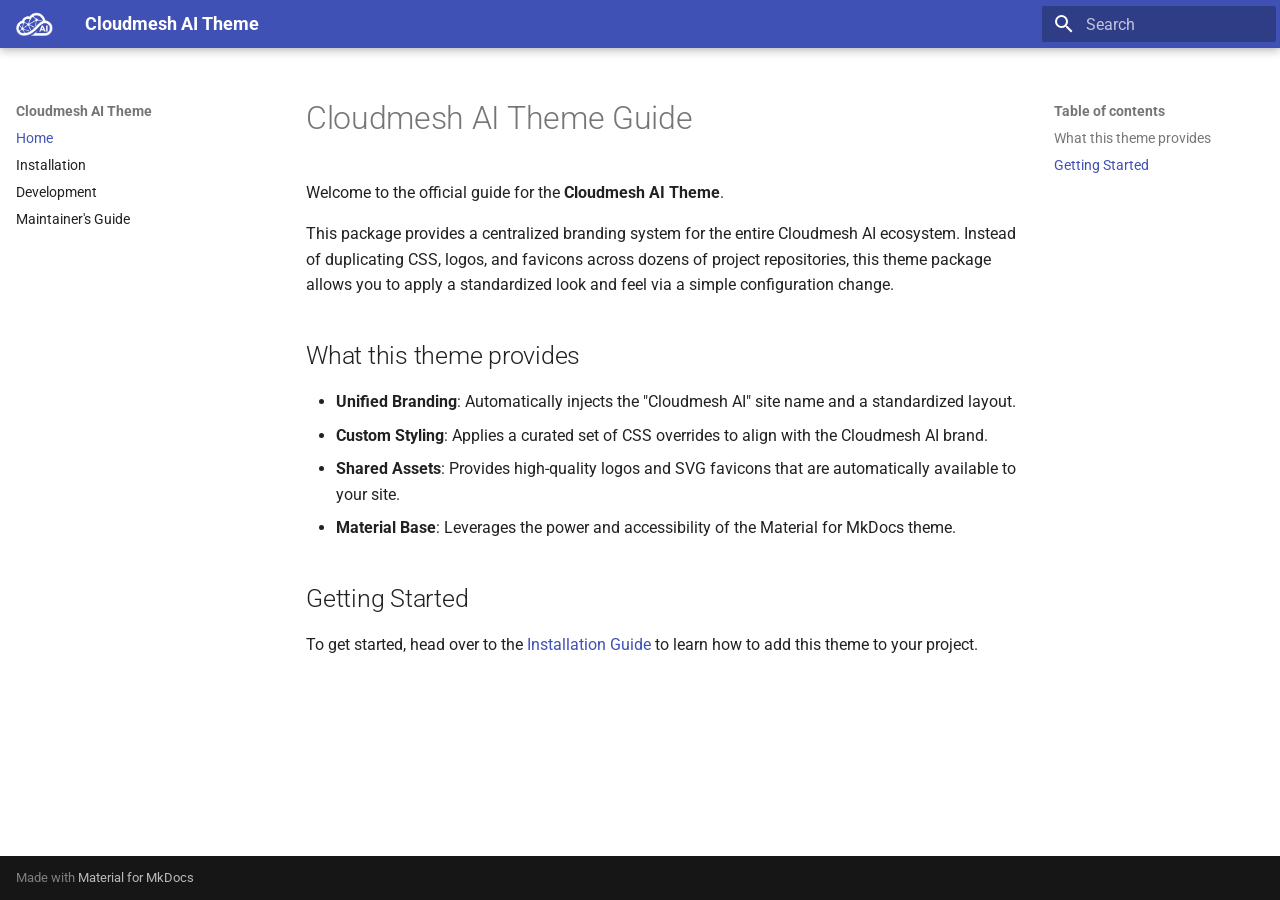
<file: index.html>
<!doctype html>
<html lang="en" class="no-js">
  <head>
    
      <meta charset="utf-8">
      <meta name="viewport" content="width=device-width,initial-scale=1">
      
      
      
      
      
        <link rel="next" href="installation/">
      
      
        
      
      
      <link rel="icon" href="assets/theme/favicon.svg">
      <meta name="generator" content="mkdocs-1.6.1, mkdocs-material-9.7.7">
    
    
      
        <title>Cloudmesh AI Theme</title>
      
    
    
      <link rel="stylesheet" href="assets/stylesheets/main.ec1eaa64.min.css">
      
        
        <link rel="stylesheet" href="assets/stylesheets/palette.ab4e12ef.min.css">
      
      


    
    
      
    
    
      
        
        
        <link rel="preconnect" href="https://fonts.gstatic.com" crossorigin>
        <link rel="stylesheet" href="https://fonts.googleapis.com/css?family=Roboto:300,300i,400,400i,700,700i%7CRoboto+Mono:400,400i,700,700i&display=fallback">
        <style>:root{--md-text-font:"Roboto";--md-code-font:"Roboto Mono"}</style>
      
    
    
    <script>__md_scope=new URL(".",location),__md_hash=e=>[...e].reduce(((e,_)=>(e<<5)-e+_.charCodeAt(0)),0),__md_get=(e,_=localStorage,t=__md_scope)=>JSON.parse(_.getItem(t.pathname+"."+e)),__md_set=(e,_,t=localStorage,a=__md_scope)=>{try{t.setItem(a.pathname+"."+e,JSON.stringify(_))}catch(e){}}</script>
    
      

    
    
  </head>
  
  
    
    
      
    
    
    
    
    <body dir="ltr" data-md-color-scheme="default" data-md-color-primary="#ff0000" data-md-color-accent="#ff0000">
  
    
    <input class="md-toggle" data-md-toggle="drawer" type="checkbox" id="__drawer" autocomplete="off">
    <input class="md-toggle" data-md-toggle="search" type="checkbox" id="__search" autocomplete="off">
    <label class="md-overlay" for="__drawer"></label>
    <div data-md-component="skip">
      
        
        <a href="#cloudmesh-ai-theme-guide" class="md-skip">
          Skip to content
        </a>
      
    </div>
    <div data-md-component="announce">
      
    </div>
    
    
      

  

<header class="md-header md-header--shadow" data-md-component="header">
  <nav class="md-header__inner md-grid" aria-label="Header">
    <a href="." title="Cloudmesh AI Theme" class="md-header__button md-logo" aria-label="Cloudmesh AI Theme" data-md-component="logo">
      
  <img src="assets/theme/logo-white.png" alt="logo">

    </a>
    <label class="md-header__button md-icon" for="__drawer">
      
      <svg xmlns="http://www.w3.org/2000/svg" viewBox="0 0 24 24"><path d="M3 6h18v2H3zm0 5h18v2H3zm0 5h18v2H3z"/></svg>
    </label>
    <div class="md-header__title" data-md-component="header-title">
      <div class="md-header__ellipsis">
        <div class="md-header__topic">
          <span class="md-ellipsis">
            Cloudmesh AI Theme
          </span>
        </div>
        <div class="md-header__topic" data-md-component="header-topic">
          <span class="md-ellipsis">
            
              Home
            
          </span>
        </div>
      </div>
    </div>
    
      
        <form class="md-header__option" data-md-component="palette">
  
    
    
    
    <input class="md-option" data-md-color-media="" data-md-color-scheme="default" data-md-color-primary="#ff0000" data-md-color-accent="#ff0000"  aria-hidden="true"  type="radio" name="__palette" id="__palette_0">
    
  
    
    
    
    <input class="md-option" data-md-color-media="" data-md-color-scheme="slate" data-md-color-primary="#ff0000" data-md-color-accent="#ff0000"  aria-hidden="true"  type="radio" name="__palette" id="__palette_1">
    
  
</form>
      
    
    
      <script>var palette=__md_get("__palette");if(palette&&palette.color){if("(prefers-color-scheme)"===palette.color.media){var media=matchMedia("(prefers-color-scheme: light)"),input=document.querySelector(media.matches?"[data-md-color-media='(prefers-color-scheme: light)']":"[data-md-color-media='(prefers-color-scheme: dark)']");palette.color.media=input.getAttribute("data-md-color-media"),palette.color.scheme=input.getAttribute("data-md-color-scheme"),palette.color.primary=input.getAttribute("data-md-color-primary"),palette.color.accent=input.getAttribute("data-md-color-accent")}for(var[key,value]of Object.entries(palette.color))document.body.setAttribute("data-md-color-"+key,value)}</script>
    
    
    
      
      
        <label class="md-header__button md-icon" for="__search">
          
          <svg xmlns="http://www.w3.org/2000/svg" viewBox="0 0 24 24"><path d="M9.5 3A6.5 6.5 0 0 1 16 9.5c0 1.61-.59 3.09-1.56 4.23l.27.27h.79l5 5-1.5 1.5-5-5v-.79l-.27-.27A6.52 6.52 0 0 1 9.5 16 6.5 6.5 0 0 1 3 9.5 6.5 6.5 0 0 1 9.5 3m0 2C7 5 5 7 5 9.5S7 14 9.5 14 14 12 14 9.5 12 5 9.5 5"/></svg>
        </label>
        <div class="md-search" data-md-component="search" role="dialog">
  <label class="md-search__overlay" for="__search"></label>
  <div class="md-search__inner" role="search">
    <form class="md-search__form" name="search">
      <input type="text" class="md-search__input" name="query" aria-label="Search" placeholder="Search" autocapitalize="off" autocorrect="off" autocomplete="off" spellcheck="false" data-md-component="search-query" required>
      <label class="md-search__icon md-icon" for="__search">
        
        <svg xmlns="http://www.w3.org/2000/svg" viewBox="0 0 24 24"><path d="M9.5 3A6.5 6.5 0 0 1 16 9.5c0 1.61-.59 3.09-1.56 4.23l.27.27h.79l5 5-1.5 1.5-5-5v-.79l-.27-.27A6.52 6.52 0 0 1 9.5 16 6.5 6.5 0 0 1 3 9.5 6.5 6.5 0 0 1 9.5 3m0 2C7 5 5 7 5 9.5S7 14 9.5 14 14 12 14 9.5 12 5 9.5 5"/></svg>
        
        <svg xmlns="http://www.w3.org/2000/svg" viewBox="0 0 24 24"><path d="M20 11v2H8l5.5 5.5-1.42 1.42L4.16 12l7.92-7.92L13.5 5.5 8 11z"/></svg>
      </label>
      <nav class="md-search__options" aria-label="Search">
        
        <button type="reset" class="md-search__icon md-icon" title="Clear" aria-label="Clear" tabindex="-1">
          
          <svg xmlns="http://www.w3.org/2000/svg" viewBox="0 0 24 24"><path d="M19 6.41 17.59 5 12 10.59 6.41 5 5 6.41 10.59 12 5 17.59 6.41 19 12 13.41 17.59 19 19 17.59 13.41 12z"/></svg>
        </button>
      </nav>
      
    </form>
    <div class="md-search__output">
      <div class="md-search__scrollwrap" tabindex="0" data-md-scrollfix>
        <div class="md-search-result" data-md-component="search-result">
          <div class="md-search-result__meta">
            Initializing search
          </div>
          <ol class="md-search-result__list" role="presentation"></ol>
        </div>
      </div>
    </div>
  </div>
</div>
      
    
    
  </nav>
  
</header>
    
    <div class="md-container" data-md-component="container">
      
      
        
          
        
      
      <main class="md-main" data-md-component="main">
        <div class="md-main__inner md-grid">
          
            
              
              <div class="md-sidebar md-sidebar--primary" data-md-component="sidebar" data-md-type="navigation" >
                <div class="md-sidebar__scrollwrap">
                  <div class="md-sidebar__inner">
                    



<nav class="md-nav md-nav--primary" aria-label="Navigation" data-md-level="0">
  <label class="md-nav__title" for="__drawer">
    <a href="." title="Cloudmesh AI Theme" class="md-nav__button md-logo" aria-label="Cloudmesh AI Theme" data-md-component="logo">
      
  <img src="assets/theme/logo-white.png" alt="logo">

    </a>
    Cloudmesh AI Theme
  </label>
  
  <ul class="md-nav__list" data-md-scrollfix>
    
      
      
  
  
    
  
  
  
    <li class="md-nav__item md-nav__item--active">
      
      <input class="md-nav__toggle md-toggle" type="checkbox" id="__toc">
      
      
        
      
      
        <label class="md-nav__link md-nav__link--active" for="__toc">
          
  
  
  <span class="md-ellipsis">
    
  
    Home
  

    
  </span>
  
  

          <span class="md-nav__icon md-icon"></span>
        </label>
      
      <a href="." class="md-nav__link md-nav__link--active">
        
  
  
  <span class="md-ellipsis">
    
  
    Home
  

    
  </span>
  
  

      </a>
      
        

<nav class="md-nav md-nav--secondary" aria-label="Table of contents">
  
  
  
    
  
  
    <label class="md-nav__title" for="__toc">
      <span class="md-nav__icon md-icon"></span>
      Table of contents
    </label>
    <ul class="md-nav__list" data-md-component="toc" data-md-scrollfix>
      
        <li class="md-nav__item">
  <a href="#what-this-theme-provides" class="md-nav__link">
    <span class="md-ellipsis">
      
        What this theme provides
      
    </span>
  </a>
  
</li>
      
        <li class="md-nav__item">
  <a href="#getting-started" class="md-nav__link">
    <span class="md-ellipsis">
      
        Getting Started
      
    </span>
  </a>
  
</li>
      
    </ul>
  
</nav>
      
    </li>
  

    
      
      
  
  
  
  
    <li class="md-nav__item">
      <a href="installation/" class="md-nav__link">
        
  
  
  <span class="md-ellipsis">
    
  
    Installation
  

    
  </span>
  
  

      </a>
    </li>
  

    
      
      
  
  
  
  
    <li class="md-nav__item">
      <a href="development/" class="md-nav__link">
        
  
  
  <span class="md-ellipsis">
    
  
    Development
  

    
  </span>
  
  

      </a>
    </li>
  

    
      
      
  
  
  
  
    <li class="md-nav__item">
      <a href="maintainer/" class="md-nav__link">
        
  
  
  <span class="md-ellipsis">
    
  
    Maintainer's Guide
  

    
  </span>
  
  

      </a>
    </li>
  

    
  </ul>
</nav>
                  </div>
                </div>
              </div>
            
            
              
              <div class="md-sidebar md-sidebar--secondary" data-md-component="sidebar" data-md-type="toc" >
                <div class="md-sidebar__scrollwrap">
                  <div class="md-sidebar__inner">
                    

<nav class="md-nav md-nav--secondary" aria-label="Table of contents">
  
  
  
    
  
  
    <label class="md-nav__title" for="__toc">
      <span class="md-nav__icon md-icon"></span>
      Table of contents
    </label>
    <ul class="md-nav__list" data-md-component="toc" data-md-scrollfix>
      
        <li class="md-nav__item">
  <a href="#what-this-theme-provides" class="md-nav__link">
    <span class="md-ellipsis">
      
        What this theme provides
      
    </span>
  </a>
  
</li>
      
        <li class="md-nav__item">
  <a href="#getting-started" class="md-nav__link">
    <span class="md-ellipsis">
      
        Getting Started
      
    </span>
  </a>
  
</li>
      
    </ul>
  
</nav>
                  </div>
                </div>
              </div>
            
          
          
            <div class="md-content" data-md-component="content">
              
              <article class="md-content__inner md-typeset">
                
                  




<style>
.doc-object { 
    border: 1px solid rgba(0, 0, 0, 0.2) !important; 
    border-radius: 4px !important; 
    padding: 0.5rem !important; 
    margin: 0.5rem 0 !important; 
    background-color: #ffffff !important;
}

.doc-object .doc-object {
    background-color: transparent !important;
}

[data-md-color-scheme="slate"] .doc-object {
    border: 1px solid rgba(255, 255, 255, 0.2) !important;
}

/* Remove width restrictions to allow content to fill available space */
:root {
    --md-content-max-width: 100% !important;
}

.md-content__inner, 
.md-main__inner,
.md-grid {
    max-width: none !important;
    width: 100% !important;
}

/* Add breathing room between the middle column and sidebars */
.md-content__inner {
    padding-left: 2rem !important;
    padding-right: 2rem !important;
}
</style>
<h1 id="cloudmesh-ai-theme-guide">Cloudmesh AI Theme Guide</h1>
<p>Welcome to the official guide for the <strong>Cloudmesh AI Theme</strong>. </p>
<p>This package provides a centralized branding system for the entire Cloudmesh AI ecosystem. Instead of duplicating CSS, logos, and favicons across dozens of project repositories, this theme package allows you to apply a standardized look and feel via a simple configuration change.</p>
<h2 id="what-this-theme-provides">What this theme provides</h2>
<ul>
<li><strong>Unified Branding</strong>: Automatically injects the "Cloudmesh AI" site name and a standardized layout.</li>
<li><strong>Custom Styling</strong>: Applies a curated set of CSS overrides to align with the Cloudmesh AI brand.</li>
<li><strong>Shared Assets</strong>: Provides high-quality logos and SVG favicons that are automatically available to your site.</li>
<li><strong>Material Base</strong>: Leverages the power and accessibility of the Material for MkDocs theme.</li>
</ul>
<h2 id="getting-started">Getting Started</h2>
<p>To get started, head over to the <a href="installation/">Installation Guide</a> to learn how to add this theme to your project.</p>












                
              </article>
            </div>
          
          
<script>var target=document.getElementById(location.hash.slice(1));target&&target.name&&(target.checked=target.name.startsWith("__tabbed_"))</script>
        </div>
        
      </main>
      
        <footer class="md-footer">
  
  <div class="md-footer-meta md-typeset">
    <div class="md-footer-meta__inner md-grid">
      <div class="md-copyright">
  
  
    Made with
    <a href="https://squidfunk.github.io/mkdocs-material/" target="_blank" rel="noopener">
      Material for MkDocs
    </a>
  
</div>
      
    </div>
  </div>
</footer>
      
    </div>
    <div class="md-dialog" data-md-component="dialog">
      <div class="md-dialog__inner md-typeset"></div>
    </div>
    
    
    
      
      
      <script id="__config" type="application/json">{"annotate": null, "base": ".", "features": ["content.code.copy"], "search": "assets/javascripts/workers/search.2c215733.min.js", "tags": null, "translations": {"clipboard.copied": "Copied to clipboard", "clipboard.copy": "Copy to clipboard", "search.result.more.one": "1 more on this page", "search.result.more.other": "# more on this page", "search.result.none": "No matching documents", "search.result.one": "1 matching document", "search.result.other": "# matching documents", "search.result.placeholder": "Type to start searching", "search.result.term.missing": "Missing", "select.version": "Select version"}, "version": null}</script>
    
    
      <script src="assets/javascripts/bundle.d7400e89.min.js"></script>
      
    
  </body>
</html>
</file>
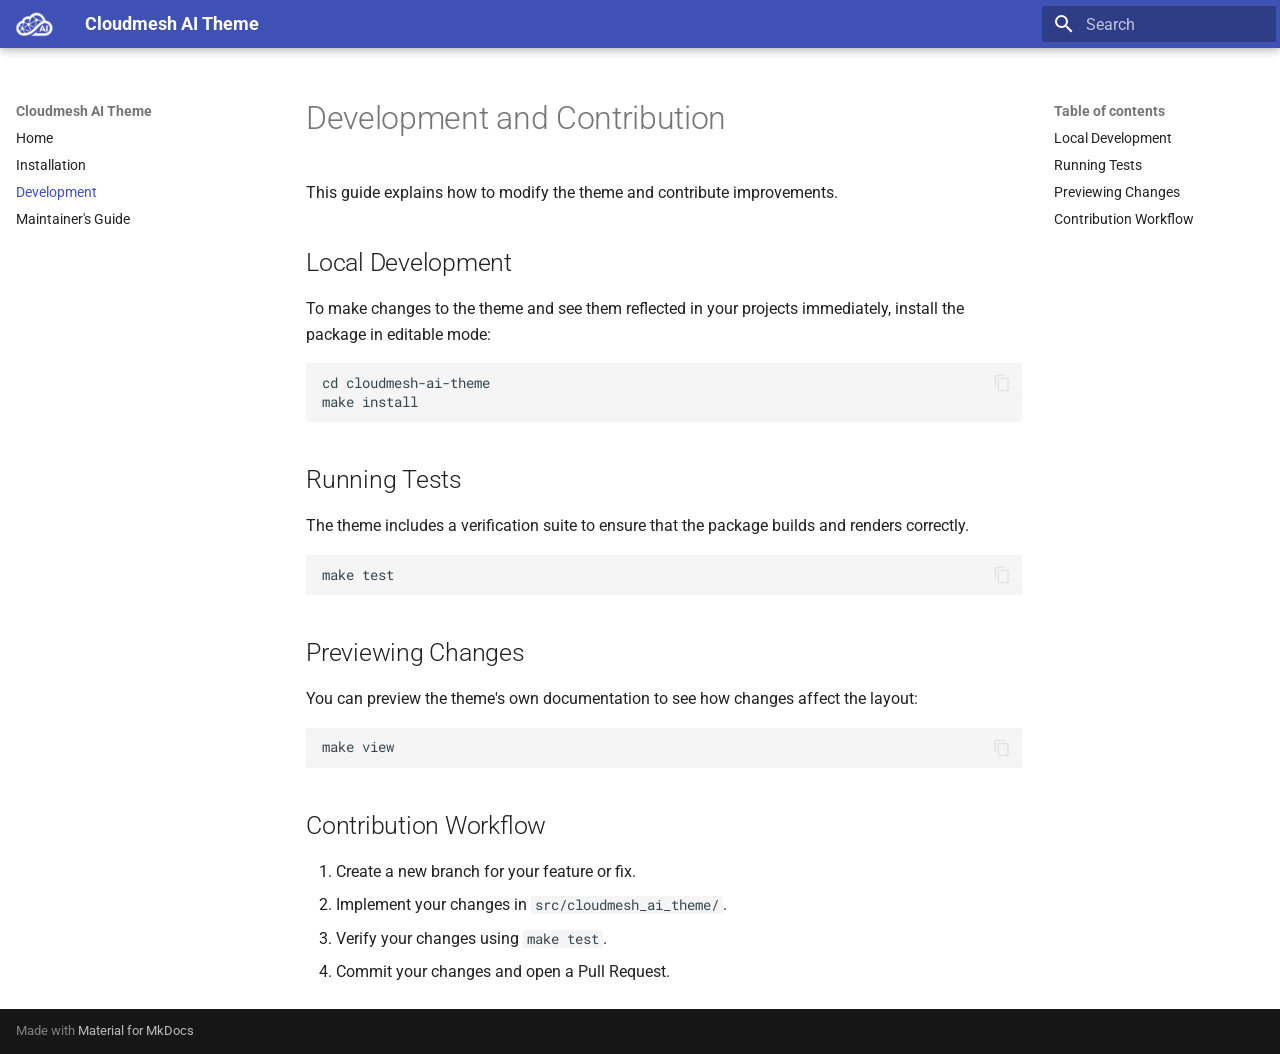
<file: development/index.html>
<!doctype html>
<html lang="en" class="no-js">
  <head>
    
      <meta charset="utf-8">
      <meta name="viewport" content="width=device-width,initial-scale=1">
      
      
      
      
        <link rel="prev" href="../installation/">
      
      
        <link rel="next" href="../maintainer/">
      
      
        
      
      
      <link rel="icon" href="../assets/theme/favicon.svg">
      <meta name="generator" content="mkdocs-1.6.1, mkdocs-material-9.7.7">
    
    
      
        <title>Development - Cloudmesh AI Theme</title>
      
    
    
      <link rel="stylesheet" href="../assets/stylesheets/main.ec1eaa64.min.css">
      
        
        <link rel="stylesheet" href="../assets/stylesheets/palette.ab4e12ef.min.css">
      
      


    
    
      
    
    
      
        
        
        <link rel="preconnect" href="https://fonts.gstatic.com" crossorigin>
        <link rel="stylesheet" href="https://fonts.googleapis.com/css?family=Roboto:300,300i,400,400i,700,700i%7CRoboto+Mono:400,400i,700,700i&display=fallback">
        <style>:root{--md-text-font:"Roboto";--md-code-font:"Roboto Mono"}</style>
      
    
    
    <script>__md_scope=new URL("..",location),__md_hash=e=>[...e].reduce(((e,_)=>(e<<5)-e+_.charCodeAt(0)),0),__md_get=(e,_=localStorage,t=__md_scope)=>JSON.parse(_.getItem(t.pathname+"."+e)),__md_set=(e,_,t=localStorage,a=__md_scope)=>{try{t.setItem(a.pathname+"."+e,JSON.stringify(_))}catch(e){}}</script>
    
      

    
    
  </head>
  
  
    
    
      
    
    
    
    
    <body dir="ltr" data-md-color-scheme="default" data-md-color-primary="#ff0000" data-md-color-accent="#ff0000">
  
    
    <input class="md-toggle" data-md-toggle="drawer" type="checkbox" id="__drawer" autocomplete="off">
    <input class="md-toggle" data-md-toggle="search" type="checkbox" id="__search" autocomplete="off">
    <label class="md-overlay" for="__drawer"></label>
    <div data-md-component="skip">
      
        
        <a href="#development-and-contribution" class="md-skip">
          Skip to content
        </a>
      
    </div>
    <div data-md-component="announce">
      
    </div>
    
    
      

  

<header class="md-header md-header--shadow" data-md-component="header">
  <nav class="md-header__inner md-grid" aria-label="Header">
    <a href=".." title="Cloudmesh AI Theme" class="md-header__button md-logo" aria-label="Cloudmesh AI Theme" data-md-component="logo">
      
  <img src="../assets/theme/logo-white.png" alt="logo">

    </a>
    <label class="md-header__button md-icon" for="__drawer">
      
      <svg xmlns="http://www.w3.org/2000/svg" viewBox="0 0 24 24"><path d="M3 6h18v2H3zm0 5h18v2H3zm0 5h18v2H3z"/></svg>
    </label>
    <div class="md-header__title" data-md-component="header-title">
      <div class="md-header__ellipsis">
        <div class="md-header__topic">
          <span class="md-ellipsis">
            Cloudmesh AI Theme
          </span>
        </div>
        <div class="md-header__topic" data-md-component="header-topic">
          <span class="md-ellipsis">
            
              Development
            
          </span>
        </div>
      </div>
    </div>
    
      
        <form class="md-header__option" data-md-component="palette">
  
    
    
    
    <input class="md-option" data-md-color-media="" data-md-color-scheme="default" data-md-color-primary="#ff0000" data-md-color-accent="#ff0000"  aria-hidden="true"  type="radio" name="__palette" id="__palette_0">
    
  
    
    
    
    <input class="md-option" data-md-color-media="" data-md-color-scheme="slate" data-md-color-primary="#ff0000" data-md-color-accent="#ff0000"  aria-hidden="true"  type="radio" name="__palette" id="__palette_1">
    
  
</form>
      
    
    
      <script>var palette=__md_get("__palette");if(palette&&palette.color){if("(prefers-color-scheme)"===palette.color.media){var media=matchMedia("(prefers-color-scheme: light)"),input=document.querySelector(media.matches?"[data-md-color-media='(prefers-color-scheme: light)']":"[data-md-color-media='(prefers-color-scheme: dark)']");palette.color.media=input.getAttribute("data-md-color-media"),palette.color.scheme=input.getAttribute("data-md-color-scheme"),palette.color.primary=input.getAttribute("data-md-color-primary"),palette.color.accent=input.getAttribute("data-md-color-accent")}for(var[key,value]of Object.entries(palette.color))document.body.setAttribute("data-md-color-"+key,value)}</script>
    
    
    
      
      
        <label class="md-header__button md-icon" for="__search">
          
          <svg xmlns="http://www.w3.org/2000/svg" viewBox="0 0 24 24"><path d="M9.5 3A6.5 6.5 0 0 1 16 9.5c0 1.61-.59 3.09-1.56 4.23l.27.27h.79l5 5-1.5 1.5-5-5v-.79l-.27-.27A6.52 6.52 0 0 1 9.5 16 6.5 6.5 0 0 1 3 9.5 6.5 6.5 0 0 1 9.5 3m0 2C7 5 5 7 5 9.5S7 14 9.5 14 14 12 14 9.5 12 5 9.5 5"/></svg>
        </label>
        <div class="md-search" data-md-component="search" role="dialog">
  <label class="md-search__overlay" for="__search"></label>
  <div class="md-search__inner" role="search">
    <form class="md-search__form" name="search">
      <input type="text" class="md-search__input" name="query" aria-label="Search" placeholder="Search" autocapitalize="off" autocorrect="off" autocomplete="off" spellcheck="false" data-md-component="search-query" required>
      <label class="md-search__icon md-icon" for="__search">
        
        <svg xmlns="http://www.w3.org/2000/svg" viewBox="0 0 24 24"><path d="M9.5 3A6.5 6.5 0 0 1 16 9.5c0 1.61-.59 3.09-1.56 4.23l.27.27h.79l5 5-1.5 1.5-5-5v-.79l-.27-.27A6.52 6.52 0 0 1 9.5 16 6.5 6.5 0 0 1 3 9.5 6.5 6.5 0 0 1 9.5 3m0 2C7 5 5 7 5 9.5S7 14 9.5 14 14 12 14 9.5 12 5 9.5 5"/></svg>
        
        <svg xmlns="http://www.w3.org/2000/svg" viewBox="0 0 24 24"><path d="M20 11v2H8l5.5 5.5-1.42 1.42L4.16 12l7.92-7.92L13.5 5.5 8 11z"/></svg>
      </label>
      <nav class="md-search__options" aria-label="Search">
        
        <button type="reset" class="md-search__icon md-icon" title="Clear" aria-label="Clear" tabindex="-1">
          
          <svg xmlns="http://www.w3.org/2000/svg" viewBox="0 0 24 24"><path d="M19 6.41 17.59 5 12 10.59 6.41 5 5 6.41 10.59 12 5 17.59 6.41 19 12 13.41 17.59 19 19 17.59 13.41 12z"/></svg>
        </button>
      </nav>
      
    </form>
    <div class="md-search__output">
      <div class="md-search__scrollwrap" tabindex="0" data-md-scrollfix>
        <div class="md-search-result" data-md-component="search-result">
          <div class="md-search-result__meta">
            Initializing search
          </div>
          <ol class="md-search-result__list" role="presentation"></ol>
        </div>
      </div>
    </div>
  </div>
</div>
      
    
    
  </nav>
  
</header>
    
    <div class="md-container" data-md-component="container">
      
      
        
          
        
      
      <main class="md-main" data-md-component="main">
        <div class="md-main__inner md-grid">
          
            
              
              <div class="md-sidebar md-sidebar--primary" data-md-component="sidebar" data-md-type="navigation" >
                <div class="md-sidebar__scrollwrap">
                  <div class="md-sidebar__inner">
                    



<nav class="md-nav md-nav--primary" aria-label="Navigation" data-md-level="0">
  <label class="md-nav__title" for="__drawer">
    <a href=".." title="Cloudmesh AI Theme" class="md-nav__button md-logo" aria-label="Cloudmesh AI Theme" data-md-component="logo">
      
  <img src="../assets/theme/logo-white.png" alt="logo">

    </a>
    Cloudmesh AI Theme
  </label>
  
  <ul class="md-nav__list" data-md-scrollfix>
    
      
      
  
  
  
  
    <li class="md-nav__item">
      <a href=".." class="md-nav__link">
        
  
  
  <span class="md-ellipsis">
    
  
    Home
  

    
  </span>
  
  

      </a>
    </li>
  

    
      
      
  
  
  
  
    <li class="md-nav__item">
      <a href="../installation/" class="md-nav__link">
        
  
  
  <span class="md-ellipsis">
    
  
    Installation
  

    
  </span>
  
  

      </a>
    </li>
  

    
      
      
  
  
    
  
  
  
    <li class="md-nav__item md-nav__item--active">
      
      <input class="md-nav__toggle md-toggle" type="checkbox" id="__toc">
      
      
        
      
      
        <label class="md-nav__link md-nav__link--active" for="__toc">
          
  
  
  <span class="md-ellipsis">
    
  
    Development
  

    
  </span>
  
  

          <span class="md-nav__icon md-icon"></span>
        </label>
      
      <a href="./" class="md-nav__link md-nav__link--active">
        
  
  
  <span class="md-ellipsis">
    
  
    Development
  

    
  </span>
  
  

      </a>
      
        

<nav class="md-nav md-nav--secondary" aria-label="Table of contents">
  
  
  
    
  
  
    <label class="md-nav__title" for="__toc">
      <span class="md-nav__icon md-icon"></span>
      Table of contents
    </label>
    <ul class="md-nav__list" data-md-component="toc" data-md-scrollfix>
      
        <li class="md-nav__item">
  <a href="#local-development" class="md-nav__link">
    <span class="md-ellipsis">
      
        Local Development
      
    </span>
  </a>
  
</li>
      
        <li class="md-nav__item">
  <a href="#running-tests" class="md-nav__link">
    <span class="md-ellipsis">
      
        Running Tests
      
    </span>
  </a>
  
</li>
      
        <li class="md-nav__item">
  <a href="#previewing-changes" class="md-nav__link">
    <span class="md-ellipsis">
      
        Previewing Changes
      
    </span>
  </a>
  
</li>
      
        <li class="md-nav__item">
  <a href="#contribution-workflow" class="md-nav__link">
    <span class="md-ellipsis">
      
        Contribution Workflow
      
    </span>
  </a>
  
</li>
      
    </ul>
  
</nav>
      
    </li>
  

    
      
      
  
  
  
  
    <li class="md-nav__item">
      <a href="../maintainer/" class="md-nav__link">
        
  
  
  <span class="md-ellipsis">
    
  
    Maintainer's Guide
  

    
  </span>
  
  

      </a>
    </li>
  

    
  </ul>
</nav>
                  </div>
                </div>
              </div>
            
            
              
              <div class="md-sidebar md-sidebar--secondary" data-md-component="sidebar" data-md-type="toc" >
                <div class="md-sidebar__scrollwrap">
                  <div class="md-sidebar__inner">
                    

<nav class="md-nav md-nav--secondary" aria-label="Table of contents">
  
  
  
    
  
  
    <label class="md-nav__title" for="__toc">
      <span class="md-nav__icon md-icon"></span>
      Table of contents
    </label>
    <ul class="md-nav__list" data-md-component="toc" data-md-scrollfix>
      
        <li class="md-nav__item">
  <a href="#local-development" class="md-nav__link">
    <span class="md-ellipsis">
      
        Local Development
      
    </span>
  </a>
  
</li>
      
        <li class="md-nav__item">
  <a href="#running-tests" class="md-nav__link">
    <span class="md-ellipsis">
      
        Running Tests
      
    </span>
  </a>
  
</li>
      
        <li class="md-nav__item">
  <a href="#previewing-changes" class="md-nav__link">
    <span class="md-ellipsis">
      
        Previewing Changes
      
    </span>
  </a>
  
</li>
      
        <li class="md-nav__item">
  <a href="#contribution-workflow" class="md-nav__link">
    <span class="md-ellipsis">
      
        Contribution Workflow
      
    </span>
  </a>
  
</li>
      
    </ul>
  
</nav>
                  </div>
                </div>
              </div>
            
          
          
            <div class="md-content" data-md-component="content">
              
              <article class="md-content__inner md-typeset">
                
                  




<style>
.doc-object { 
    border: 1px solid rgba(0, 0, 0, 0.2) !important; 
    border-radius: 4px !important; 
    padding: 0.5rem !important; 
    margin: 0.5rem 0 !important; 
    background-color: #ffffff !important;
}

.doc-object .doc-object {
    background-color: transparent !important;
}

[data-md-color-scheme="slate"] .doc-object {
    border: 1px solid rgba(255, 255, 255, 0.2) !important;
}

/* Remove width restrictions to allow content to fill available space */
:root {
    --md-content-max-width: 100% !important;
}

.md-content__inner, 
.md-main__inner,
.md-grid {
    max-width: none !important;
    width: 100% !important;
}

/* Add breathing room between the middle column and sidebars */
.md-content__inner {
    padding-left: 2rem !important;
    padding-right: 2rem !important;
}
</style>
<h1 id="development-and-contribution">Development and Contribution</h1>
<p>This guide explains how to modify the theme and contribute improvements.</p>
<h2 id="local-development">Local Development</h2>
<p>To make changes to the theme and see them reflected in your projects immediately, install the package in editable mode:</p>
<pre><code class="language-bash">cd cloudmesh-ai-theme
make install
</code></pre>
<h2 id="running-tests">Running Tests</h2>
<p>The theme includes a verification suite to ensure that the package builds and renders correctly.</p>
<pre><code class="language-bash">make test
</code></pre>
<h2 id="previewing-changes">Previewing Changes</h2>
<p>You can preview the theme's own documentation to see how changes affect the layout:</p>
<pre><code class="language-bash">make view
</code></pre>
<h2 id="contribution-workflow">Contribution Workflow</h2>
<ol>
<li>Create a new branch for your feature or fix.</li>
<li>Implement your changes in <code>src/cloudmesh_ai_theme/</code>.</li>
<li>Verify your changes using <code>make test</code>.</li>
<li>Commit your changes and open a Pull Request.</li>
</ol>












                
              </article>
            </div>
          
          
<script>var target=document.getElementById(location.hash.slice(1));target&&target.name&&(target.checked=target.name.startsWith("__tabbed_"))</script>
        </div>
        
      </main>
      
        <footer class="md-footer">
  
  <div class="md-footer-meta md-typeset">
    <div class="md-footer-meta__inner md-grid">
      <div class="md-copyright">
  
  
    Made with
    <a href="https://squidfunk.github.io/mkdocs-material/" target="_blank" rel="noopener">
      Material for MkDocs
    </a>
  
</div>
      
    </div>
  </div>
</footer>
      
    </div>
    <div class="md-dialog" data-md-component="dialog">
      <div class="md-dialog__inner md-typeset"></div>
    </div>
    
    
    
      
      
      <script id="__config" type="application/json">{"annotate": null, "base": "..", "features": ["content.code.copy"], "search": "../assets/javascripts/workers/search.2c215733.min.js", "tags": null, "translations": {"clipboard.copied": "Copied to clipboard", "clipboard.copy": "Copy to clipboard", "search.result.more.one": "1 more on this page", "search.result.more.other": "# more on this page", "search.result.none": "No matching documents", "search.result.one": "1 matching document", "search.result.other": "# matching documents", "search.result.placeholder": "Type to start searching", "search.result.term.missing": "Missing", "select.version": "Select version"}, "version": null}</script>
    
    
      <script src="../assets/javascripts/bundle.d7400e89.min.js"></script>
      
    
  </body>
</html>
</file>
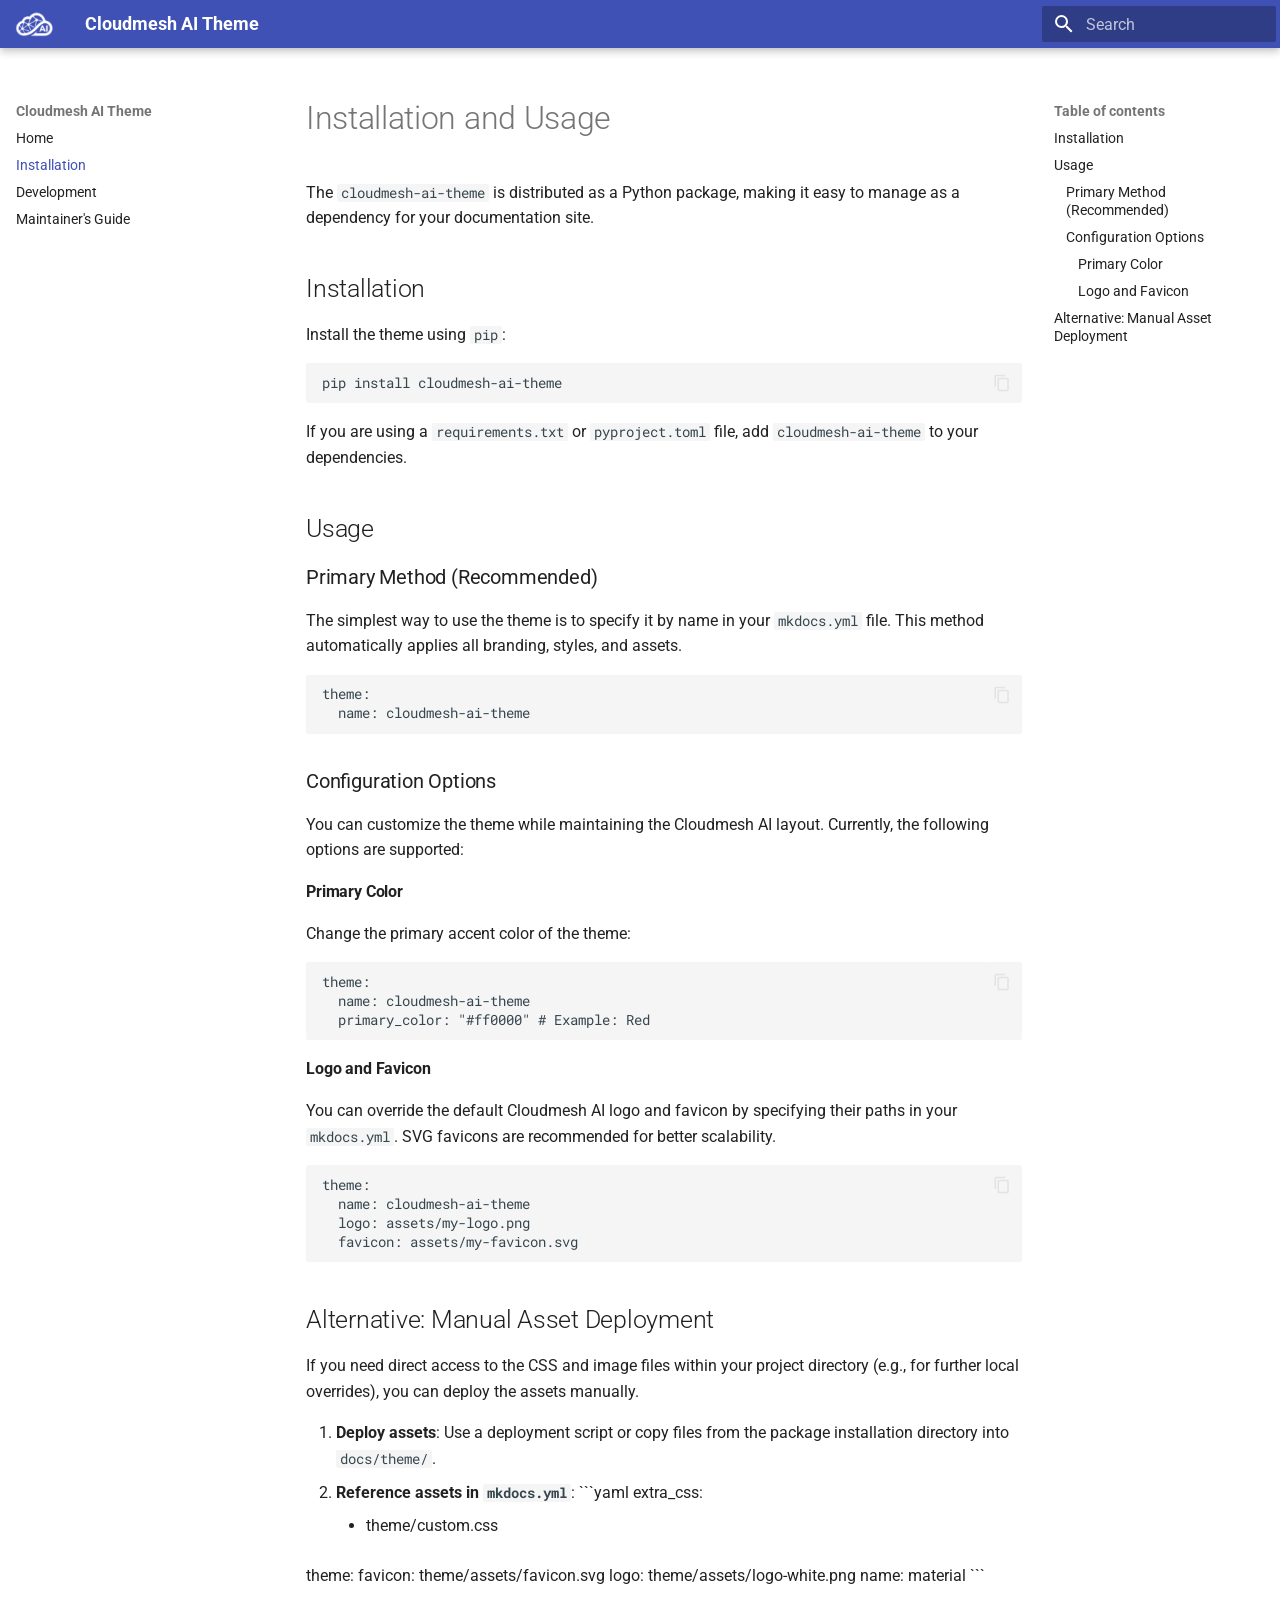
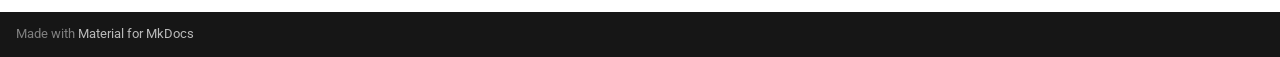
<file: installation/index.html>
<!doctype html>
<html lang="en" class="no-js">
  <head>
    
      <meta charset="utf-8">
      <meta name="viewport" content="width=device-width,initial-scale=1">
      
      
      
      
        <link rel="prev" href="..">
      
      
        <link rel="next" href="../development/">
      
      
        
      
      
      <link rel="icon" href="../assets/theme/favicon.svg">
      <meta name="generator" content="mkdocs-1.6.1, mkdocs-material-9.7.7">
    
    
      
        <title>Installation - Cloudmesh AI Theme</title>
      
    
    
      <link rel="stylesheet" href="../assets/stylesheets/main.ec1eaa64.min.css">
      
        
        <link rel="stylesheet" href="../assets/stylesheets/palette.ab4e12ef.min.css">
      
      


    
    
      
    
    
      
        
        
        <link rel="preconnect" href="https://fonts.gstatic.com" crossorigin>
        <link rel="stylesheet" href="https://fonts.googleapis.com/css?family=Roboto:300,300i,400,400i,700,700i%7CRoboto+Mono:400,400i,700,700i&display=fallback">
        <style>:root{--md-text-font:"Roboto";--md-code-font:"Roboto Mono"}</style>
      
    
    
    <script>__md_scope=new URL("..",location),__md_hash=e=>[...e].reduce(((e,_)=>(e<<5)-e+_.charCodeAt(0)),0),__md_get=(e,_=localStorage,t=__md_scope)=>JSON.parse(_.getItem(t.pathname+"."+e)),__md_set=(e,_,t=localStorage,a=__md_scope)=>{try{t.setItem(a.pathname+"."+e,JSON.stringify(_))}catch(e){}}</script>
    
      

    
    
  </head>
  
  
    
    
      
    
    
    
    
    <body dir="ltr" data-md-color-scheme="default" data-md-color-primary="#ff0000" data-md-color-accent="#ff0000">
  
    
    <input class="md-toggle" data-md-toggle="drawer" type="checkbox" id="__drawer" autocomplete="off">
    <input class="md-toggle" data-md-toggle="search" type="checkbox" id="__search" autocomplete="off">
    <label class="md-overlay" for="__drawer"></label>
    <div data-md-component="skip">
      
        
        <a href="#installation-and-usage" class="md-skip">
          Skip to content
        </a>
      
    </div>
    <div data-md-component="announce">
      
    </div>
    
    
      

  

<header class="md-header md-header--shadow" data-md-component="header">
  <nav class="md-header__inner md-grid" aria-label="Header">
    <a href=".." title="Cloudmesh AI Theme" class="md-header__button md-logo" aria-label="Cloudmesh AI Theme" data-md-component="logo">
      
  <img src="../assets/theme/logo-white.png" alt="logo">

    </a>
    <label class="md-header__button md-icon" for="__drawer">
      
      <svg xmlns="http://www.w3.org/2000/svg" viewBox="0 0 24 24"><path d="M3 6h18v2H3zm0 5h18v2H3zm0 5h18v2H3z"/></svg>
    </label>
    <div class="md-header__title" data-md-component="header-title">
      <div class="md-header__ellipsis">
        <div class="md-header__topic">
          <span class="md-ellipsis">
            Cloudmesh AI Theme
          </span>
        </div>
        <div class="md-header__topic" data-md-component="header-topic">
          <span class="md-ellipsis">
            
              Installation
            
          </span>
        </div>
      </div>
    </div>
    
      
        <form class="md-header__option" data-md-component="palette">
  
    
    
    
    <input class="md-option" data-md-color-media="" data-md-color-scheme="default" data-md-color-primary="#ff0000" data-md-color-accent="#ff0000"  aria-hidden="true"  type="radio" name="__palette" id="__palette_0">
    
  
    
    
    
    <input class="md-option" data-md-color-media="" data-md-color-scheme="slate" data-md-color-primary="#ff0000" data-md-color-accent="#ff0000"  aria-hidden="true"  type="radio" name="__palette" id="__palette_1">
    
  
</form>
      
    
    
      <script>var palette=__md_get("__palette");if(palette&&palette.color){if("(prefers-color-scheme)"===palette.color.media){var media=matchMedia("(prefers-color-scheme: light)"),input=document.querySelector(media.matches?"[data-md-color-media='(prefers-color-scheme: light)']":"[data-md-color-media='(prefers-color-scheme: dark)']");palette.color.media=input.getAttribute("data-md-color-media"),palette.color.scheme=input.getAttribute("data-md-color-scheme"),palette.color.primary=input.getAttribute("data-md-color-primary"),palette.color.accent=input.getAttribute("data-md-color-accent")}for(var[key,value]of Object.entries(palette.color))document.body.setAttribute("data-md-color-"+key,value)}</script>
    
    
    
      
      
        <label class="md-header__button md-icon" for="__search">
          
          <svg xmlns="http://www.w3.org/2000/svg" viewBox="0 0 24 24"><path d="M9.5 3A6.5 6.5 0 0 1 16 9.5c0 1.61-.59 3.09-1.56 4.23l.27.27h.79l5 5-1.5 1.5-5-5v-.79l-.27-.27A6.52 6.52 0 0 1 9.5 16 6.5 6.5 0 0 1 3 9.5 6.5 6.5 0 0 1 9.5 3m0 2C7 5 5 7 5 9.5S7 14 9.5 14 14 12 14 9.5 12 5 9.5 5"/></svg>
        </label>
        <div class="md-search" data-md-component="search" role="dialog">
  <label class="md-search__overlay" for="__search"></label>
  <div class="md-search__inner" role="search">
    <form class="md-search__form" name="search">
      <input type="text" class="md-search__input" name="query" aria-label="Search" placeholder="Search" autocapitalize="off" autocorrect="off" autocomplete="off" spellcheck="false" data-md-component="search-query" required>
      <label class="md-search__icon md-icon" for="__search">
        
        <svg xmlns="http://www.w3.org/2000/svg" viewBox="0 0 24 24"><path d="M9.5 3A6.5 6.5 0 0 1 16 9.5c0 1.61-.59 3.09-1.56 4.23l.27.27h.79l5 5-1.5 1.5-5-5v-.79l-.27-.27A6.52 6.52 0 0 1 9.5 16 6.5 6.5 0 0 1 3 9.5 6.5 6.5 0 0 1 9.5 3m0 2C7 5 5 7 5 9.5S7 14 9.5 14 14 12 14 9.5 12 5 9.5 5"/></svg>
        
        <svg xmlns="http://www.w3.org/2000/svg" viewBox="0 0 24 24"><path d="M20 11v2H8l5.5 5.5-1.42 1.42L4.16 12l7.92-7.92L13.5 5.5 8 11z"/></svg>
      </label>
      <nav class="md-search__options" aria-label="Search">
        
        <button type="reset" class="md-search__icon md-icon" title="Clear" aria-label="Clear" tabindex="-1">
          
          <svg xmlns="http://www.w3.org/2000/svg" viewBox="0 0 24 24"><path d="M19 6.41 17.59 5 12 10.59 6.41 5 5 6.41 10.59 12 5 17.59 6.41 19 12 13.41 17.59 19 19 17.59 13.41 12z"/></svg>
        </button>
      </nav>
      
    </form>
    <div class="md-search__output">
      <div class="md-search__scrollwrap" tabindex="0" data-md-scrollfix>
        <div class="md-search-result" data-md-component="search-result">
          <div class="md-search-result__meta">
            Initializing search
          </div>
          <ol class="md-search-result__list" role="presentation"></ol>
        </div>
      </div>
    </div>
  </div>
</div>
      
    
    
  </nav>
  
</header>
    
    <div class="md-container" data-md-component="container">
      
      
        
          
        
      
      <main class="md-main" data-md-component="main">
        <div class="md-main__inner md-grid">
          
            
              
              <div class="md-sidebar md-sidebar--primary" data-md-component="sidebar" data-md-type="navigation" >
                <div class="md-sidebar__scrollwrap">
                  <div class="md-sidebar__inner">
                    



<nav class="md-nav md-nav--primary" aria-label="Navigation" data-md-level="0">
  <label class="md-nav__title" for="__drawer">
    <a href=".." title="Cloudmesh AI Theme" class="md-nav__button md-logo" aria-label="Cloudmesh AI Theme" data-md-component="logo">
      
  <img src="../assets/theme/logo-white.png" alt="logo">

    </a>
    Cloudmesh AI Theme
  </label>
  
  <ul class="md-nav__list" data-md-scrollfix>
    
      
      
  
  
  
  
    <li class="md-nav__item">
      <a href=".." class="md-nav__link">
        
  
  
  <span class="md-ellipsis">
    
  
    Home
  

    
  </span>
  
  

      </a>
    </li>
  

    
      
      
  
  
    
  
  
  
    <li class="md-nav__item md-nav__item--active">
      
      <input class="md-nav__toggle md-toggle" type="checkbox" id="__toc">
      
      
        
      
      
        <label class="md-nav__link md-nav__link--active" for="__toc">
          
  
  
  <span class="md-ellipsis">
    
  
    Installation
  

    
  </span>
  
  

          <span class="md-nav__icon md-icon"></span>
        </label>
      
      <a href="./" class="md-nav__link md-nav__link--active">
        
  
  
  <span class="md-ellipsis">
    
  
    Installation
  

    
  </span>
  
  

      </a>
      
        

<nav class="md-nav md-nav--secondary" aria-label="Table of contents">
  
  
  
    
  
  
    <label class="md-nav__title" for="__toc">
      <span class="md-nav__icon md-icon"></span>
      Table of contents
    </label>
    <ul class="md-nav__list" data-md-component="toc" data-md-scrollfix>
      
        <li class="md-nav__item">
  <a href="#installation" class="md-nav__link">
    <span class="md-ellipsis">
      
        Installation
      
    </span>
  </a>
  
</li>
      
        <li class="md-nav__item">
  <a href="#usage" class="md-nav__link">
    <span class="md-ellipsis">
      
        Usage
      
    </span>
  </a>
  
    <nav class="md-nav" aria-label="Usage">
      <ul class="md-nav__list">
        
          <li class="md-nav__item">
  <a href="#primary-method-recommended" class="md-nav__link">
    <span class="md-ellipsis">
      
        Primary Method (Recommended)
      
    </span>
  </a>
  
</li>
        
          <li class="md-nav__item">
  <a href="#configuration-options" class="md-nav__link">
    <span class="md-ellipsis">
      
        Configuration Options
      
    </span>
  </a>
  
    <nav class="md-nav" aria-label="Configuration Options">
      <ul class="md-nav__list">
        
          <li class="md-nav__item">
  <a href="#primary-color" class="md-nav__link">
    <span class="md-ellipsis">
      
        Primary Color
      
    </span>
  </a>
  
</li>
        
          <li class="md-nav__item">
  <a href="#logo-and-favicon" class="md-nav__link">
    <span class="md-ellipsis">
      
        Logo and Favicon
      
    </span>
  </a>
  
</li>
        
      </ul>
    </nav>
  
</li>
        
      </ul>
    </nav>
  
</li>
      
        <li class="md-nav__item">
  <a href="#alternative-manual-asset-deployment" class="md-nav__link">
    <span class="md-ellipsis">
      
        Alternative: Manual Asset Deployment
      
    </span>
  </a>
  
</li>
      
    </ul>
  
</nav>
      
    </li>
  

    
      
      
  
  
  
  
    <li class="md-nav__item">
      <a href="../development/" class="md-nav__link">
        
  
  
  <span class="md-ellipsis">
    
  
    Development
  

    
  </span>
  
  

      </a>
    </li>
  

    
      
      
  
  
  
  
    <li class="md-nav__item">
      <a href="../maintainer/" class="md-nav__link">
        
  
  
  <span class="md-ellipsis">
    
  
    Maintainer's Guide
  

    
  </span>
  
  

      </a>
    </li>
  

    
  </ul>
</nav>
                  </div>
                </div>
              </div>
            
            
              
              <div class="md-sidebar md-sidebar--secondary" data-md-component="sidebar" data-md-type="toc" >
                <div class="md-sidebar__scrollwrap">
                  <div class="md-sidebar__inner">
                    

<nav class="md-nav md-nav--secondary" aria-label="Table of contents">
  
  
  
    
  
  
    <label class="md-nav__title" for="__toc">
      <span class="md-nav__icon md-icon"></span>
      Table of contents
    </label>
    <ul class="md-nav__list" data-md-component="toc" data-md-scrollfix>
      
        <li class="md-nav__item">
  <a href="#installation" class="md-nav__link">
    <span class="md-ellipsis">
      
        Installation
      
    </span>
  </a>
  
</li>
      
        <li class="md-nav__item">
  <a href="#usage" class="md-nav__link">
    <span class="md-ellipsis">
      
        Usage
      
    </span>
  </a>
  
    <nav class="md-nav" aria-label="Usage">
      <ul class="md-nav__list">
        
          <li class="md-nav__item">
  <a href="#primary-method-recommended" class="md-nav__link">
    <span class="md-ellipsis">
      
        Primary Method (Recommended)
      
    </span>
  </a>
  
</li>
        
          <li class="md-nav__item">
  <a href="#configuration-options" class="md-nav__link">
    <span class="md-ellipsis">
      
        Configuration Options
      
    </span>
  </a>
  
    <nav class="md-nav" aria-label="Configuration Options">
      <ul class="md-nav__list">
        
          <li class="md-nav__item">
  <a href="#primary-color" class="md-nav__link">
    <span class="md-ellipsis">
      
        Primary Color
      
    </span>
  </a>
  
</li>
        
          <li class="md-nav__item">
  <a href="#logo-and-favicon" class="md-nav__link">
    <span class="md-ellipsis">
      
        Logo and Favicon
      
    </span>
  </a>
  
</li>
        
      </ul>
    </nav>
  
</li>
        
      </ul>
    </nav>
  
</li>
      
        <li class="md-nav__item">
  <a href="#alternative-manual-asset-deployment" class="md-nav__link">
    <span class="md-ellipsis">
      
        Alternative: Manual Asset Deployment
      
    </span>
  </a>
  
</li>
      
    </ul>
  
</nav>
                  </div>
                </div>
              </div>
            
          
          
            <div class="md-content" data-md-component="content">
              
              <article class="md-content__inner md-typeset">
                
                  




<style>
.doc-object { 
    border: 1px solid rgba(0, 0, 0, 0.2) !important; 
    border-radius: 4px !important; 
    padding: 0.5rem !important; 
    margin: 0.5rem 0 !important; 
    background-color: #ffffff !important;
}

.doc-object .doc-object {
    background-color: transparent !important;
}

[data-md-color-scheme="slate"] .doc-object {
    border: 1px solid rgba(255, 255, 255, 0.2) !important;
}

/* Remove width restrictions to allow content to fill available space */
:root {
    --md-content-max-width: 100% !important;
}

.md-content__inner, 
.md-main__inner,
.md-grid {
    max-width: none !important;
    width: 100% !important;
}

/* Add breathing room between the middle column and sidebars */
.md-content__inner {
    padding-left: 2rem !important;
    padding-right: 2rem !important;
}
</style>
<h1 id="installation-and-usage">Installation and Usage</h1>
<p>The <code>cloudmesh-ai-theme</code> is distributed as a Python package, making it easy to manage as a dependency for your documentation site.</p>
<h2 id="installation">Installation</h2>
<p>Install the theme using <code>pip</code>:</p>
<pre><code class="language-bash">pip install cloudmesh-ai-theme
</code></pre>
<p>If you are using a <code>requirements.txt</code> or <code>pyproject.toml</code> file, add <code>cloudmesh-ai-theme</code> to your dependencies.</p>
<h2 id="usage">Usage</h2>
<h3 id="primary-method-recommended">Primary Method (Recommended)</h3>
<p>The simplest way to use the theme is to specify it by name in your <code>mkdocs.yml</code> file. This method automatically applies all branding, styles, and assets.</p>
<pre><code class="language-yaml">theme:
  name: cloudmesh-ai-theme
</code></pre>
<h3 id="configuration-options">Configuration Options</h3>
<p>You can customize the theme while maintaining the Cloudmesh AI layout. Currently, the following options are supported:</p>
<h4 id="primary-color">Primary Color</h4>
<p>Change the primary accent color of the theme:</p>
<pre><code class="language-yaml">theme:
  name: cloudmesh-ai-theme
  primary_color: &quot;#ff0000&quot; # Example: Red
</code></pre>
<h4 id="logo-and-favicon">Logo and Favicon</h4>
<p>You can override the default Cloudmesh AI logo and favicon by specifying their paths in your <code>mkdocs.yml</code>. SVG favicons are recommended for better scalability.</p>
<pre><code class="language-yaml">theme:
  name: cloudmesh-ai-theme
  logo: assets/my-logo.png
  favicon: assets/my-favicon.svg
</code></pre>
<h2 id="alternative-manual-asset-deployment">Alternative: Manual Asset Deployment</h2>
<p>If you need direct access to the CSS and image files within your project directory (e.g., for further local overrides), you can deploy the assets manually.</p>
<ol>
<li><strong>Deploy assets</strong>: Use a deployment script or copy files from the package installation directory into <code>docs/theme/</code>.</li>
<li><strong>Reference assets in <code>mkdocs.yml</code></strong>:
   ```yaml
   extra_css:<ul>
<li>theme/custom.css</li>
</ul>
</li>
</ol>
<p>theme:
     favicon: theme/assets/favicon.svg
     logo: theme/assets/logo-white.png
     name: material
   ```</p>












                
              </article>
            </div>
          
          
<script>var target=document.getElementById(location.hash.slice(1));target&&target.name&&(target.checked=target.name.startsWith("__tabbed_"))</script>
        </div>
        
      </main>
      
        <footer class="md-footer">
  
  <div class="md-footer-meta md-typeset">
    <div class="md-footer-meta__inner md-grid">
      <div class="md-copyright">
  
  
    Made with
    <a href="https://squidfunk.github.io/mkdocs-material/" target="_blank" rel="noopener">
      Material for MkDocs
    </a>
  
</div>
      
    </div>
  </div>
</footer>
      
    </div>
    <div class="md-dialog" data-md-component="dialog">
      <div class="md-dialog__inner md-typeset"></div>
    </div>
    
    
    
      
      
      <script id="__config" type="application/json">{"annotate": null, "base": "..", "features": ["content.code.copy"], "search": "../assets/javascripts/workers/search.2c215733.min.js", "tags": null, "translations": {"clipboard.copied": "Copied to clipboard", "clipboard.copy": "Copy to clipboard", "search.result.more.one": "1 more on this page", "search.result.more.other": "# more on this page", "search.result.none": "No matching documents", "search.result.one": "1 matching document", "search.result.other": "# matching documents", "search.result.placeholder": "Type to start searching", "search.result.term.missing": "Missing", "select.version": "Select version"}, "version": null}</script>
    
    
      <script src="../assets/javascripts/bundle.d7400e89.min.js"></script>
      
    
  </body>
</html>
</file>
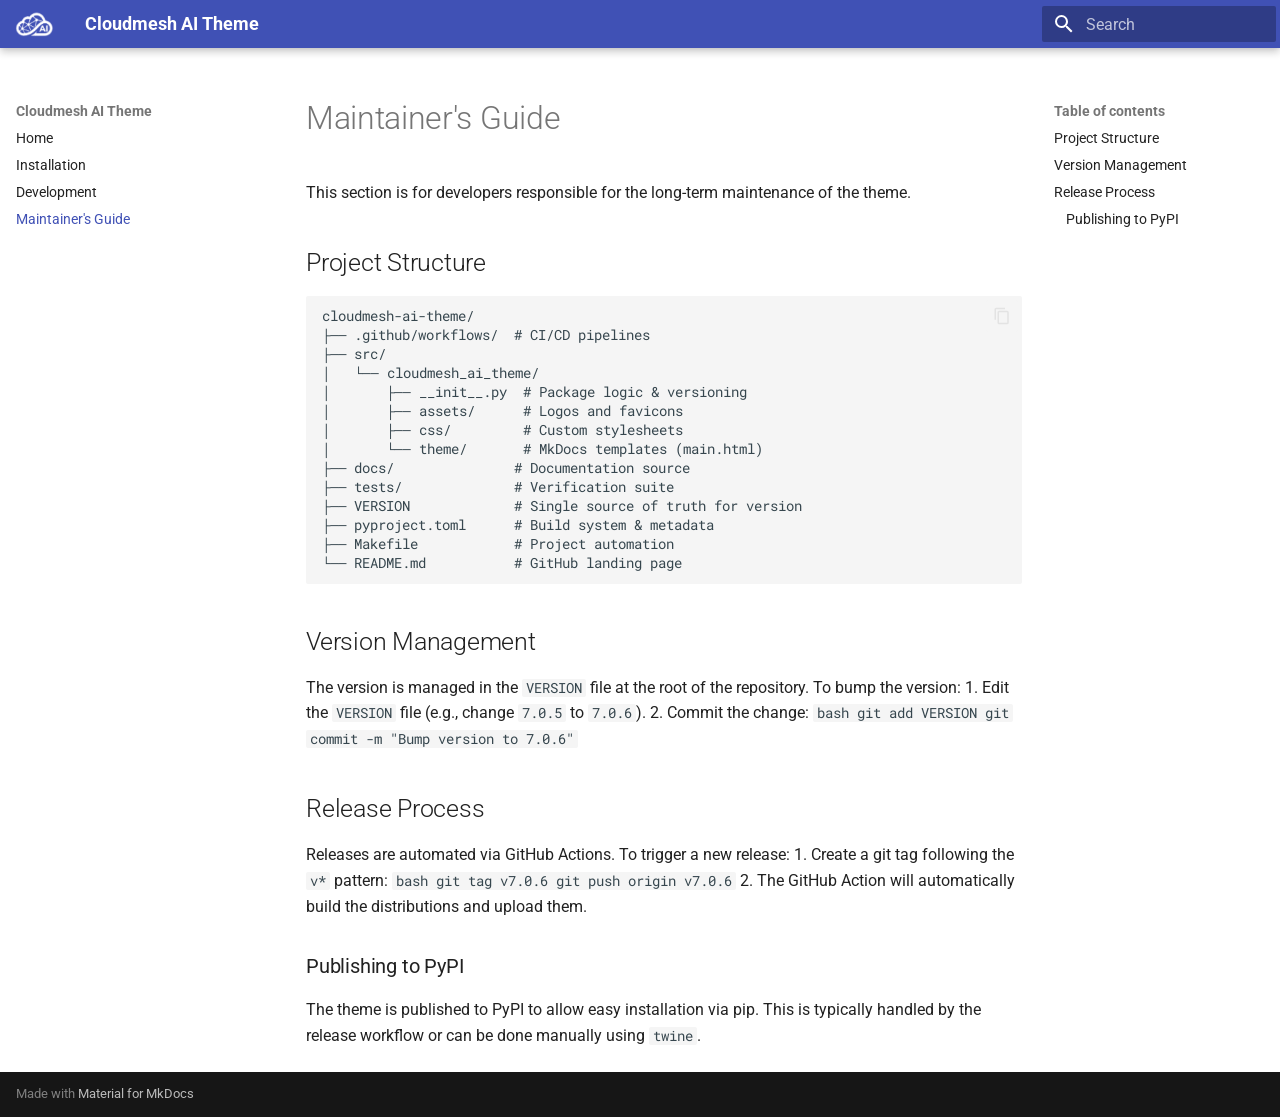
<file: maintainer/index.html>
<!doctype html>
<html lang="en" class="no-js">
  <head>
    
      <meta charset="utf-8">
      <meta name="viewport" content="width=device-width,initial-scale=1">
      
      
      
      
        <link rel="prev" href="../development/">
      
      
      
        
      
      
      <link rel="icon" href="../assets/theme/favicon.svg">
      <meta name="generator" content="mkdocs-1.6.1, mkdocs-material-9.7.7">
    
    
      
        <title>Maintainer's Guide - Cloudmesh AI Theme</title>
      
    
    
      <link rel="stylesheet" href="../assets/stylesheets/main.ec1eaa64.min.css">
      
        
        <link rel="stylesheet" href="../assets/stylesheets/palette.ab4e12ef.min.css">
      
      


    
    
      
    
    
      
        
        
        <link rel="preconnect" href="https://fonts.gstatic.com" crossorigin>
        <link rel="stylesheet" href="https://fonts.googleapis.com/css?family=Roboto:300,300i,400,400i,700,700i%7CRoboto+Mono:400,400i,700,700i&display=fallback">
        <style>:root{--md-text-font:"Roboto";--md-code-font:"Roboto Mono"}</style>
      
    
    
    <script>__md_scope=new URL("..",location),__md_hash=e=>[...e].reduce(((e,_)=>(e<<5)-e+_.charCodeAt(0)),0),__md_get=(e,_=localStorage,t=__md_scope)=>JSON.parse(_.getItem(t.pathname+"."+e)),__md_set=(e,_,t=localStorage,a=__md_scope)=>{try{t.setItem(a.pathname+"."+e,JSON.stringify(_))}catch(e){}}</script>
    
      

    
    
  </head>
  
  
    
    
      
    
    
    
    
    <body dir="ltr" data-md-color-scheme="default" data-md-color-primary="#ff0000" data-md-color-accent="#ff0000">
  
    
    <input class="md-toggle" data-md-toggle="drawer" type="checkbox" id="__drawer" autocomplete="off">
    <input class="md-toggle" data-md-toggle="search" type="checkbox" id="__search" autocomplete="off">
    <label class="md-overlay" for="__drawer"></label>
    <div data-md-component="skip">
      
        
        <a href="#maintainers-guide" class="md-skip">
          Skip to content
        </a>
      
    </div>
    <div data-md-component="announce">
      
    </div>
    
    
      

  

<header class="md-header md-header--shadow" data-md-component="header">
  <nav class="md-header__inner md-grid" aria-label="Header">
    <a href=".." title="Cloudmesh AI Theme" class="md-header__button md-logo" aria-label="Cloudmesh AI Theme" data-md-component="logo">
      
  <img src="../assets/theme/logo-white.png" alt="logo">

    </a>
    <label class="md-header__button md-icon" for="__drawer">
      
      <svg xmlns="http://www.w3.org/2000/svg" viewBox="0 0 24 24"><path d="M3 6h18v2H3zm0 5h18v2H3zm0 5h18v2H3z"/></svg>
    </label>
    <div class="md-header__title" data-md-component="header-title">
      <div class="md-header__ellipsis">
        <div class="md-header__topic">
          <span class="md-ellipsis">
            Cloudmesh AI Theme
          </span>
        </div>
        <div class="md-header__topic" data-md-component="header-topic">
          <span class="md-ellipsis">
            
              Maintainer's Guide
            
          </span>
        </div>
      </div>
    </div>
    
      
        <form class="md-header__option" data-md-component="palette">
  
    
    
    
    <input class="md-option" data-md-color-media="" data-md-color-scheme="default" data-md-color-primary="#ff0000" data-md-color-accent="#ff0000"  aria-hidden="true"  type="radio" name="__palette" id="__palette_0">
    
  
    
    
    
    <input class="md-option" data-md-color-media="" data-md-color-scheme="slate" data-md-color-primary="#ff0000" data-md-color-accent="#ff0000"  aria-hidden="true"  type="radio" name="__palette" id="__palette_1">
    
  
</form>
      
    
    
      <script>var palette=__md_get("__palette");if(palette&&palette.color){if("(prefers-color-scheme)"===palette.color.media){var media=matchMedia("(prefers-color-scheme: light)"),input=document.querySelector(media.matches?"[data-md-color-media='(prefers-color-scheme: light)']":"[data-md-color-media='(prefers-color-scheme: dark)']");palette.color.media=input.getAttribute("data-md-color-media"),palette.color.scheme=input.getAttribute("data-md-color-scheme"),palette.color.primary=input.getAttribute("data-md-color-primary"),palette.color.accent=input.getAttribute("data-md-color-accent")}for(var[key,value]of Object.entries(palette.color))document.body.setAttribute("data-md-color-"+key,value)}</script>
    
    
    
      
      
        <label class="md-header__button md-icon" for="__search">
          
          <svg xmlns="http://www.w3.org/2000/svg" viewBox="0 0 24 24"><path d="M9.5 3A6.5 6.5 0 0 1 16 9.5c0 1.61-.59 3.09-1.56 4.23l.27.27h.79l5 5-1.5 1.5-5-5v-.79l-.27-.27A6.52 6.52 0 0 1 9.5 16 6.5 6.5 0 0 1 3 9.5 6.5 6.5 0 0 1 9.5 3m0 2C7 5 5 7 5 9.5S7 14 9.5 14 14 12 14 9.5 12 5 9.5 5"/></svg>
        </label>
        <div class="md-search" data-md-component="search" role="dialog">
  <label class="md-search__overlay" for="__search"></label>
  <div class="md-search__inner" role="search">
    <form class="md-search__form" name="search">
      <input type="text" class="md-search__input" name="query" aria-label="Search" placeholder="Search" autocapitalize="off" autocorrect="off" autocomplete="off" spellcheck="false" data-md-component="search-query" required>
      <label class="md-search__icon md-icon" for="__search">
        
        <svg xmlns="http://www.w3.org/2000/svg" viewBox="0 0 24 24"><path d="M9.5 3A6.5 6.5 0 0 1 16 9.5c0 1.61-.59 3.09-1.56 4.23l.27.27h.79l5 5-1.5 1.5-5-5v-.79l-.27-.27A6.52 6.52 0 0 1 9.5 16 6.5 6.5 0 0 1 3 9.5 6.5 6.5 0 0 1 9.5 3m0 2C7 5 5 7 5 9.5S7 14 9.5 14 14 12 14 9.5 12 5 9.5 5"/></svg>
        
        <svg xmlns="http://www.w3.org/2000/svg" viewBox="0 0 24 24"><path d="M20 11v2H8l5.5 5.5-1.42 1.42L4.16 12l7.92-7.92L13.5 5.5 8 11z"/></svg>
      </label>
      <nav class="md-search__options" aria-label="Search">
        
        <button type="reset" class="md-search__icon md-icon" title="Clear" aria-label="Clear" tabindex="-1">
          
          <svg xmlns="http://www.w3.org/2000/svg" viewBox="0 0 24 24"><path d="M19 6.41 17.59 5 12 10.59 6.41 5 5 6.41 10.59 12 5 17.59 6.41 19 12 13.41 17.59 19 19 17.59 13.41 12z"/></svg>
        </button>
      </nav>
      
    </form>
    <div class="md-search__output">
      <div class="md-search__scrollwrap" tabindex="0" data-md-scrollfix>
        <div class="md-search-result" data-md-component="search-result">
          <div class="md-search-result__meta">
            Initializing search
          </div>
          <ol class="md-search-result__list" role="presentation"></ol>
        </div>
      </div>
    </div>
  </div>
</div>
      
    
    
  </nav>
  
</header>
    
    <div class="md-container" data-md-component="container">
      
      
        
          
        
      
      <main class="md-main" data-md-component="main">
        <div class="md-main__inner md-grid">
          
            
              
              <div class="md-sidebar md-sidebar--primary" data-md-component="sidebar" data-md-type="navigation" >
                <div class="md-sidebar__scrollwrap">
                  <div class="md-sidebar__inner">
                    



<nav class="md-nav md-nav--primary" aria-label="Navigation" data-md-level="0">
  <label class="md-nav__title" for="__drawer">
    <a href=".." title="Cloudmesh AI Theme" class="md-nav__button md-logo" aria-label="Cloudmesh AI Theme" data-md-component="logo">
      
  <img src="../assets/theme/logo-white.png" alt="logo">

    </a>
    Cloudmesh AI Theme
  </label>
  
  <ul class="md-nav__list" data-md-scrollfix>
    
      
      
  
  
  
  
    <li class="md-nav__item">
      <a href=".." class="md-nav__link">
        
  
  
  <span class="md-ellipsis">
    
  
    Home
  

    
  </span>
  
  

      </a>
    </li>
  

    
      
      
  
  
  
  
    <li class="md-nav__item">
      <a href="../installation/" class="md-nav__link">
        
  
  
  <span class="md-ellipsis">
    
  
    Installation
  

    
  </span>
  
  

      </a>
    </li>
  

    
      
      
  
  
  
  
    <li class="md-nav__item">
      <a href="../development/" class="md-nav__link">
        
  
  
  <span class="md-ellipsis">
    
  
    Development
  

    
  </span>
  
  

      </a>
    </li>
  

    
      
      
  
  
    
  
  
  
    <li class="md-nav__item md-nav__item--active">
      
      <input class="md-nav__toggle md-toggle" type="checkbox" id="__toc">
      
      
        
      
      
        <label class="md-nav__link md-nav__link--active" for="__toc">
          
  
  
  <span class="md-ellipsis">
    
  
    Maintainer's Guide
  

    
  </span>
  
  

          <span class="md-nav__icon md-icon"></span>
        </label>
      
      <a href="./" class="md-nav__link md-nav__link--active">
        
  
  
  <span class="md-ellipsis">
    
  
    Maintainer's Guide
  

    
  </span>
  
  

      </a>
      
        

<nav class="md-nav md-nav--secondary" aria-label="Table of contents">
  
  
  
    
  
  
    <label class="md-nav__title" for="__toc">
      <span class="md-nav__icon md-icon"></span>
      Table of contents
    </label>
    <ul class="md-nav__list" data-md-component="toc" data-md-scrollfix>
      
        <li class="md-nav__item">
  <a href="#project-structure" class="md-nav__link">
    <span class="md-ellipsis">
      
        Project Structure
      
    </span>
  </a>
  
</li>
      
        <li class="md-nav__item">
  <a href="#version-management" class="md-nav__link">
    <span class="md-ellipsis">
      
        Version Management
      
    </span>
  </a>
  
</li>
      
        <li class="md-nav__item">
  <a href="#release-process" class="md-nav__link">
    <span class="md-ellipsis">
      
        Release Process
      
    </span>
  </a>
  
    <nav class="md-nav" aria-label="Release Process">
      <ul class="md-nav__list">
        
          <li class="md-nav__item">
  <a href="#publishing-to-pypi" class="md-nav__link">
    <span class="md-ellipsis">
      
        Publishing to PyPI
      
    </span>
  </a>
  
</li>
        
      </ul>
    </nav>
  
</li>
      
    </ul>
  
</nav>
      
    </li>
  

    
  </ul>
</nav>
                  </div>
                </div>
              </div>
            
            
              
              <div class="md-sidebar md-sidebar--secondary" data-md-component="sidebar" data-md-type="toc" >
                <div class="md-sidebar__scrollwrap">
                  <div class="md-sidebar__inner">
                    

<nav class="md-nav md-nav--secondary" aria-label="Table of contents">
  
  
  
    
  
  
    <label class="md-nav__title" for="__toc">
      <span class="md-nav__icon md-icon"></span>
      Table of contents
    </label>
    <ul class="md-nav__list" data-md-component="toc" data-md-scrollfix>
      
        <li class="md-nav__item">
  <a href="#project-structure" class="md-nav__link">
    <span class="md-ellipsis">
      
        Project Structure
      
    </span>
  </a>
  
</li>
      
        <li class="md-nav__item">
  <a href="#version-management" class="md-nav__link">
    <span class="md-ellipsis">
      
        Version Management
      
    </span>
  </a>
  
</li>
      
        <li class="md-nav__item">
  <a href="#release-process" class="md-nav__link">
    <span class="md-ellipsis">
      
        Release Process
      
    </span>
  </a>
  
    <nav class="md-nav" aria-label="Release Process">
      <ul class="md-nav__list">
        
          <li class="md-nav__item">
  <a href="#publishing-to-pypi" class="md-nav__link">
    <span class="md-ellipsis">
      
        Publishing to PyPI
      
    </span>
  </a>
  
</li>
        
      </ul>
    </nav>
  
</li>
      
    </ul>
  
</nav>
                  </div>
                </div>
              </div>
            
          
          
            <div class="md-content" data-md-component="content">
              
              <article class="md-content__inner md-typeset">
                
                  




<style>
.doc-object { 
    border: 1px solid rgba(0, 0, 0, 0.2) !important; 
    border-radius: 4px !important; 
    padding: 0.5rem !important; 
    margin: 0.5rem 0 !important; 
    background-color: #ffffff !important;
}

.doc-object .doc-object {
    background-color: transparent !important;
}

[data-md-color-scheme="slate"] .doc-object {
    border: 1px solid rgba(255, 255, 255, 0.2) !important;
}

/* Remove width restrictions to allow content to fill available space */
:root {
    --md-content-max-width: 100% !important;
}

.md-content__inner, 
.md-main__inner,
.md-grid {
    max-width: none !important;
    width: 100% !important;
}

/* Add breathing room between the middle column and sidebars */
.md-content__inner {
    padding-left: 2rem !important;
    padding-right: 2rem !important;
}
</style>
<h1 id="maintainers-guide">Maintainer's Guide</h1>
<p>This section is for developers responsible for the long-term maintenance of the theme.</p>
<h2 id="project-structure">Project Structure</h2>
<pre><code class="language-text">cloudmesh-ai-theme/
├── .github/workflows/  # CI/CD pipelines
├── src/
│   └── cloudmesh_ai_theme/
│       ├── __init__.py  # Package logic &amp; versioning
│       ├── assets/      # Logos and favicons
│       ├── css/         # Custom stylesheets
│       └── theme/       # MkDocs templates (main.html)
├── docs/               # Documentation source
├── tests/              # Verification suite
├── VERSION             # Single source of truth for version
├── pyproject.toml      # Build system &amp; metadata
├── Makefile            # Project automation
└── README.md           # GitHub landing page
</code></pre>
<h2 id="version-management">Version Management</h2>
<p>The version is managed in the <code>VERSION</code> file at the root of the repository. To bump the version:
1. Edit the <code>VERSION</code> file (e.g., change <code>7.0.5</code> to <code>7.0.6</code>).
2. Commit the change:
   <code>bash
   git add VERSION
   git commit -m "Bump version to 7.0.6"</code></p>
<h2 id="release-process">Release Process</h2>
<p>Releases are automated via GitHub Actions. To trigger a new release:
1. Create a git tag following the <code>v*</code> pattern:
   <code>bash
   git tag v7.0.6
   git push origin v7.0.6</code>
2. The GitHub Action will automatically build the distributions and upload them.</p>
<h3 id="publishing-to-pypi">Publishing to PyPI</h3>
<p>The theme is published to PyPI to allow easy installation via pip. This is typically handled by the release workflow or can be done manually using <code>twine</code>.</p>












                
              </article>
            </div>
          
          
<script>var target=document.getElementById(location.hash.slice(1));target&&target.name&&(target.checked=target.name.startsWith("__tabbed_"))</script>
        </div>
        
      </main>
      
        <footer class="md-footer">
  
  <div class="md-footer-meta md-typeset">
    <div class="md-footer-meta__inner md-grid">
      <div class="md-copyright">
  
  
    Made with
    <a href="https://squidfunk.github.io/mkdocs-material/" target="_blank" rel="noopener">
      Material for MkDocs
    </a>
  
</div>
      
    </div>
  </div>
</footer>
      
    </div>
    <div class="md-dialog" data-md-component="dialog">
      <div class="md-dialog__inner md-typeset"></div>
    </div>
    
    
    
      
      
      <script id="__config" type="application/json">{"annotate": null, "base": "..", "features": ["content.code.copy"], "search": "../assets/javascripts/workers/search.2c215733.min.js", "tags": null, "translations": {"clipboard.copied": "Copied to clipboard", "clipboard.copy": "Copy to clipboard", "search.result.more.one": "1 more on this page", "search.result.more.other": "# more on this page", "search.result.none": "No matching documents", "search.result.one": "1 matching document", "search.result.other": "# matching documents", "search.result.placeholder": "Type to start searching", "search.result.term.missing": "Missing", "select.version": "Select version"}, "version": null}</script>
    
    
      <script src="../assets/javascripts/bundle.d7400e89.min.js"></script>
      
    
  </body>
</html>
</file>
<file: assets/stylesheets/main.ec1eaa64.min.css>
@charset "UTF-8";html{-webkit-text-size-adjust:none;-moz-text-size-adjust:none;text-size-adjust:none;box-sizing:border-box}*,:after,:before{box-sizing:inherit}@media (prefers-reduced-motion){*,:after,:before{transition:none!important}}body{margin:0}a,button,input,label{-webkit-tap-highlight-color:transparent}a{color:inherit;text-decoration:none}hr{border:0;box-sizing:initial;display:block;height:.05rem;overflow:visible;padding:0}small{font-size:80%}sub,sup{line-height:1em}img{border-style:none}table{border-collapse:initial;border-spacing:0}td,th{font-weight:400;vertical-align:top}button{background:#0000;border:0;font-family:inherit;font-size:inherit;margin:0;padding:0}input{border:0;outline:none}:root{--md-primary-fg-color:#4051b5;--md-primary-fg-color--light:#5d6cc0;--md-primary-fg-color--dark:#303fa1;--md-primary-bg-color:#fff;--md-primary-bg-color--light:#ffffffb3;--md-accent-fg-color:#526cfe;--md-accent-fg-color--transparent:#526cfe1a;--md-accent-bg-color:#fff;--md-accent-bg-color--light:#ffffffb3}[data-md-color-scheme=default]{color-scheme:light}[data-md-color-scheme=default] img[src$="#gh-dark-mode-only"],[data-md-color-scheme=default] img[src$="#only-dark"]{display:none}:root,[data-md-color-scheme=default]{--md-hue:225deg;--md-default-fg-color:#000000de;--md-default-fg-color--light:#0000008a;--md-default-fg-color--lighter:#00000052;--md-default-fg-color--lightest:#00000012;--md-default-bg-color:#fff;--md-default-bg-color--light:#ffffffb3;--md-default-bg-color--lighter:#ffffff4d;--md-default-bg-color--lightest:#ffffff1f;--md-code-fg-color:#36464e;--md-code-bg-color:#f5f5f5;--md-code-bg-color--light:#f5f5f5b3;--md-code-bg-color--lighter:#f5f5f54d;--md-code-hl-color:#4287ff;--md-code-hl-color--light:#4287ff1a;--md-code-hl-number-color:#d52a2a;--md-code-hl-special-color:#db1457;--md-code-hl-function-color:#a846b9;--md-code-hl-constant-color:#6e59d9;--md-code-hl-keyword-color:#3f6ec6;--md-code-hl-string-color:#1c7d4d;--md-code-hl-name-color:var(--md-code-fg-color);--md-code-hl-operator-color:var(--md-default-fg-color--light);--md-code-hl-punctuation-color:var(--md-default-fg-color--light);--md-code-hl-comment-color:var(--md-default-fg-color--light);--md-code-hl-generic-color:var(--md-default-fg-color--light);--md-code-hl-variable-color:var(--md-default-fg-color--light);--md-typeset-color:var(--md-default-fg-color);--md-typeset-a-color:var(--md-primary-fg-color);--md-typeset-del-color:#f5503d26;--md-typeset-ins-color:#0bd57026;--md-typeset-kbd-color:#fafafa;--md-typeset-kbd-accent-color:#fff;--md-typeset-kbd-border-color:#b8b8b8;--md-typeset-mark-color:#ffff0080;--md-typeset-table-color:#0000001f;--md-typeset-table-color--light:rgba(0,0,0,.035);--md-admonition-fg-color:var(--md-default-fg-color);--md-admonition-bg-color:var(--md-default-bg-color);--md-warning-fg-color:#000000de;--md-warning-bg-color:#ff9;--md-footer-fg-color:#fff;--md-footer-fg-color--light:#ffffffb3;--md-footer-fg-color--lighter:#ffffff73;--md-footer-bg-color:#000000de;--md-footer-bg-color--dark:#00000052;--md-shadow-z1:0 0.2rem 0.5rem #0000000d,0 0 0.05rem #0000001a;--md-shadow-z2:0 0.2rem 0.5rem #0000001a,0 0 0.05rem #00000040;--md-shadow-z3:0 0.2rem 0.5rem #0003,0 0 0.05rem #00000059}.md-icon svg{fill:currentcolor;display:block;height:1.2rem;width:1.2rem}body{-webkit-font-smoothing:antialiased;-moz-osx-font-smoothing:grayscale;--md-text-font-family:var(--md-text-font,_),-apple-system,BlinkMacSystemFont,Helvetica,Arial,sans-serif;--md-code-font-family:var(--md-code-font,_),SFMono-Regular,Consolas,Menlo,monospace}aside,body,input{font-feature-settings:"kern","liga";color:var(--md-typeset-color);font-family:var(--md-text-font-family)}code,kbd,pre{font-feature-settings:"kern";font-family:var(--md-code-font-family)}:root{--md-typeset-table-sort-icon:url('data:image/svg+xml;charset=utf-8,<svg xmlns="http://www.w3.org/2000/svg" viewBox="0 0 24 24"><path d="m18 21-4-4h3V7h-3l4-4 4 4h-3v10h3M2 19v-2h10v2M2 13v-2h7v2M2 7V5h4v2z"/></svg>');--md-typeset-table-sort-icon--asc:url('data:image/svg+xml;charset=utf-8,<svg xmlns="http://www.w3.org/2000/svg" viewBox="0 0 24 24"><path d="M19 17h3l-4 4-4-4h3V3h2M2 17h10v2H2M6 5v2H2V5m0 6h7v2H2z"/></svg>');--md-typeset-table-sort-icon--desc:url('data:image/svg+xml;charset=utf-8,<svg xmlns="http://www.w3.org/2000/svg" viewBox="0 0 24 24"><path d="M19 7h3l-4-4-4 4h3v14h2M2 17h10v2H2M6 5v2H2V5m0 6h7v2H2z"/></svg>')}.md-typeset{-webkit-print-color-adjust:exact;color-adjust:exact;font-size:.8rem;line-height:1.6;overflow-wrap:break-word}@media print{.md-typeset{font-size:.68rem}}.md-typeset blockquote,.md-typeset dl,.md-typeset figure,.md-typeset ol,.md-typeset pre,.md-typeset ul{margin-bottom:1em;margin-top:1em}.md-typeset h1{color:var(--md-default-fg-color--light);font-size:2em;line-height:1.3;margin:0 0 1.25em}.md-typeset h1,.md-typeset h2{font-weight:300;letter-spacing:-.01em}.md-typeset h2{font-size:1.5625em;line-height:1.4;margin:1.6em 0 .64em}.md-typeset h3{font-size:1.25em;font-weight:400;letter-spacing:-.01em;line-height:1.5;margin:1.6em 0 .8em}.md-typeset h2+h3{margin-top:.8em}.md-typeset h4{font-weight:700;letter-spacing:-.01em;margin:1em 0}.md-typeset h5,.md-typeset h6{color:var(--md-default-fg-color--light);font-size:.8em;font-weight:700;letter-spacing:-.01em;margin:1.25em 0}.md-typeset h5{text-transform:uppercase}.md-typeset h5 code{text-transform:none}.md-typeset hr{border-bottom:.05rem solid var(--md-default-fg-color--lightest);display:flow-root;margin:1.5em 0}.md-typeset a{color:var(--md-typeset-a-color);word-break:break-word}.md-typeset a,.md-typeset a:before{transition:color 125ms}.md-typeset a:focus,.md-typeset a:hover{color:var(--md-accent-fg-color)}.md-typeset a:focus code,.md-typeset a:hover code{background-color:var(--md-accent-fg-color--transparent);color:var(--md-accent-fg-color)}.md-typeset a code{color:var(--md-typeset-a-color)}.md-typeset a.focus-visible{outline-color:var(--md-accent-fg-color);outline-offset:.2rem}.md-typeset code,.md-typeset kbd,.md-typeset pre{color:var(--md-code-fg-color);direction:ltr;font-variant-ligatures:none;transition:background-color 125ms}@media print{.md-typeset code,.md-typeset kbd,.md-typeset pre{white-space:pre-wrap}}.md-typeset code{background-color:var(--md-code-bg-color);border-radius:.1rem;-webkit-box-decoration-break:clone;box-decoration-break:clone;font-size:.85em;padding:0 .2941176471em;transition:color 125ms,background-color 125ms;word-break:break-word}.md-typeset code:not(.focus-visible){-webkit-tap-highlight-color:transparent;outline:none}.md-typeset pre{display:flow-root;line-height:1.4;position:relative}.md-typeset pre>code{-webkit-box-decoration-break:slice;box-decoration-break:slice;box-shadow:none;display:block;margin:0;outline-color:var(--md-accent-fg-color);overflow:auto;padding:.7720588235em 1.1764705882em;scrollbar-color:var(--md-default-fg-color--lighter) #0000;scrollbar-width:thin;touch-action:auto;word-break:normal}.md-typeset pre>code:hover{scrollbar-color:var(--md-accent-fg-color) #0000}.md-typeset pre>code::-webkit-scrollbar{height:.2rem;width:.2rem}.md-typeset pre>code::-webkit-scrollbar-thumb{background-color:var(--md-default-fg-color--lighter)}.md-typeset pre>code::-webkit-scrollbar-thumb:hover{background-color:var(--md-accent-fg-color)}.md-typeset kbd{background-color:var(--md-typeset-kbd-color);border-radius:.1rem;box-shadow:0 .1rem 0 .05rem var(--md-typeset-kbd-border-color),0 .1rem 0 var(--md-typeset-kbd-border-color),0 -.1rem .2rem var(--md-typeset-kbd-accent-color) inset;color:var(--md-default-fg-color);display:inline-block;font-size:.75em;padding:0 .6666666667em;vertical-align:text-top;word-break:break-word}.md-typeset mark{background-color:var(--md-typeset-mark-color);-webkit-box-decoration-break:clone;box-decoration-break:clone;color:inherit;word-break:break-word}.md-typeset abbr{cursor:help;text-decoration:none}.md-typeset [data-preview],.md-typeset abbr{border-bottom:.05rem dotted var(--md-default-fg-color--light)}.md-typeset small{opacity:.75}[dir=ltr] .md-typeset sub,[dir=ltr] .md-typeset sup{margin-left:.078125em}[dir=rtl] .md-typeset sub,[dir=rtl] .md-typeset sup{margin-right:.078125em}[dir=ltr] .md-typeset blockquote{padding-left:.6rem}[dir=rtl] .md-typeset blockquote{padding-right:.6rem}[dir=ltr] .md-typeset blockquote{border-left:.2rem solid var(--md-default-fg-color--lighter)}[dir=rtl] .md-typeset blockquote{border-right:.2rem solid var(--md-default-fg-color--lighter)}.md-typeset blockquote{color:var(--md-default-fg-color--light);margin-left:0;margin-right:0}.md-typeset ul{list-style-type:disc}.md-typeset ul[type]{list-style-type:revert-layer}[dir=ltr] .md-typeset ol,[dir=ltr] .md-typeset ul{margin-left:.625em}[dir=rtl] .md-typeset ol,[dir=rtl] .md-typeset ul{margin-right:.625em}.md-typeset ol,.md-typeset ul{padding:0}.md-typeset ol:not([hidden]),.md-typeset ul:not([hidden]){display:flow-root}.md-typeset ol ol,.md-typeset ul ol{list-style-type:lower-alpha}.md-typeset ol ol ol,.md-typeset ul ol ol{list-style-type:lower-roman}.md-typeset ol ol ol ol,.md-typeset ul ol ol ol{list-style-type:upper-alpha}.md-typeset ol ol ol ol ol,.md-typeset ul ol ol ol ol{list-style-type:upper-roman}.md-typeset ol[type],.md-typeset ul[type]{list-style-type:revert-layer}[dir=ltr] .md-typeset ol li,[dir=ltr] .md-typeset ul li{margin-left:1.25em}[dir=rtl] .md-typeset ol li,[dir=rtl] .md-typeset ul li{margin-right:1.25em}.md-typeset ol li,.md-typeset ul li{margin-bottom:.5em}.md-typeset ol li blockquote,.md-typeset ol li p,.md-typeset ul li blockquote,.md-typeset ul li p{margin:.5em 0}.md-typeset ol li:last-child,.md-typeset ul li:last-child{margin-bottom:0}[dir=ltr] .md-typeset ol li ol,[dir=ltr] .md-typeset ol li ul,[dir=ltr] .md-typeset ul li ol,[dir=ltr] .md-typeset ul li ul{margin-left:.625em}[dir=rtl] .md-typeset ol li ol,[dir=rtl] .md-typeset ol li ul,[dir=rtl] .md-typeset ul li ol,[dir=rtl] .md-typeset ul li ul{margin-right:.625em}.md-typeset ol li ol,.md-typeset ol li ul,.md-typeset ul li ol,.md-typeset ul li ul{margin-bottom:.5em;margin-top:.5em}[dir=ltr] .md-typeset dd{margin-left:1.875em}[dir=rtl] .md-typeset dd{margin-right:1.875em}.md-typeset dd{margin-bottom:1.5em;margin-top:1em}.md-typeset img,.md-typeset svg,.md-typeset video{height:auto;max-width:100%}.md-typeset img[align=left]{margin:1em 1em 1em 0}.md-typeset img[align=right]{margin:1em 0 1em 1em}.md-typeset img[align]:only-child{margin-top:0}.md-typeset figure{display:flow-root;margin:1em auto;max-width:100%;text-align:center;width:fit-content}.md-typeset figure img{display:block;margin:0 auto}.md-typeset figcaption{font-style:italic;margin:1em auto;max-width:24rem}.md-typeset iframe{max-width:100%}.md-typeset table:not([class]){background-color:var(--md-default-bg-color);border:.05rem solid var(--md-typeset-table-color);border-radius:.1rem;display:inline-block;font-size:.64rem;max-width:100%;overflow:auto;touch-action:auto}@media print{.md-typeset table:not([class]){display:table}}.md-typeset table:not([class])+*{margin-top:1.5em}.md-typeset table:not([class]) td>:first-child,.md-typeset table:not([class]) th>:first-child{margin-top:0}.md-typeset table:not([class]) td>:last-child,.md-typeset table:not([class]) th>:last-child{margin-bottom:0}.md-typeset table:not([class]) td:not([align]),.md-typeset table:not([class]) th:not([align]){text-align:left}[dir=rtl] .md-typeset table:not([class]) td:not([align]),[dir=rtl] .md-typeset table:not([class]) th:not([align]){text-align:right}.md-typeset table:not([class]) th{font-weight:700;min-width:5rem;padding:.9375em 1.25em;vertical-align:top}.md-typeset table:not([class]) td{border-top:.05rem solid var(--md-typeset-table-color);padding:.9375em 1.25em;vertical-align:top}.md-typeset table:not([class]) tbody tr{transition:background-color 125ms}.md-typeset table:not([class]) tbody tr:hover{background-color:var(--md-typeset-table-color--light);box-shadow:0 .05rem 0 var(--md-default-bg-color) inset}.md-typeset table:not([class]) a{word-break:normal}.md-typeset table th[role=columnheader]{cursor:pointer}[dir=ltr] .md-typeset table th[role=columnheader]:after{margin-left:.5em}[dir=rtl] .md-typeset table th[role=columnheader]:after{margin-right:.5em}.md-typeset table th[role=columnheader]:after{content:"";display:inline-block;height:1.2em;-webkit-mask-image:var(--md-typeset-table-sort-icon);mask-image:var(--md-typeset-table-sort-icon);-webkit-mask-repeat:no-repeat;mask-repeat:no-repeat;-webkit-mask-size:contain;mask-size:contain;transition:background-color 125ms;vertical-align:text-bottom;width:1.2em}.md-typeset table th[role=columnheader]:hover:after{background-color:var(--md-default-fg-color--lighter)}.md-typeset table th[role=columnheader][aria-sort=ascending]:after{background-color:var(--md-default-fg-color--light);-webkit-mask-image:var(--md-typeset-table-sort-icon--asc);mask-image:var(--md-typeset-table-sort-icon--asc)}.md-typeset table th[role=columnheader][aria-sort=descending]:after{background-color:var(--md-default-fg-color--light);-webkit-mask-image:var(--md-typeset-table-sort-icon--desc);mask-image:var(--md-typeset-table-sort-icon--desc)}.md-typeset__scrollwrap{margin:1em -.8rem;overflow-x:auto;touch-action:auto}.md-typeset__table{display:inline-block;margin-bottom:.5em;padding:0 .8rem}@media print{.md-typeset__table{display:block}}html .md-typeset__table table{display:table;margin:0;overflow:hidden;width:100%}@media screen and (max-width:44.984375em){.md-content__inner>pre{margin:1em -.8rem}.md-content__inner>pre code{border-radius:0}}.md-typeset .md-author{border-radius:100%;display:block;flex-shrink:0;height:1.6rem;overflow:hidden;position:relative;transition:color 125ms,transform 125ms;width:1.6rem}.md-typeset .md-author img{display:block}.md-typeset .md-author--more{background:var(--md-default-fg-color--lightest);color:var(--md-default-fg-color--lighter);font-size:.6rem;font-weight:700;line-height:1.6rem;text-align:center}.md-typeset .md-author--long{height:2.4rem;width:2.4rem}.md-typeset a.md-author{transform:scale(1)}.md-typeset a.md-author img{border-radius:100%;filter:grayscale(100%) opacity(75%);transition:filter 125ms}.md-typeset a.md-author:focus,.md-typeset a.md-author:hover{transform:scale(1.1);z-index:1}.md-typeset a.md-author:focus img,.md-typeset a.md-author:hover img{filter:grayscale(0)}.md-banner{background-color:var(--md-footer-bg-color);color:var(--md-footer-fg-color);overflow:auto}@media print{.md-banner{display:none}}.md-banner--warning{background-color:var(--md-warning-bg-color);color:var(--md-warning-fg-color)}.md-banner__inner{font-size:.7rem;margin:.6rem auto;padding:0 .8rem}[dir=ltr] .md-banner__button{float:right}[dir=rtl] .md-banner__button{float:left}.md-banner__button{color:inherit;cursor:pointer;transition:opacity .25s}.no-js .md-banner__button{display:none}.md-banner__button:hover{opacity:.7}html{font-size:125%;height:100%;overflow-x:hidden}@media screen and (min-width:100em){html{font-size:137.5%}}@media screen and (min-width:125em){html{font-size:150%}}body{background-color:var(--md-default-bg-color);display:flex;flex-direction:column;font-size:.5rem;min-height:100%;position:relative;width:100%}@media print{body{display:block}}@media screen and (max-width:59.984375em){body[data-md-scrolllock]{position:fixed}}.md-grid{margin-left:auto;margin-right:auto;max-width:61rem}.md-container{display:flex;flex-direction:column;flex-grow:1}@media print{.md-container{display:block}}.md-main{flex-grow:1}.md-main__inner{display:flex;height:100%;margin-top:1.5rem}.md-ellipsis{overflow:hidden;text-overflow:ellipsis}.md-toggle{display:none}.md-option{height:0;opacity:0;position:absolute;width:0}.md-option:checked+label:not([hidden]){display:block}.md-option.focus-visible+label{outline-color:var(--md-accent-fg-color);outline-style:auto}.md-skip{background-color:var(--md-default-fg-color);border-radius:.1rem;color:var(--md-default-bg-color);font-size:.64rem;margin:.5rem;opacity:0;outline-color:var(--md-accent-fg-color);padding:.3rem .5rem;position:fixed;transform:translateY(.4rem);z-index:-1}.md-skip:focus{opacity:1;transform:translateY(0);transition:transform .25s cubic-bezier(.4,0,.2,1),opacity 175ms 75ms;z-index:10}@page{margin:25mm}:root{--md-clipboard-icon:url('data:image/svg+xml;charset=utf-8,<svg xmlns="http://www.w3.org/2000/svg" viewBox="0 0 24 24"><path d="M19 21H8V7h11m0-2H8a2 2 0 0 0-2 2v14a2 2 0 0 0 2 2h11a2 2 0 0 0 2-2V7a2 2 0 0 0-2-2m-3-4H4a2 2 0 0 0-2 2v14h2V3h12z"/></svg>')}.md-clipboard{border-radius:.1rem;color:var(--md-default-fg-color--lightest);cursor:pointer;height:1.5em;outline-color:var(--md-accent-fg-color);outline-offset:.1rem;transition:color .25s;width:1.5em;z-index:1}@media print{.md-clipboard{display:none}}.md-clipboard:not(.focus-visible){-webkit-tap-highlight-color:transparent;outline:none}:hover>.md-clipboard{color:var(--md-default-fg-color--light)}.md-clipboard:focus,.md-clipboard:hover{color:var(--md-accent-fg-color)}.md-clipboard:after{background-color:currentcolor;content:"";display:block;height:1.125em;margin:0 auto;-webkit-mask-image:var(--md-clipboard-icon);mask-image:var(--md-clipboard-icon);-webkit-mask-position:center;mask-position:center;-webkit-mask-repeat:no-repeat;mask-repeat:no-repeat;-webkit-mask-size:contain;mask-size:contain;width:1.125em}.md-clipboard--inline{cursor:pointer}.md-clipboard--inline code{transition:color .25s,background-color .25s}.md-clipboard--inline:focus code,.md-clipboard--inline:hover code{background-color:var(--md-accent-fg-color--transparent);color:var(--md-accent-fg-color)}:root{--md-code-select-icon:url('data:image/svg+xml;charset=utf-8,<svg xmlns="http://www.w3.org/2000/svg" viewBox="0 0 24 24"><path d="M19 19h-4v2h4c1.1 0 2-.9 2-2v-4h-2m0-12h-4v2h4v4h2V5c0-1.1-.9-2-2-2M5 5h4V3H5c-1.1 0-2 .9-2 2v4h2m0 6H3v4c0 1.1.9 2 2 2h4v-2H5zm2-4h2v2H7zm4 0h2v2h-2zm4 0h2v2h-2zM7 7h2v2H7zm4 0h2v2h-2zm4 0h2v2h-2zm-8 8h2v2H7zm4 0h2v2h-2zm4 0h2v2h-2z"/></svg>');--md-code-copy-icon:url('data:image/svg+xml;charset=utf-8,<svg xmlns="http://www.w3.org/2000/svg" viewBox="0 0 24 24"><path d="M19 21H8V7h11m0-2H8a2 2 0 0 0-2 2v14a2 2 0 0 0 2 2h11a2 2 0 0 0 2-2V7a2 2 0 0 0-2-2m-3-4H4a2 2 0 0 0-2 2v14h2V3h12z"/></svg>')}.md-typeset .md-code__content{display:grid}.md-code__nav{background-color:var(--md-code-bg-color--lighter);border-radius:.1rem;display:flex;gap:.2rem;padding:.2rem;position:absolute;right:.25em;top:.25em;transition:background-color .25s;z-index:1}:hover>.md-code__nav{background-color:var(--md-code-bg-color--light)}.md-code__button{color:var(--md-default-fg-color--lightest);cursor:pointer;display:block;height:1.5em;outline-color:var(--md-accent-fg-color);outline-offset:.1rem;transition:color .25s;width:1.5em}:hover>*>.md-code__button{color:var(--md-default-fg-color--light)}.md-code__button.focus-visible,.md-code__button:hover{color:var(--md-accent-fg-color)}.md-code__button--active{color:var(--md-default-fg-color)!important}.md-code__button:after{background-color:currentcolor;content:"";display:block;height:1.125em;margin:0 auto;-webkit-mask-position:center;mask-position:center;-webkit-mask-repeat:no-repeat;mask-repeat:no-repeat;-webkit-mask-size:contain;mask-size:contain;width:1.125em}.md-code__button[data-md-type=select]:after{-webkit-mask-image:var(--md-code-select-icon);mask-image:var(--md-code-select-icon)}.md-code__button[data-md-type=copy]:after{-webkit-mask-image:var(--md-code-copy-icon);mask-image:var(--md-code-copy-icon)}@keyframes consent{0%{opacity:0;transform:translateY(100%)}to{opacity:1;transform:translateY(0)}}@keyframes overlay{0%{opacity:0}to{opacity:1}}.md-consent__overlay{animation:overlay .25s both;-webkit-backdrop-filter:blur(.1rem);backdrop-filter:blur(.1rem);background-color:#0000008a;height:100%;opacity:1;position:fixed;top:0;width:100%;z-index:5}.md-consent__inner{animation:consent .5s cubic-bezier(.1,.7,.1,1) both;background-color:var(--md-default-bg-color);border:0;border-radius:.1rem;bottom:0;box-shadow:0 0 .2rem #0000001a,0 .2rem .4rem #0003;max-height:100%;overflow:auto;padding:0;position:fixed;width:100%;z-index:5}.md-consent__form{padding:.8rem}.md-consent__settings{display:none;margin:1em 0}input:checked+.md-consent__settings{display:block}.md-consent__controls{margin-bottom:.8rem}.md-typeset .md-consent__controls .md-button{display:inline}@media screen and (max-width:44.984375em){.md-typeset .md-consent__controls .md-button{display:block;margin-top:.4rem;text-align:center;width:100%}}.md-consent label{cursor:pointer}.md-content{flex-grow:1;min-width:0}.md-content__inner{margin:0 .8rem 1.2rem;padding-top:.6rem}@media screen and (min-width:76.25em){[dir=ltr] .md-sidebar--primary:not([hidden])~.md-content>.md-content__inner{margin-left:1.2rem}[dir=ltr] .md-sidebar--secondary:not([hidden])~.md-content>.md-content__inner,[dir=rtl] .md-sidebar--primary:not([hidden])~.md-content>.md-content__inner{margin-right:1.2rem}[dir=rtl] .md-sidebar--secondary:not([hidden])~.md-content>.md-content__inner{margin-left:1.2rem}}.md-content__inner:before{content:"";display:block;height:.4rem}.md-content__inner>:last-child{margin-bottom:0}[dir=ltr] .md-content__button{float:right}[dir=rtl] .md-content__button{float:left}[dir=ltr] .md-content__button{margin-left:.4rem}[dir=rtl] .md-content__button{margin-right:.4rem}.md-content__button{margin:.4rem 0;padding:0}@media print{.md-content__button{display:none}}.md-typeset .md-content__button{color:var(--md-default-fg-color--lighter)}.md-content__button svg{display:inline;vertical-align:top}[dir=rtl] .md-content__button svg{transform:scaleX(-1)}[dir=ltr] .md-dialog{right:.8rem}[dir=rtl] .md-dialog{left:.8rem}.md-dialog{background-color:var(--md-default-fg-color);border-radius:.1rem;bottom:.8rem;box-shadow:var(--md-shadow-z3);min-width:11.1rem;opacity:0;padding:.4rem .6rem;pointer-events:none;position:fixed;transform:translateY(100%);transition:transform 0ms .4s,opacity .4s;z-index:4}@media print{.md-dialog{display:none}}.md-dialog--active{opacity:1;pointer-events:auto;transform:translateY(0);transition:transform .4s cubic-bezier(.075,.85,.175,1),opacity .4s}.md-dialog__inner{color:var(--md-default-bg-color);font-size:.7rem}.md-feedback{margin:2em 0 1em;text-align:center}.md-feedback fieldset{border:none;margin:0;padding:0}.md-feedback__title{font-weight:700;margin:1em auto}.md-feedback__inner{position:relative}.md-feedback__list{display:flex;flex-wrap:wrap;place-content:baseline center;position:relative}.md-feedback__list:hover .md-icon:not(:disabled){color:var(--md-default-fg-color--lighter)}:disabled .md-feedback__list{min-height:1.8rem}.md-feedback__icon{color:var(--md-default-fg-color--light);cursor:pointer;flex-shrink:0;margin:0 .1rem;transition:color 125ms}.md-feedback__icon:not(:disabled).md-icon:hover{color:var(--md-accent-fg-color)}.md-feedback__icon:disabled{color:var(--md-default-fg-color--lightest);pointer-events:none}.md-feedback__note{opacity:0;position:relative;transform:translateY(.4rem);transition:transform .4s cubic-bezier(.1,.7,.1,1),opacity .15s}.md-feedback__note>*{margin:0 auto;max-width:16rem}:disabled .md-feedback__note{opacity:1;transform:translateY(0)}@media print{.md-feedback{display:none}}.md-footer{background-color:var(--md-footer-bg-color);color:var(--md-footer-fg-color)}@media print{.md-footer{display:none}}.md-footer__inner{justify-content:space-between;overflow:auto;padding:.2rem}.md-footer__inner:not([hidden]){display:flex}.md-footer__link{align-items:end;display:flex;flex-grow:0.01;margin-bottom:.4rem;margin-top:1rem;max-width:100%;outline-color:var(--md-accent-fg-color);overflow:hidden;transition:opacity .25s}.md-footer__link:focus,.md-footer__link:hover{opacity:.7}[dir=rtl] .md-footer__link svg{transform:scaleX(-1)}@media screen and (max-width:44.984375em){.md-footer__link--prev{flex-shrink:0}.md-footer__link--prev .md-footer__title{display:none}}[dir=ltr] .md-footer__link--next{margin-left:auto}[dir=rtl] .md-footer__link--next{margin-right:auto}.md-footer__link--next{text-align:right}[dir=rtl] .md-footer__link--next{text-align:left}.md-footer__title{flex-grow:1;font-size:.9rem;margin-bottom:.7rem;max-width:calc(100% - 2.4rem);padding:0 1rem;white-space:nowrap}.md-footer__button{margin:.2rem;padding:.4rem}.md-footer__direction{font-size:.64rem;opacity:.7}.md-footer-meta{background-color:var(--md-footer-bg-color--dark)}.md-footer-meta__inner{display:flex;flex-wrap:wrap;justify-content:space-between;padding:.2rem}html .md-footer-meta.md-typeset a{color:var(--md-footer-fg-color--light)}html .md-footer-meta.md-typeset a:focus,html .md-footer-meta.md-typeset a:hover{color:var(--md-footer-fg-color)}.md-copyright{color:var(--md-footer-fg-color--lighter);font-size:.64rem;margin:auto .6rem;padding:.4rem 0;width:100%}@media screen and (min-width:45em){.md-copyright{width:auto}}.md-copyright__highlight{color:var(--md-footer-fg-color--light)}.md-social{display:inline-flex;gap:.2rem;margin:0 .4rem;padding:.2rem 0 .6rem}@media screen and (min-width:45em){.md-social{padding:.6rem 0}}.md-social__link{display:inline-block;height:1.6rem;text-align:center;width:1.6rem}.md-social__link:before{line-height:1.9}.md-social__link svg{fill:currentcolor;max-height:.8rem;vertical-align:-25%}.md-typeset .md-button{border:.1rem solid;border-radius:.1rem;color:var(--md-primary-fg-color);cursor:pointer;display:inline-block;font-weight:700;padding:.625em 2em;transition:color 125ms,background-color 125ms,border-color 125ms}.md-typeset .md-button--primary{background-color:var(--md-primary-fg-color);border-color:var(--md-primary-fg-color);color:var(--md-primary-bg-color)}.md-typeset .md-button:focus,.md-typeset .md-button:hover{background-color:var(--md-accent-fg-color);border-color:var(--md-accent-fg-color);color:var(--md-accent-bg-color)}[dir=ltr] .md-typeset .md-input{border-top-left-radius:.1rem}[dir=ltr] .md-typeset .md-input,[dir=rtl] .md-typeset .md-input{border-top-right-radius:.1rem}[dir=rtl] .md-typeset .md-input{border-top-left-radius:.1rem}.md-typeset .md-input{border-bottom:.1rem solid var(--md-default-fg-color--lighter);box-shadow:var(--md-shadow-z1);font-size:.8rem;height:1.8rem;padding:0 .6rem;transition:border .25s,box-shadow .25s}.md-typeset .md-input:focus,.md-typeset .md-input:hover{border-bottom-color:var(--md-accent-fg-color);box-shadow:var(--md-shadow-z2)}.md-typeset .md-input--stretch{width:100%}.md-header{background-color:var(--md-primary-fg-color);box-shadow:0 0 .2rem #0000,0 .2rem .4rem #0000;color:var(--md-primary-bg-color);display:block;left:0;position:sticky;right:0;top:0;z-index:4}@media print{.md-header{display:none}}.md-header[hidden]{transform:translateY(-100%);transition:transform .25s cubic-bezier(.8,0,.6,1),box-shadow .25s}.md-header--shadow{box-shadow:0 0 .2rem #0000001a,0 .2rem .4rem #0003;transition:transform .25s cubic-bezier(.1,.7,.1,1),box-shadow .25s}.md-header__inner{align-items:center;display:flex;padding:0 .2rem}.md-header__button{color:currentcolor;cursor:pointer;margin:.2rem;outline-color:var(--md-accent-fg-color);padding:.4rem;position:relative;transition:opacity .25s;vertical-align:middle;z-index:1}.md-header__button:hover{opacity:.7}.md-header__button:not([hidden]){display:inline-block}.md-header__button:not(.focus-visible){-webkit-tap-highlight-color:transparent;outline:none}.md-header__button.md-logo{margin:.2rem;padding:.4rem}@media screen and (max-width:76.234375em){.md-header__button.md-logo{display:none}}.md-header__button.md-logo img,.md-header__button.md-logo svg{fill:currentcolor;display:block;height:1.2rem;width:auto}@media screen and (min-width:60em){.md-header__button[for=__search]{display:none}}.no-js .md-header__button[for=__search]{display:none}[dir=rtl] .md-header__button[for=__search] svg{transform:scaleX(-1)}@media screen and (min-width:76.25em){.md-header__button[for=__drawer]{display:none}}.md-header__topic{display:flex;max-width:100%;position:absolute;transition:transform .4s cubic-bezier(.1,.7,.1,1),opacity .15s;white-space:nowrap}.md-header__topic+.md-header__topic{opacity:0;pointer-events:none;transform:translateX(1.25rem);transition:transform .4s cubic-bezier(1,.7,.1,.1),opacity .15s;z-index:-1}[dir=rtl] .md-header__topic+.md-header__topic{transform:translateX(-1.25rem)}.md-header__topic:first-child{font-weight:700}[dir=ltr] .md-header__title{margin-left:1rem;margin-right:.4rem}[dir=rtl] .md-header__title{margin-left:.4rem;margin-right:1rem}.md-header__title{flex-grow:1;font-size:.9rem;height:2.4rem;line-height:2.4rem}.md-header__title--active .md-header__topic{opacity:0;pointer-events:none;transform:translateX(-1.25rem);transition:transform .4s cubic-bezier(1,.7,.1,.1),opacity .15s;z-index:-1}[dir=rtl] .md-header__title--active .md-header__topic{transform:translateX(1.25rem)}.md-header__title--active .md-header__topic+.md-header__topic{opacity:1;pointer-events:auto;transform:translateX(0);transition:transform .4s cubic-bezier(.1,.7,.1,1),opacity .15s;z-index:0}.md-header__title>.md-header__ellipsis{height:100%;position:relative;width:100%}.md-header__option{display:flex;flex-shrink:0;max-width:100%;transition:max-width 0ms .25s,opacity .25s .25s;white-space:nowrap}[data-md-toggle=search]:checked~.md-header .md-header__option{max-width:0;opacity:0;transition:max-width 0ms,opacity 0ms}.md-header__option>input{bottom:0}.md-header__source{display:none}@media screen and (min-width:60em){[dir=ltr] .md-header__source{margin-left:1rem}[dir=rtl] .md-header__source{margin-right:1rem}.md-header__source{display:block;max-width:11.7rem;width:11.7rem}}@media screen and (min-width:76.25em){[dir=ltr] .md-header__source{margin-left:1.4rem}[dir=rtl] .md-header__source{margin-right:1.4rem}}.md-meta{color:var(--md-default-fg-color--light);font-size:.7rem;line-height:1.3}.md-meta__list{display:inline-flex;flex-wrap:wrap;list-style:none;margin:0;padding:0}.md-meta__item:not(:last-child):after{content:"·";margin-left:.2rem;margin-right:.2rem}.md-meta__link{color:var(--md-typeset-a-color)}.md-meta__link:focus,.md-meta__link:hover{color:var(--md-accent-fg-color)}.md-draft{background-color:#ff1744;border-radius:.125em;color:#fff;display:inline-block;font-weight:700;padding-left:.5714285714em;padding-right:.5714285714em}:root{--md-nav-icon--prev:url('data:image/svg+xml;charset=utf-8,<svg xmlns="http://www.w3.org/2000/svg" viewBox="0 0 24 24"><path d="M20 11v2H8l5.5 5.5-1.42 1.42L4.16 12l7.92-7.92L13.5 5.5 8 11z"/></svg>');--md-nav-icon--next:url('data:image/svg+xml;charset=utf-8,<svg xmlns="http://www.w3.org/2000/svg" viewBox="0 0 24 24"><path d="M8.59 16.58 13.17 12 8.59 7.41 10 6l6 6-6 6z"/></svg>');--md-toc-icon:url('data:image/svg+xml;charset=utf-8,<svg xmlns="http://www.w3.org/2000/svg" viewBox="0 0 24 24"><path d="M3 9h14V7H3zm0 4h14v-2H3zm0 4h14v-2H3zm16 0h2v-2h-2zm0-10v2h2V7zm0 6h2v-2h-2z"/></svg>')}.md-nav{font-size:.7rem;line-height:1.3}.md-nav__title{color:var(--md-default-fg-color--light);display:block;font-weight:700;overflow:hidden;padding:0 .6rem;text-overflow:ellipsis}.md-nav__title .md-nav__button{display:none}.md-nav__title .md-nav__button img{height:100%;width:auto}.md-nav__title .md-nav__button.md-logo img,.md-nav__title .md-nav__button.md-logo svg{fill:currentcolor;display:block;height:2.4rem;max-width:100%;object-fit:contain;width:auto}.md-nav__list{list-style:none;margin:0;padding:0}.md-nav__link{align-items:flex-start;display:flex;gap:.4rem;margin-top:.625em;scroll-snap-align:start;transition:color 125ms}.md-nav__link--passed,.md-nav__link--passed code{color:var(--md-default-fg-color--light)}.md-nav__item .md-nav__link--active,.md-nav__item .md-nav__link--active code{color:var(--md-typeset-a-color)}.md-nav__link .md-ellipsis{position:relative}.md-nav__link .md-ellipsis code{word-break:normal}[dir=ltr] .md-nav__link .md-icon:last-child{margin-left:auto}[dir=rtl] .md-nav__link .md-icon:last-child{margin-right:auto}.md-nav__link .md-typeset{font-size:.7rem;line-height:1.3}.md-nav__link svg{fill:currentcolor;flex-shrink:0;height:1.3em;position:relative}.md-nav__link[for]:focus,.md-nav__link[for]:hover,.md-nav__link[href]:focus,.md-nav__link[href]:hover{color:var(--md-accent-fg-color);cursor:pointer}.md-nav__link[for]:focus code,.md-nav__link[for]:hover code,.md-nav__link[href]:focus code,.md-nav__link[href]:hover code{background-color:var(--md-accent-fg-color--transparent);color:var(--md-accent-fg-color)}.md-nav__link.focus-visible{outline-color:var(--md-accent-fg-color);outline-offset:.2rem}.md-nav--primary .md-nav__link[for=__toc]{display:none}.md-nav--primary .md-nav__link[for=__toc] .md-icon:after{background-color:currentcolor;display:block;height:100%;-webkit-mask-image:var(--md-toc-icon);mask-image:var(--md-toc-icon);width:100%}.md-nav--primary .md-nav__link[for=__toc]~.md-nav{display:none}.md-nav__container>.md-nav__link{margin-top:0}.md-nav__container>.md-nav__link:first-child{flex-grow:1;min-width:0}.md-nav__icon{flex-shrink:0}.md-nav__source{display:none}@media screen and (max-width:76.234375em){.md-nav--primary,.md-nav--primary .md-nav{background-color:var(--md-default-bg-color);display:flex;flex-direction:column;height:100%;left:0;position:absolute;right:0;top:0;z-index:1}.md-nav--primary .md-nav__item,.md-nav--primary .md-nav__title{font-size:.8rem;line-height:1.5}.md-nav--primary .md-nav__title{background-color:var(--md-default-fg-color--lightest);color:var(--md-default-fg-color--light);cursor:pointer;height:5.6rem;line-height:2.4rem;padding:3rem .8rem .2rem;position:relative;white-space:nowrap}[dir=ltr] .md-nav--primary .md-nav__title .md-nav__icon{left:.4rem}[dir=rtl] .md-nav--primary .md-nav__title .md-nav__icon{right:.4rem}.md-nav--primary .md-nav__title .md-nav__icon{display:block;height:1.2rem;margin:.2rem;position:absolute;top:.4rem;width:1.2rem}.md-nav--primary .md-nav__title .md-nav__icon:after{background-color:currentcolor;content:"";display:block;height:100%;-webkit-mask-image:var(--md-nav-icon--prev);mask-image:var(--md-nav-icon--prev);-webkit-mask-position:center;mask-position:center;-webkit-mask-repeat:no-repeat;mask-repeat:no-repeat;-webkit-mask-size:contain;mask-size:contain;width:100%}.md-nav--primary .md-nav__title~.md-nav__list{background-color:var(--md-default-bg-color);box-shadow:0 .05rem 0 var(--md-default-fg-color--lightest) inset;overflow-y:auto;scroll-snap-type:y mandatory;touch-action:pan-y}.md-nav--primary .md-nav__title~.md-nav__list>:first-child{border-top:0}.md-nav--primary .md-nav__title[for=__drawer]{background-color:var(--md-primary-fg-color);color:var(--md-primary-bg-color);font-weight:700}.md-nav--primary .md-nav__title .md-logo{display:block;left:.2rem;margin:.2rem;padding:.4rem;position:absolute;right:.2rem;top:.2rem}.md-nav--primary .md-nav__list{flex:1}.md-nav--primary .md-nav__item{border-top:.05rem solid var(--md-default-fg-color--lightest)}.md-nav--primary .md-nav__item--active>.md-nav__link{color:var(--md-typeset-a-color)}.md-nav--primary .md-nav__item--active>.md-nav__link:focus,.md-nav--primary .md-nav__item--active>.md-nav__link:hover{color:var(--md-accent-fg-color)}.md-nav--primary .md-nav__link{margin-top:0;padding:.6rem .8rem}.md-nav--primary .md-nav__link svg{margin-top:.1em}.md-nav--primary .md-nav__link>.md-nav__link{padding:0}[dir=ltr] .md-nav--primary .md-nav__link .md-nav__icon{margin-right:-.2rem}[dir=rtl] .md-nav--primary .md-nav__link .md-nav__icon{margin-left:-.2rem}.md-nav--primary .md-nav__link .md-nav__icon{font-size:1.2rem;height:1.2rem;width:1.2rem}.md-nav--primary .md-nav__link .md-nav__icon:after{background-color:currentcolor;content:"";display:block;height:100%;-webkit-mask-image:var(--md-nav-icon--next);mask-image:var(--md-nav-icon--next);-webkit-mask-position:center;mask-position:center;-webkit-mask-repeat:no-repeat;mask-repeat:no-repeat;-webkit-mask-size:contain;mask-size:contain;width:100%}[dir=rtl] .md-nav--primary .md-nav__icon:after{transform:scale(-1)}.md-nav--primary .md-nav--secondary .md-nav{background-color:initial;position:static}[dir=ltr] .md-nav--primary .md-nav--secondary .md-nav .md-nav__link{padding-left:1.4rem}[dir=rtl] .md-nav--primary .md-nav--secondary .md-nav .md-nav__link{padding-right:1.4rem}[dir=ltr] .md-nav--primary .md-nav--secondary .md-nav .md-nav .md-nav__link{padding-left:2rem}[dir=rtl] .md-nav--primary .md-nav--secondary .md-nav .md-nav .md-nav__link{padding-right:2rem}[dir=ltr] .md-nav--primary .md-nav--secondary .md-nav .md-nav .md-nav .md-nav__link{padding-left:2.6rem}[dir=rtl] .md-nav--primary .md-nav--secondary .md-nav .md-nav .md-nav .md-nav__link{padding-right:2.6rem}[dir=ltr] .md-nav--primary .md-nav--secondary .md-nav .md-nav .md-nav .md-nav .md-nav__link{padding-left:3.2rem}[dir=rtl] .md-nav--primary .md-nav--secondary .md-nav .md-nav .md-nav .md-nav .md-nav__link{padding-right:3.2rem}.md-nav--secondary{background-color:initial}.md-nav__toggle~.md-nav{display:flex;opacity:0;transform:translateX(100%);transition:transform .25s cubic-bezier(.8,0,.6,1),opacity 125ms 50ms}[dir=rtl] .md-nav__toggle~.md-nav{transform:translateX(-100%)}.md-nav__toggle:checked~.md-nav{opacity:1;transform:translateX(0);transition:transform .25s cubic-bezier(.4,0,.2,1),opacity 125ms 125ms}.md-nav__toggle:checked~.md-nav>.md-nav__list{backface-visibility:hidden}}@media screen and (max-width:59.984375em){.md-nav--primary .md-nav__link[for=__toc]{display:flex}.md-nav--primary .md-nav__link[for=__toc] .md-icon:after{content:""}.md-nav--primary .md-nav__link[for=__toc]+.md-nav__link{display:none}.md-nav--primary .md-nav__link[for=__toc]~.md-nav{display:flex}.md-nav__source{background-color:var(--md-primary-fg-color--dark);color:var(--md-primary-bg-color);display:block;padding:0 .2rem}}@media screen and (min-width:60em) and (max-width:76.234375em){.md-nav--integrated .md-nav__link[for=__toc]{display:flex}.md-nav--integrated .md-nav__link[for=__toc] .md-icon:after{content:""}.md-nav--integrated .md-nav__link[for=__toc]+.md-nav__link{display:none}.md-nav--integrated .md-nav__link[for=__toc]~.md-nav{display:flex}}@media screen and (min-width:60em){.md-nav{margin-bottom:-.4rem}.md-nav--secondary .md-nav__title{background:var(--md-default-bg-color);box-shadow:0 0 .4rem .4rem var(--md-default-bg-color);position:sticky;top:0;z-index:1}.md-nav--secondary .md-nav__title[for=__toc]{scroll-snap-align:start}.md-nav--secondary .md-nav__title .md-nav__icon{display:none}[dir=ltr] .md-nav--secondary .md-nav__list{padding-left:.6rem}[dir=rtl] .md-nav--secondary .md-nav__list{padding-right:.6rem}.md-nav--secondary .md-nav__list{padding-bottom:.4rem}[dir=ltr] .md-nav--secondary .md-nav__item>.md-nav__link{margin-right:.4rem}[dir=rtl] .md-nav--secondary .md-nav__item>.md-nav__link{margin-left:.4rem}}@media screen and (min-width:76.25em){.md-nav{margin-bottom:-.4rem;transition:max-height .25s cubic-bezier(.86,0,.07,1)}.md-nav--primary .md-nav__title{background:var(--md-default-bg-color);box-shadow:0 0 .4rem .4rem var(--md-default-bg-color);position:sticky;top:0;z-index:1}.md-nav--primary .md-nav__title[for=__drawer]{scroll-snap-align:start}.md-nav--primary .md-nav__title .md-nav__icon{display:none}[dir=ltr] .md-nav--primary .md-nav__list{padding-left:.6rem}[dir=rtl] .md-nav--primary .md-nav__list{padding-right:.6rem}.md-nav--primary .md-nav__list{padding-bottom:.4rem}[dir=ltr] .md-nav--primary .md-nav__item>.md-nav__link{margin-right:.4rem}[dir=rtl] .md-nav--primary .md-nav__item>.md-nav__link{margin-left:.4rem}.md-nav__toggle~.md-nav{display:grid;grid-template-rows:minmax(.4rem,0fr);opacity:0;transition:grid-template-rows .25s cubic-bezier(.86,0,.07,1),opacity .25s,visibility 0ms .25s;visibility:collapse}.md-nav__toggle~.md-nav>.md-nav__list{overflow:hidden}.md-nav__toggle.md-toggle--indeterminate~.md-nav,.md-nav__toggle:checked~.md-nav{grid-template-rows:minmax(.4rem,1fr);opacity:1;transition:grid-template-rows .25s cubic-bezier(.86,0,.07,1),opacity .15s .1s,visibility 0ms;visibility:visible}.md-nav__toggle.md-toggle--indeterminate~.md-nav{transition:none}.md-nav__item--nested>.md-nav>.md-nav__title{display:none}.md-nav__item--section{display:block;margin:1.25em 0}.md-nav__item--section:last-child{margin-bottom:0}.md-nav__item--section>.md-nav__link{font-weight:700}.md-nav__item--section>.md-nav__link[for]{color:var(--md-default-fg-color--light)}.md-nav__item--section>.md-nav__link:not(.md-nav__container){pointer-events:none}.md-nav__item--section>.md-nav__link .md-icon,.md-nav__item--section>.md-nav__link>[for]{display:none}[dir=ltr] .md-nav__item--section>.md-nav{margin-left:-.6rem}[dir=rtl] .md-nav__item--section>.md-nav{margin-right:-.6rem}.md-nav__item--section>.md-nav{display:block;opacity:1;visibility:visible}.md-nav__item--section>.md-nav>.md-nav__list>.md-nav__item{padding:0}.md-nav__icon{border-radius:100%;height:.9rem;transition:background-color .25s;width:.9rem}.md-nav__icon:hover{background-color:var(--md-accent-fg-color--transparent)}.md-nav__icon:after{background-color:currentcolor;border-radius:100%;content:"";display:inline-block;height:100%;-webkit-mask-image:var(--md-nav-icon--next);mask-image:var(--md-nav-icon--next);-webkit-mask-position:center;mask-position:center;-webkit-mask-repeat:no-repeat;mask-repeat:no-repeat;-webkit-mask-size:contain;mask-size:contain;transition:transform .25s;vertical-align:-.1rem;width:100%}[dir=rtl] .md-nav__icon:after{transform:rotate(180deg)}.md-nav__item--nested .md-nav__toggle:checked~.md-nav__link .md-nav__icon:after,.md-nav__item--nested .md-toggle--indeterminate~.md-nav__link .md-nav__icon:after{transform:rotate(90deg)}.md-nav--lifted>.md-nav__list>.md-nav__item,.md-nav--lifted>.md-nav__title{display:none}.md-nav--lifted>.md-nav__list>.md-nav__item--active{display:block}.md-nav--lifted>.md-nav__list>.md-nav__item--active>.md-nav__link{background:var(--md-default-bg-color);box-shadow:0 0 .4rem .4rem var(--md-default-bg-color);margin-top:0;position:sticky;top:0;z-index:1}.md-nav--lifted>.md-nav__list>.md-nav__item--active>.md-nav__link:not(.md-nav__container){pointer-events:none}.md-nav--lifted>.md-nav__list>.md-nav__item--active.md-nav__item--section{margin:0}[dir=ltr] .md-nav--lifted>.md-nav__list>.md-nav__item>.md-nav:not(.md-nav--secondary){margin-left:-.6rem}[dir=rtl] .md-nav--lifted>.md-nav__list>.md-nav__item>.md-nav:not(.md-nav--secondary){margin-right:-.6rem}.md-nav--lifted>.md-nav__list>.md-nav__item>[for]{color:var(--md-default-fg-color--light)}.md-nav--lifted .md-nav[data-md-level="1"]{grid-template-rows:minmax(.4rem,1fr);opacity:1;visibility:visible}[dir=ltr] .md-nav--integrated>.md-nav__list>.md-nav__item--active .md-nav--secondary{border-left:.05rem solid var(--md-primary-fg-color)}[dir=rtl] .md-nav--integrated>.md-nav__list>.md-nav__item--active .md-nav--secondary{border-right:.05rem solid var(--md-primary-fg-color)}.md-nav--integrated>.md-nav__list>.md-nav__item--active .md-nav--secondary{display:block;margin-bottom:1.25em;opacity:1;visibility:visible}.md-nav--integrated>.md-nav__list>.md-nav__item--active .md-nav--secondary>.md-nav__list{overflow:visible;padding-bottom:0}.md-nav--integrated>.md-nav__list>.md-nav__item--active .md-nav--secondary>.md-nav__title{display:none}}.md-pagination{font-size:.8rem;font-weight:700;gap:.4rem}.md-pagination,.md-pagination>*{align-items:center;display:flex;justify-content:center}.md-pagination>*{border-radius:.2rem;height:1.8rem;min-width:1.8rem;text-align:center}.md-pagination__current{background-color:var(--md-default-fg-color--lightest);color:var(--md-default-fg-color--light)}.md-pagination__link{transition:color 125ms,background-color 125ms}.md-pagination__link:focus,.md-pagination__link:hover{background-color:var(--md-accent-fg-color--transparent);color:var(--md-accent-fg-color)}.md-pagination__link:focus svg,.md-pagination__link:hover svg{color:var(--md-accent-fg-color)}.md-pagination__link.focus-visible{outline-color:var(--md-accent-fg-color);outline-offset:.2rem}.md-pagination__link svg{fill:currentcolor;color:var(--md-default-fg-color--lighter);display:block;max-height:100%;width:1.2rem}:root{--md-path-icon:url('data:image/svg+xml;charset=utf-8,<svg xmlns="http://www.w3.org/2000/svg" viewBox="0 0 24 24"><path d="M8.59 16.58 13.17 12 8.59 7.41 10 6l6 6-6 6z"/></svg>')}.md-path{font-size:.7rem;margin:0 .8rem;overflow:auto;padding-top:1.2rem}.md-path:not([hidden]){display:block}@media screen and (min-width:76.25em){.md-path{margin:0 1.2rem}}.md-path__list{align-items:center;display:flex;gap:.2rem;list-style:none;margin:0;padding:0}.md-path__item:not(:first-child){display:inline-flex;gap:.2rem;white-space:nowrap}.md-path__item:not(:first-child):before{background-color:var(--md-default-fg-color--lighter);content:"";display:inline;height:.8rem;-webkit-mask-image:var(--md-path-icon);mask-image:var(--md-path-icon);width:.8rem}.md-path__link{align-items:center;color:var(--md-default-fg-color--light);display:flex}.md-path__link:focus,.md-path__link:hover{color:var(--md-accent-fg-color)}:root{--md-post-pin-icon:url('data:image/svg+xml;charset=utf-8,<svg xmlns="http://www.w3.org/2000/svg" viewBox="0 0 24 24"><path d="M16 12V4h1V2H7v2h1v8l-2 2v2h5.2v6h1.6v-6H18v-2z"/></svg>')}.md-post__back{border-bottom:.05rem solid var(--md-default-fg-color--lightest);margin-bottom:1.2rem;padding-bottom:1.2rem}@media screen and (max-width:76.234375em){.md-post__back{display:none}}[dir=rtl] .md-post__back svg{transform:scaleX(-1)}.md-post__authors{display:flex;flex-direction:column;gap:.6rem;margin:0 .6rem 1.2rem}.md-post .md-post__meta a{transition:color 125ms}.md-post .md-post__meta a:focus,.md-post .md-post__meta a:hover{color:var(--md-accent-fg-color)}.md-post__title{color:var(--md-default-fg-color--light);font-weight:700}.md-post--excerpt{margin-bottom:3.2rem}.md-post--excerpt .md-post__header{align-items:center;display:flex;gap:.6rem;min-height:1.6rem}.md-post--excerpt .md-post__authors{align-items:center;display:inline-flex;flex-direction:row;gap:.2rem;margin:0;min-height:2.4rem}[dir=ltr] .md-post--excerpt .md-post__meta .md-meta__list{margin-right:.4rem}[dir=rtl] .md-post--excerpt .md-post__meta .md-meta__list{margin-left:.4rem}.md-post--excerpt .md-post__content>:first-child{--md-scroll-margin:6rem;margin-top:0}.md-post>.md-nav--secondary{margin:1em 0}.md-pin{background:var(--md-default-fg-color--lightest);border-radius:1rem;margin-top:-.05rem;padding:.2rem}.md-pin:after{background-color:currentcolor;content:"";display:block;height:.6rem;margin:0 auto;-webkit-mask-image:var(--md-post-pin-icon);mask-image:var(--md-post-pin-icon);-webkit-mask-position:center;mask-position:center;-webkit-mask-repeat:no-repeat;mask-repeat:no-repeat;-webkit-mask-size:contain;mask-size:contain;width:.6rem}.md-profile{align-items:center;display:flex;font-size:.7rem;gap:.6rem;line-height:1.4;width:100%}.md-profile__description{flex-grow:1}.md-content--post{display:flex}@media screen and (max-width:76.234375em){.md-content--post{flex-flow:column-reverse}}.md-content--post>.md-content__inner{flex-grow:1;min-width:0}@media screen and (min-width:76.25em){[dir=ltr] .md-content--post>.md-content__inner{margin-left:1.2rem}[dir=rtl] .md-content--post>.md-content__inner{margin-right:1.2rem}}@media screen and (max-width:76.234375em){.md-sidebar.md-sidebar--post{padding:0;position:static;width:100%}.md-sidebar.md-sidebar--post .md-sidebar__scrollwrap{overflow:visible}.md-sidebar.md-sidebar--post .md-sidebar__inner{padding:0}.md-sidebar.md-sidebar--post .md-post__meta{margin-left:.6rem;margin-right:.6rem}.md-sidebar.md-sidebar--post .md-nav__item{border:none;display:inline}.md-sidebar.md-sidebar--post .md-nav__list{display:inline-flex;flex-wrap:wrap;gap:.6rem;padding-bottom:.6rem;padding-top:.6rem}.md-sidebar.md-sidebar--post .md-nav__link{padding:0}.md-sidebar.md-sidebar--post .md-nav{height:auto;margin-bottom:0;position:static}}:root{--md-progress-value:0;--md-progress-delay:400ms}.md-progress{background:var(--md-primary-bg-color);height:.075rem;opacity:min(clamp(0,var(--md-progress-value),1),clamp(0,100 - var(--md-progress-value),1));position:fixed;top:0;transform:scaleX(calc(var(--md-progress-value)*1%));transform-origin:left;transition:transform .5s cubic-bezier(.19,1,.22,1),opacity .25s var(--md-progress-delay);width:100%;z-index:4}:root{--md-search-result-icon:url('data:image/svg+xml;charset=utf-8,<svg xmlns="http://www.w3.org/2000/svg" viewBox="0 0 24 24"><path d="M14 2H6a2 2 0 0 0-2 2v16a2 2 0 0 0 2 2h7c-.41-.25-.8-.56-1.14-.9-.33-.33-.61-.7-.86-1.1H6V4h7v5h5v1.18c.71.16 1.39.43 2 .82V8zm6.31 16.9c1.33-2.11.69-4.9-1.4-6.22-2.11-1.33-4.91-.68-6.22 1.4-1.34 2.11-.69 4.89 1.4 6.22 1.46.93 3.32.93 4.79.02L22 23.39 23.39 22zm-3.81.1a2.5 2.5 0 0 1-2.5-2.5 2.5 2.5 0 0 1 2.5-2.5 2.5 2.5 0 0 1 2.5 2.5 2.5 2.5 0 0 1-2.5 2.5"/></svg>')}.md-search{position:relative}@media screen and (min-width:60em){.md-search{padding:.2rem 0}}.no-js .md-search{display:none}.md-search__overlay{opacity:0;z-index:1}@media screen and (max-width:59.984375em){[dir=ltr] .md-search__overlay{left:-2.2rem}[dir=rtl] .md-search__overlay{right:-2.2rem}.md-search__overlay{background-color:var(--md-default-bg-color);border-radius:1rem;height:2rem;overflow:hidden;pointer-events:none;position:absolute;top:-1rem;transform-origin:center;transition:transform .3s .1s,opacity .2s .2s;width:2rem}[data-md-toggle=search]:checked~.md-header .md-search__overlay{opacity:1;transition:transform .4s,opacity .1s}}@media screen and (min-width:60em){[dir=ltr] .md-search__overlay{left:0}[dir=rtl] .md-search__overlay{right:0}.md-search__overlay{background-color:#0000008a;cursor:pointer;height:0;position:fixed;top:0;transition:width 0ms .25s,height 0ms .25s,opacity .25s;width:0}[data-md-toggle=search]:checked~.md-header .md-search__overlay{height:200vh;opacity:1;transition:width 0ms,height 0ms,opacity .25s;width:100%}}@media screen and (max-width:29.984375em){[data-md-toggle=search]:checked~.md-header .md-search__overlay{transform:scale(45)}}@media screen and (min-width:30em) and (max-width:44.984375em){[data-md-toggle=search]:checked~.md-header .md-search__overlay{transform:scale(60)}}@media screen and (min-width:45em) and (max-width:59.984375em){[data-md-toggle=search]:checked~.md-header .md-search__overlay{transform:scale(75)}}.md-search__inner{backface-visibility:hidden}@media screen and (max-width:59.984375em){[dir=ltr] .md-search__inner{left:0}[dir=rtl] .md-search__inner{right:0}.md-search__inner{height:0;opacity:0;overflow:hidden;position:fixed;top:0;transform:translateX(5%);transition:width 0ms .3s,height 0ms .3s,transform .15s cubic-bezier(.4,0,.2,1) .15s,opacity .15s .15s;width:0;z-index:2}[dir=rtl] .md-search__inner{transform:translateX(-5%)}[data-md-toggle=search]:checked~.md-header .md-search__inner{height:100%;opacity:1;transform:translateX(0);transition:width 0ms 0ms,height 0ms 0ms,transform .15s cubic-bezier(.1,.7,.1,1) .15s,opacity .15s .15s;width:100%}}@media screen and (min-width:60em){[dir=ltr] .md-search__inner{float:right}[dir=rtl] .md-search__inner{float:left}.md-search__inner{padding:.1rem 0;position:relative;transition:width .25s cubic-bezier(.1,.7,.1,1);width:11.7rem}}@media screen and (min-width:60em) and (max-width:76.234375em){[data-md-toggle=search]:checked~.md-header .md-search__inner{width:23.4rem}}@media screen and (min-width:76.25em){[data-md-toggle=search]:checked~.md-header .md-search__inner{width:34.4rem}}.md-search__form{background-color:var(--md-default-bg-color);box-shadow:0 0 .6rem #0000;height:2.4rem;position:relative;transition:color .25s,background-color .25s;z-index:2}@media screen and (min-width:60em){.md-search__form{background-color:#00000042;border-radius:.1rem;height:1.8rem}.md-search__form:hover{background-color:#ffffff1f}}[data-md-toggle=search]:checked~.md-header .md-search__form{background-color:var(--md-default-bg-color);border-radius:.1rem .1rem 0 0;box-shadow:0 0 .6rem #00000012;color:var(--md-default-fg-color)}[dir=ltr] .md-search__input{padding-left:3.6rem;padding-right:2.2rem}[dir=rtl] .md-search__input{padding-left:2.2rem;padding-right:3.6rem}.md-search__input{background:#0000;font-size:.9rem;height:100%;position:relative;text-overflow:ellipsis;width:100%;z-index:2}.md-search__input::placeholder{transition:color .25s}.md-search__input::placeholder,.md-search__input~.md-search__icon{color:var(--md-default-fg-color--light)}.md-search__input::-ms-clear{display:none}@media screen and (max-width:59.984375em){.md-search__input{font-size:.9rem;height:2.4rem;width:100%}}@media screen and (min-width:60em){[dir=ltr] .md-search__input{padding-left:2.2rem}[dir=rtl] .md-search__input{padding-right:2.2rem}.md-search__input{color:inherit;font-size:.8rem}.md-search__input::placeholder{color:var(--md-primary-bg-color--light)}.md-search__input+.md-search__icon{color:var(--md-primary-bg-color)}[data-md-toggle=search]:checked~.md-header .md-search__input{text-overflow:clip}[data-md-toggle=search]:checked~.md-header .md-search__input+.md-search__icon{color:var(--md-default-fg-color--light)}[data-md-toggle=search]:checked~.md-header .md-search__input::placeholder{color:#0000}}.md-search__icon{cursor:pointer;display:inline-block;height:1.2rem;transition:color .25s,opacity .25s;width:1.2rem}.md-search__icon:hover{opacity:.7}[dir=ltr] .md-search__icon[for=__search]{left:.5rem}[dir=rtl] .md-search__icon[for=__search]{right:.5rem}.md-search__icon[for=__search]{position:absolute;top:.3rem;z-index:2}[dir=rtl] .md-search__icon[for=__search] svg{transform:scaleX(-1)}@media screen and (max-width:59.984375em){[dir=ltr] .md-search__icon[for=__search]{left:.8rem}[dir=rtl] .md-search__icon[for=__search]{right:.8rem}.md-search__icon[for=__search]{top:.6rem}.md-search__icon[for=__search] svg:first-child{display:none}}@media screen and (min-width:60em){.md-search__icon[for=__search]{pointer-events:none}.md-search__icon[for=__search] svg:last-child{display:none}}[dir=ltr] .md-search__options{right:.5rem}[dir=rtl] .md-search__options{left:.5rem}.md-search__options{pointer-events:none;position:absolute;top:.3rem;z-index:2}@media screen and (max-width:59.984375em){[dir=ltr] .md-search__options{right:.8rem}[dir=rtl] .md-search__options{left:.8rem}.md-search__options{top:.6rem}}[dir=ltr] .md-search__options>.md-icon{margin-left:.2rem}[dir=rtl] .md-search__options>.md-icon{margin-right:.2rem}.md-search__options>.md-icon{color:var(--md-default-fg-color--light);opacity:0;transform:scale(.75);transition:transform .15s cubic-bezier(.1,.7,.1,1),opacity .15s}.md-search__options>.md-icon:not(.focus-visible){-webkit-tap-highlight-color:transparent;outline:none}[data-md-toggle=search]:checked~.md-header .md-search__input:valid~.md-search__options>.md-icon{opacity:1;pointer-events:auto;transform:scale(1)}[data-md-toggle=search]:checked~.md-header .md-search__input:valid~.md-search__options>.md-icon:hover{opacity:.7}[dir=ltr] .md-search__suggest{padding-left:3.6rem;padding-right:2.2rem}[dir=rtl] .md-search__suggest{padding-left:2.2rem;padding-right:3.6rem}.md-search__suggest{align-items:center;color:var(--md-default-fg-color--lighter);display:flex;font-size:.9rem;height:100%;opacity:0;position:absolute;top:0;transition:opacity 50ms;white-space:pre;width:100%}@media screen and (min-width:60em){[dir=ltr] .md-search__suggest{padding-left:2.2rem}[dir=rtl] .md-search__suggest{padding-right:2.2rem}.md-search__suggest{font-size:.8rem}}[data-md-toggle=search]:checked~.md-header .md-search__suggest{opacity:1;transition:opacity .3s .1s}[dir=ltr] .md-search__output{border-bottom-left-radius:.1rem}[dir=ltr] .md-search__output,[dir=rtl] .md-search__output{border-bottom-right-radius:.1rem}[dir=rtl] .md-search__output{border-bottom-left-radius:.1rem}.md-search__output{overflow:hidden;position:absolute;width:100%;z-index:1}@media screen and (max-width:59.984375em){.md-search__output{bottom:0;top:2.4rem}}@media screen and (min-width:60em){.md-search__output{opacity:0;top:1.9rem;transition:opacity .4s}[data-md-toggle=search]:checked~.md-header .md-search__output{box-shadow:var(--md-shadow-z3);opacity:1}}.md-search__scrollwrap{backface-visibility:hidden;background-color:var(--md-default-bg-color);height:100%;overflow-y:auto;touch-action:pan-y}@media (-webkit-max-device-pixel-ratio:1),(max-resolution:1dppx){.md-search__scrollwrap{transform:translateZ(0)}}@media screen and (min-width:60em) and (max-width:76.234375em){.md-search__scrollwrap{width:23.4rem}}@media screen and (min-width:76.25em){.md-search__scrollwrap{width:34.4rem}}@media screen and (min-width:60em){.md-search__scrollwrap{max-height:0;scrollbar-color:var(--md-default-fg-color--lighter) #0000;scrollbar-width:thin}[data-md-toggle=search]:checked~.md-header .md-search__scrollwrap{max-height:75vh}.md-search__scrollwrap:hover{scrollbar-color:var(--md-accent-fg-color) #0000}.md-search__scrollwrap::-webkit-scrollbar{height:.2rem;width:.2rem}.md-search__scrollwrap::-webkit-scrollbar-thumb{background-color:var(--md-default-fg-color--lighter)}.md-search__scrollwrap::-webkit-scrollbar-thumb:hover{background-color:var(--md-accent-fg-color)}}.md-search-result{color:var(--md-default-fg-color);word-break:break-word}.md-search-result__meta{background-color:var(--md-default-fg-color--lightest);color:var(--md-default-fg-color--light);font-size:.64rem;line-height:1.8rem;padding:0 .8rem;scroll-snap-align:start}@media screen and (min-width:60em){[dir=ltr] .md-search-result__meta{padding-left:2.2rem}[dir=rtl] .md-search-result__meta{padding-right:2.2rem}}.md-search-result__list{list-style:none;margin:0;padding:0;-webkit-user-select:none;user-select:none}.md-search-result__item{box-shadow:0 -.05rem var(--md-default-fg-color--lightest)}.md-search-result__item:first-child{box-shadow:none}.md-search-result__link{display:block;outline:none;scroll-snap-align:start;transition:background-color .25s}.md-search-result__link:focus,.md-search-result__link:hover{background-color:var(--md-accent-fg-color--transparent)}.md-search-result__link:last-child p:last-child{margin-bottom:.6rem}.md-search-result__more>summary{cursor:pointer;display:block;outline:none;position:sticky;scroll-snap-align:start;top:0;z-index:1}.md-search-result__more>summary::marker{display:none}.md-search-result__more>summary::-webkit-details-marker{display:none}.md-search-result__more>summary>div{color:var(--md-typeset-a-color);font-size:.64rem;padding:.75em .8rem;transition:color .25s,background-color .25s}@media screen and (min-width:60em){[dir=ltr] .md-search-result__more>summary>div{padding-left:2.2rem}[dir=rtl] .md-search-result__more>summary>div{padding-right:2.2rem}}.md-search-result__more>summary:focus>div,.md-search-result__more>summary:hover>div{background-color:var(--md-accent-fg-color--transparent);color:var(--md-accent-fg-color)}.md-search-result__more[open]>summary{background-color:var(--md-default-bg-color)}.md-search-result__article{overflow:hidden;padding:0 .8rem;position:relative}@media screen and (min-width:60em){[dir=ltr] .md-search-result__article{padding-left:2.2rem}[dir=rtl] .md-search-result__article{padding-right:2.2rem}}[dir=ltr] .md-search-result__icon{left:0}[dir=rtl] .md-search-result__icon{right:0}.md-search-result__icon{color:var(--md-default-fg-color--light);height:1.2rem;margin:.5rem;position:absolute;width:1.2rem}@media screen and (max-width:59.984375em){.md-search-result__icon{display:none}}.md-search-result__icon:after{background-color:currentcolor;content:"";display:inline-block;height:100%;-webkit-mask-image:var(--md-search-result-icon);mask-image:var(--md-search-result-icon);-webkit-mask-position:center;mask-position:center;-webkit-mask-repeat:no-repeat;mask-repeat:no-repeat;-webkit-mask-size:contain;mask-size:contain;width:100%}[dir=rtl] .md-search-result__icon:after{transform:scaleX(-1)}.md-search-result .md-typeset{color:var(--md-default-fg-color--light);font-size:.64rem;line-height:1.6}.md-search-result .md-typeset h1{color:var(--md-default-fg-color);font-size:.8rem;font-weight:400;line-height:1.4;margin:.55rem 0}.md-search-result .md-typeset h1 mark{text-decoration:none}.md-search-result .md-typeset h2{color:var(--md-default-fg-color);font-size:.64rem;font-weight:700;line-height:1.6;margin:.5em 0}.md-search-result .md-typeset h2 mark{text-decoration:none}.md-search-result__terms{color:var(--md-default-fg-color);display:block;font-size:.64rem;font-style:italic;margin:.5em 0}.md-search-result mark{background-color:initial;color:var(--md-accent-fg-color);text-decoration:underline}.md-select{position:relative;z-index:1}.md-select__inner{background-color:var(--md-default-bg-color);border-radius:.1rem;box-shadow:var(--md-shadow-z2);color:var(--md-default-fg-color);left:50%;margin-top:.2rem;max-height:0;opacity:0;position:absolute;top:calc(100% - .2rem);transform:translate3d(-50%,.3rem,0);transition:transform .25s 375ms,opacity .25s .25s,max-height 0ms .5s}.md-select:focus-within .md-select__inner,.md-select:hover .md-select__inner{max-height:10rem;opacity:1;transform:translate3d(-50%,0,0);transition:transform .25s cubic-bezier(.1,.7,.1,1),opacity .25s,max-height 0ms}.md-select__inner:after{border-bottom:.2rem solid #0000;border-bottom-color:var(--md-default-bg-color);border-left:.2rem solid #0000;border-right:.2rem solid #0000;border-top:0;content:"";height:0;left:50%;margin-left:-.2rem;margin-top:-.2rem;position:absolute;top:0;width:0}.md-select__list{border-radius:.1rem;font-size:.8rem;list-style-type:none;margin:0;max-height:inherit;overflow:auto;padding:0}.md-select__item{line-height:1.8rem}[dir=ltr] .md-select__link{padding-left:.6rem;padding-right:1.2rem}[dir=rtl] .md-select__link{padding-left:1.2rem;padding-right:.6rem}.md-select__link{cursor:pointer;display:block;outline:none;scroll-snap-align:start;transition:background-color .25s,color .25s;width:100%}.md-select__link:focus,.md-select__link:hover{color:var(--md-accent-fg-color)}.md-select__link:focus{background-color:var(--md-default-fg-color--lightest)}.md-sidebar{align-self:flex-start;flex-shrink:0;padding:1.2rem 0;position:sticky;top:2.4rem;width:12.1rem}@media print{.md-sidebar{display:none}}@media screen and (max-width:76.234375em){[dir=ltr] .md-sidebar--primary{left:-12.1rem}[dir=rtl] .md-sidebar--primary{right:-12.1rem}.md-sidebar--primary{background-color:var(--md-default-bg-color);display:block;height:100%;position:fixed;top:0;transform:translateX(0);transition:transform .25s cubic-bezier(.4,0,.2,1),box-shadow .25s;width:12.1rem;z-index:5}[data-md-toggle=drawer]:checked~.md-container .md-sidebar--primary{box-shadow:var(--md-shadow-z3);transform:translateX(12.1rem)}[dir=rtl] [data-md-toggle=drawer]:checked~.md-container .md-sidebar--primary{transform:translateX(-12.1rem)}.md-sidebar--primary .md-sidebar__scrollwrap{bottom:0;left:0;margin:0;overflow:hidden;position:absolute;right:0;scroll-snap-type:none;top:0}}@media screen and (min-width:76.25em){.md-sidebar{height:0}.no-js .md-sidebar{height:auto}.md-header--lifted~.md-container .md-sidebar{top:4.8rem}}.md-sidebar--secondary{display:none;order:2}@media screen and (min-width:60em){.md-sidebar--secondary{height:0}.no-js .md-sidebar--secondary{height:auto}.md-sidebar--secondary:not([hidden]){display:block}.md-sidebar--secondary .md-sidebar__scrollwrap{touch-action:pan-y}}.md-sidebar__scrollwrap{backface-visibility:hidden;margin:0 .2rem;overflow-y:auto;scrollbar-color:var(--md-default-fg-color--lighter) #0000}@media screen and (min-width:60em){.md-sidebar__scrollwrap{scrollbar-gutter:stable;scrollbar-width:thin}}.md-sidebar__scrollwrap::-webkit-scrollbar{height:.2rem;width:.2rem}.md-sidebar__scrollwrap:focus-within,.md-sidebar__scrollwrap:hover{scrollbar-color:var(--md-accent-fg-color) #0000}.md-sidebar__scrollwrap:focus-within::-webkit-scrollbar-thumb,.md-sidebar__scrollwrap:hover::-webkit-scrollbar-thumb{background-color:var(--md-default-fg-color--lighter)}.md-sidebar__scrollwrap:focus-within::-webkit-scrollbar-thumb:hover,.md-sidebar__scrollwrap:hover::-webkit-scrollbar-thumb:hover{background-color:var(--md-accent-fg-color)}@supports selector(::-webkit-scrollbar){.md-sidebar__scrollwrap{scrollbar-gutter:auto}[dir=ltr] .md-sidebar__inner{padding-right:calc(100% - 11.5rem)}[dir=rtl] .md-sidebar__inner{padding-left:calc(100% - 11.5rem)}}@media screen and (max-width:76.234375em){.md-overlay{background-color:#0000008a;height:0;opacity:0;position:fixed;top:0;transition:width 0ms .25s,height 0ms .25s,opacity .25s;width:0;z-index:5}[data-md-toggle=drawer]:checked~.md-overlay{height:100%;opacity:1;transition:width 0ms,height 0ms,opacity .25s;width:100%}}@keyframes facts{0%{height:0}to{height:.65rem}}@keyframes fact{0%{opacity:0;transform:translateY(100%)}50%{opacity:0}to{opacity:1;transform:translateY(0)}}:root{--md-source-forks-icon:url('data:image/svg+xml;charset=utf-8,<svg xmlns="http://www.w3.org/2000/svg" viewBox="0 0 16 16"><path d="M5 5.372v.878c0 .414.336.75.75.75h4.5a.75.75 0 0 0 .75-.75v-.878a2.25 2.25 0 1 1 1.5 0v.878a2.25 2.25 0 0 1-2.25 2.25h-1.5v2.128a2.251 2.251 0 1 1-1.5 0V8.5h-1.5A2.25 2.25 0 0 1 3.5 6.25v-.878a2.25 2.25 0 1 1 1.5 0M5 3.25a.75.75 0 1 0-1.5 0 .75.75 0 0 0 1.5 0m6.75.75a.75.75 0 1 0 0-1.5.75.75 0 0 0 0 1.5m-3 8.75a.75.75 0 1 0-1.5 0 .75.75 0 0 0 1.5 0"/></svg>');--md-source-repositories-icon:url('data:image/svg+xml;charset=utf-8,<svg xmlns="http://www.w3.org/2000/svg" viewBox="0 0 16 16"><path d="M2 2.5A2.5 2.5 0 0 1 4.5 0h8.75a.75.75 0 0 1 .75.75v12.5a.75.75 0 0 1-.75.75h-2.5a.75.75 0 0 1 0-1.5h1.75v-2h-8a1 1 0 0 0-.714 1.7.75.75 0 1 1-1.072 1.05A2.5 2.5 0 0 1 2 11.5Zm10.5-1h-8a1 1 0 0 0-1 1v6.708A2.5 2.5 0 0 1 4.5 9h8ZM5 12.25a.25.25 0 0 1 .25-.25h3.5a.25.25 0 0 1 .25.25v3.25a.25.25 0 0 1-.4.2l-1.45-1.087a.25.25 0 0 0-.3 0L5.4 15.7a.25.25 0 0 1-.4-.2Z"/></svg>');--md-source-stars-icon:url('data:image/svg+xml;charset=utf-8,<svg xmlns="http://www.w3.org/2000/svg" viewBox="0 0 16 16"><path d="M8 .25a.75.75 0 0 1 .673.418l1.882 3.815 4.21.612a.75.75 0 0 1 .416 1.279l-3.046 2.97.719 4.192a.751.751 0 0 1-1.088.791L8 12.347l-3.766 1.98a.75.75 0 0 1-1.088-.79l.72-4.194L.818 6.374a.75.75 0 0 1 .416-1.28l4.21-.611L7.327.668A.75.75 0 0 1 8 .25m0 2.445L6.615 5.5a.75.75 0 0 1-.564.41l-3.097.45 2.24 2.184a.75.75 0 0 1 .216.664l-.528 3.084 2.769-1.456a.75.75 0 0 1 .698 0l2.77 1.456-.53-3.084a.75.75 0 0 1 .216-.664l2.24-2.183-3.096-.45a.75.75 0 0 1-.564-.41z"/></svg>');--md-source-version-icon:url('data:image/svg+xml;charset=utf-8,<svg xmlns="http://www.w3.org/2000/svg" viewBox="0 0 16 16"><path d="M1 7.775V2.75C1 1.784 1.784 1 2.75 1h5.025c.464 0 .91.184 1.238.513l6.25 6.25a1.75 1.75 0 0 1 0 2.474l-5.026 5.026a1.75 1.75 0 0 1-2.474 0l-6.25-6.25A1.75 1.75 0 0 1 1 7.775m1.5 0c0 .066.026.13.073.177l6.25 6.25a.25.25 0 0 0 .354 0l5.025-5.025a.25.25 0 0 0 0-.354l-6.25-6.25a.25.25 0 0 0-.177-.073H2.75a.25.25 0 0 0-.25.25ZM6 5a1 1 0 1 1 0 2 1 1 0 0 1 0-2"/></svg>')}.md-source{backface-visibility:hidden;display:block;font-size:.65rem;line-height:1.2;outline-color:var(--md-accent-fg-color);transition:opacity .25s;white-space:nowrap}.md-source:hover{opacity:.7}.md-source__icon{display:inline-block;height:2.4rem;vertical-align:middle;width:2rem}[dir=ltr] .md-source__icon svg{margin-left:.6rem}[dir=rtl] .md-source__icon svg{margin-right:.6rem}.md-source__icon svg{margin-top:.6rem}[dir=ltr] .md-source__icon+.md-source__repository{padding-left:2rem}[dir=rtl] .md-source__icon+.md-source__repository{padding-right:2rem}[dir=ltr] .md-source__icon+.md-source__repository{margin-left:-2rem}[dir=rtl] .md-source__icon+.md-source__repository{margin-right:-2rem}[dir=ltr] .md-source__repository{margin-left:.6rem}[dir=rtl] .md-source__repository{margin-right:.6rem}.md-source__repository{display:inline-block;max-width:calc(100% - 1.2rem);overflow:hidden;text-overflow:ellipsis;vertical-align:middle}.md-source__facts{display:flex;font-size:.55rem;gap:.4rem;list-style-type:none;margin:.1rem 0 0;opacity:.75;overflow:hidden;padding:0;width:100%}.md-source__repository--active .md-source__facts{animation:facts .25s ease-in}.md-source__fact{overflow:hidden;text-overflow:ellipsis}.md-source__repository--active .md-source__fact{animation:fact .4s ease-out}[dir=ltr] .md-source__fact:before{margin-right:.1rem}[dir=rtl] .md-source__fact:before{margin-left:.1rem}.md-source__fact:before{background-color:currentcolor;content:"";display:inline-block;height:.6rem;-webkit-mask-position:center;mask-position:center;-webkit-mask-repeat:no-repeat;mask-repeat:no-repeat;-webkit-mask-size:contain;mask-size:contain;vertical-align:text-top;width:.6rem}.md-source__fact:nth-child(1n+2){flex-shrink:0}.md-source__fact--version:before{-webkit-mask-image:var(--md-source-version-icon);mask-image:var(--md-source-version-icon)}.md-source__fact--stars:before{-webkit-mask-image:var(--md-source-stars-icon);mask-image:var(--md-source-stars-icon)}.md-source__fact--forks:before{-webkit-mask-image:var(--md-source-forks-icon);mask-image:var(--md-source-forks-icon)}.md-source__fact--repositories:before{-webkit-mask-image:var(--md-source-repositories-icon);mask-image:var(--md-source-repositories-icon)}.md-source-file{margin:1em 0}[dir=ltr] .md-source-file__fact{margin-right:.6rem}[dir=rtl] .md-source-file__fact{margin-left:.6rem}.md-source-file__fact{align-items:center;color:var(--md-default-fg-color--light);display:inline-flex;font-size:.68rem;gap:.3rem}.md-source-file__fact .md-icon{flex-shrink:0;margin-bottom:.05rem}[dir=ltr] .md-source-file__fact .md-author{float:left}[dir=rtl] .md-source-file__fact .md-author{float:right}.md-source-file__fact .md-author{margin-right:.2rem}.md-source-file__fact svg{width:.9rem}:root{--md-status:url('data:image/svg+xml;charset=utf-8,<svg xmlns="http://www.w3.org/2000/svg" viewBox="0 0 24 24"><path d="M11 9h2V7h-2m1 13c-4.41 0-8-3.59-8-8s3.59-8 8-8 8 3.59 8 8-3.59 8-8 8m0-18A10 10 0 0 0 2 12a10 10 0 0 0 10 10 10 10 0 0 0 10-10A10 10 0 0 0 12 2m-1 15h2v-6h-2z"/></svg>');--md-status--new:url('data:image/svg+xml;charset=utf-8,<svg xmlns="http://www.w3.org/2000/svg" viewBox="0 0 24 24"><path d="m23 12-2.44-2.78.34-3.68-3.61-.82-1.89-3.18L12 3 8.6 1.54 6.71 4.72l-3.61.81.34 3.68L1 12l2.44 2.78-.34 3.69 3.61.82 1.89 3.18L12 21l3.4 1.46 1.89-3.18 3.61-.82-.34-3.68zm-10 5h-2v-2h2zm0-4h-2V7h2z"/></svg>');--md-status--deprecated:url('data:image/svg+xml;charset=utf-8,<svg xmlns="http://www.w3.org/2000/svg" viewBox="0 0 24 24"><path d="M9 3v1H4v2h1v13a2 2 0 0 0 2 2h10a2 2 0 0 0 2-2V6h1V4h-5V3zm0 5h2v9H9zm4 0h2v9h-2z"/></svg>');--md-status--encrypted:url('data:image/svg+xml;charset=utf-8,<svg xmlns="http://www.w3.org/2000/svg" viewBox="0 0 24 24"><path d="M12 1 3 5v6c0 5.55 3.84 10.74 9 12 5.16-1.26 9-6.45 9-12V5zm0 6c1.4 0 2.8 1.1 2.8 2.5V11c.6 0 1.2.6 1.2 1.3v3.5c0 .6-.6 1.2-1.3 1.2H9.2c-.6 0-1.2-.6-1.2-1.3v-3.5c0-.6.6-1.2 1.2-1.2V9.5C9.2 8.1 10.6 7 12 7m0 1.2c-.8 0-1.5.5-1.5 1.3V11h3V9.5c0-.8-.7-1.3-1.5-1.3"/></svg>')}.md-status:after{background-color:var(--md-default-fg-color--light);content:"";display:inline-block;height:1.125em;-webkit-mask-image:var(--md-status);mask-image:var(--md-status);-webkit-mask-position:center;mask-position:center;-webkit-mask-repeat:no-repeat;mask-repeat:no-repeat;-webkit-mask-size:contain;mask-size:contain;vertical-align:text-bottom;width:1.125em}.md-status:hover:after{background-color:currentcolor}.md-status--new:after{-webkit-mask-image:var(--md-status--new);mask-image:var(--md-status--new)}.md-status--deprecated:after{-webkit-mask-image:var(--md-status--deprecated);mask-image:var(--md-status--deprecated)}.md-status--encrypted:after{-webkit-mask-image:var(--md-status--encrypted);mask-image:var(--md-status--encrypted)}.md-tabs{background-color:var(--md-primary-fg-color);color:var(--md-primary-bg-color);display:block;line-height:1.3;overflow:auto;width:100%;z-index:3}@media print{.md-tabs{display:none}}@media screen and (max-width:76.234375em){.md-tabs{display:none}}.md-tabs[hidden]{pointer-events:none}[dir=ltr] .md-tabs__list{margin-left:.2rem}[dir=rtl] .md-tabs__list{margin-right:.2rem}.md-tabs__list{contain:content;display:flex;list-style:none;margin:0;overflow:auto;padding:0;scrollbar-width:none;white-space:nowrap}.md-tabs__list::-webkit-scrollbar{display:none}.md-tabs__item{height:2.4rem;padding-left:.6rem;padding-right:.6rem}.md-tabs__item--active .md-tabs__link{color:inherit;opacity:1}.md-tabs__link{backface-visibility:hidden;display:flex;font-size:.7rem;margin-top:.8rem;opacity:.7;outline-color:var(--md-accent-fg-color);outline-offset:.2rem;transition:transform .4s cubic-bezier(.1,.7,.1,1),opacity .25s}.md-tabs__link:focus,.md-tabs__link:hover{color:inherit;opacity:1}[dir=ltr] .md-tabs__link svg{margin-right:.4rem}[dir=rtl] .md-tabs__link svg{margin-left:.4rem}.md-tabs__link svg{fill:currentcolor;height:1.3em}.md-tabs__item:nth-child(2) .md-tabs__link{transition-delay:20ms}.md-tabs__item:nth-child(3) .md-tabs__link{transition-delay:40ms}.md-tabs__item:nth-child(4) .md-tabs__link{transition-delay:60ms}.md-tabs__item:nth-child(5) .md-tabs__link{transition-delay:80ms}.md-tabs__item:nth-child(6) .md-tabs__link{transition-delay:.1s}.md-tabs__item:nth-child(7) .md-tabs__link{transition-delay:.12s}.md-tabs__item:nth-child(8) .md-tabs__link{transition-delay:.14s}.md-tabs__item:nth-child(9) .md-tabs__link{transition-delay:.16s}.md-tabs__item:nth-child(10) .md-tabs__link{transition-delay:.18s}.md-tabs__item:nth-child(11) .md-tabs__link{transition-delay:.2s}.md-tabs__item:nth-child(12) .md-tabs__link{transition-delay:.22s}.md-tabs__item:nth-child(13) .md-tabs__link{transition-delay:.24s}.md-tabs__item:nth-child(14) .md-tabs__link{transition-delay:.26s}.md-tabs__item:nth-child(15) .md-tabs__link{transition-delay:.28s}.md-tabs__item:nth-child(16) .md-tabs__link{transition-delay:.3s}.md-tabs[hidden] .md-tabs__link{opacity:0;transform:translateY(50%);transition:transform 0ms .1s,opacity .1s}:root{--md-tag-icon:url('data:image/svg+xml;charset=utf-8,<svg xmlns="http://www.w3.org/2000/svg" viewBox="0 0 24 24"><path d="m5.41 21 .71-4h-4l.35-2h4l1.06-6h-4l.35-2h4l.71-4h2l-.71 4h6l.71-4h2l-.71 4h4l-.35 2h-4l-1.06 6h4l-.35 2h-4l-.71 4h-2l.71-4h-6l-.71 4zM9.53 9l-1.06 6h6l1.06-6z"/></svg>')}.md-typeset .md-tags:not([hidden]){display:inline-flex;flex-wrap:wrap;gap:.5em;margin-bottom:.75em;margin-top:-.125em}.md-typeset .md-tag{align-items:center;background:var(--md-default-fg-color--lightest);border-radius:2.4rem;display:inline-flex;font-size:.64rem;font-size:min(.8em,.64rem);font-weight:700;gap:.5em;letter-spacing:normal;line-height:1.6;padding:.3125em .78125em}.md-typeset .md-tag[href]{-webkit-tap-highlight-color:transparent;color:inherit;outline:none;transition:color 125ms,background-color 125ms}.md-typeset .md-tag[href]:focus,.md-typeset .md-tag[href]:hover{background-color:var(--md-accent-fg-color);color:var(--md-accent-bg-color)}[id]>.md-typeset .md-tag{vertical-align:text-top}.md-typeset .md-tag-shadow{opacity:.5}.md-typeset .md-tag-icon:before{background-color:var(--md-default-fg-color--lighter);content:"";display:inline-block;height:1.2em;-webkit-mask-image:var(--md-tag-icon);mask-image:var(--md-tag-icon);-webkit-mask-position:center;mask-position:center;-webkit-mask-repeat:no-repeat;mask-repeat:no-repeat;-webkit-mask-size:contain;mask-size:contain;transition:background-color 125ms;vertical-align:text-bottom;width:1.2em}.md-typeset .md-tag-icon[href]:focus:before,.md-typeset .md-tag-icon[href]:hover:before{background-color:var(--md-accent-bg-color)}@keyframes pulse{0%{transform:scale(.95)}75%{transform:scale(1)}to{transform:scale(.95)}}:root{--md-annotation-bg-icon:url('data:image/svg+xml;charset=utf-8,<svg xmlns="http://www.w3.org/2000/svg" viewBox="0 0 24 24"><path d="M12 2A10 10 0 0 0 2 12a10 10 0 0 0 10 10 10 10 0 0 0 10-10A10 10 0 0 0 12 2"/></svg>');--md-annotation-icon:url('data:image/svg+xml;charset=utf-8,<svg xmlns="http://www.w3.org/2000/svg" viewBox="0 0 24 24"><path d="M17 13h-4v4h-2v-4H7v-2h4V7h2v4h4m-5-9A10 10 0 0 0 2 12a10 10 0 0 0 10 10 10 10 0 0 0 10-10A10 10 0 0 0 12 2"/></svg>')}.md-tooltip{backface-visibility:hidden;background-color:var(--md-default-bg-color);border-radius:.1rem;box-shadow:var(--md-shadow-z2);color:var(--md-default-fg-color);font-family:var(--md-text-font-family);left:clamp(var(--md-tooltip-0,0rem) + .8rem,var(--md-tooltip-x),100vw + var(--md-tooltip-0,0rem) + .8rem - var(--md-tooltip-width) - 2 * .8rem);max-width:calc(100vw - 1.6rem);opacity:0;position:absolute;top:var(--md-tooltip-y);transform:translateY(-.4rem);transition:transform 0ms .25s,opacity .25s,z-index .25s;width:var(--md-tooltip-width);z-index:0}.md-tooltip--active{opacity:1;transform:translateY(0);transition:transform .25s cubic-bezier(.1,.7,.1,1),opacity .25s,z-index 0ms;z-index:2}.md-tooltip--inline{font-weight:700;-webkit-user-select:none;user-select:none;width:auto}.md-tooltip--inline:not(.md-tooltip--active){transform:translateY(.2rem) scale(.9)}.md-tooltip--inline .md-tooltip__inner{font-size:.5rem;padding:.2rem .4rem}[hidden]+.md-tooltip--inline{display:none}.focus-visible>.md-tooltip,.md-tooltip:target{outline:var(--md-accent-fg-color) auto}.md-tooltip__inner{font-size:.64rem;padding:.8rem}.md-tooltip__inner.md-typeset>:first-child{margin-top:0}.md-tooltip__inner.md-typeset>:last-child{margin-bottom:0}.md-annotation{font-style:normal;font-weight:400;outline:none;text-align:initial;vertical-align:text-bottom;white-space:normal}[dir=rtl] .md-annotation{direction:rtl}code .md-annotation{font-family:var(--md-code-font-family);font-size:inherit}.md-annotation:not([hidden]){display:inline-block;line-height:1.25}.md-annotation__index{border-radius:.01px;cursor:pointer;display:inline-block;margin-left:.4ch;margin-right:.4ch;outline:none;overflow:hidden;position:relative;-webkit-user-select:none;user-select:none;vertical-align:text-top;z-index:0}.md-annotation .md-annotation__index{transition:z-index .25s}@media screen{.md-annotation__index{width:2.2ch}[data-md-visible]>.md-annotation__index{animation:pulse 2s infinite}.md-annotation__index:before{background:var(--md-default-bg-color);-webkit-mask-image:var(--md-annotation-bg-icon);mask-image:var(--md-annotation-bg-icon)}.md-annotation__index:after,.md-annotation__index:before{content:"";height:2.2ch;-webkit-mask-position:center;mask-position:center;-webkit-mask-repeat:no-repeat;mask-repeat:no-repeat;-webkit-mask-size:contain;mask-size:contain;position:absolute;top:-.1ch;width:2.2ch;z-index:-1}.md-annotation__index:after{background-color:var(--md-default-fg-color--lighter);-webkit-mask-image:var(--md-annotation-icon);mask-image:var(--md-annotation-icon);transform:scale(1.0001);transition:background-color .25s,transform .25s}.md-tooltip--active+.md-annotation__index:after{transform:rotate(45deg)}.md-tooltip--active+.md-annotation__index:after,:hover>.md-annotation__index:after{background-color:var(--md-accent-fg-color)}}.md-tooltip--active+.md-annotation__index{animation-play-state:paused;transition-duration:0ms;z-index:2}.md-annotation__index [data-md-annotation-id]{display:inline-block}@media print{.md-annotation__index [data-md-annotation-id]{background:var(--md-default-fg-color--lighter);border-radius:2ch;color:var(--md-default-bg-color);font-weight:700;padding:0 .6ch;white-space:nowrap}.md-annotation__index [data-md-annotation-id]:after{content:attr(data-md-annotation-id)}}.md-typeset .md-annotation-list{counter-reset:annotation;list-style:none!important}.md-typeset .md-annotation-list li{position:relative}[dir=ltr] .md-typeset .md-annotation-list li:before{left:-2.125em}[dir=rtl] .md-typeset .md-annotation-list li:before{right:-2.125em}.md-typeset .md-annotation-list li:before{background:var(--md-default-fg-color--lighter);border-radius:2ch;color:var(--md-default-bg-color);content:counter(annotation);counter-increment:annotation;font-size:.8875em;font-weight:700;height:2ch;line-height:1.25;min-width:2ch;padding:0 .6ch;position:absolute;text-align:center;top:.25em}:root{--md-tooltip-width:20rem;--md-tooltip-tail:0.3rem}.md-tooltip2{backface-visibility:hidden;color:var(--md-default-fg-color);font-family:var(--md-text-font-family);opacity:0;pointer-events:none;position:absolute;top:calc(var(--md-tooltip-host-y) + var(--md-tooltip-y));transform:translateY(-.4rem);transform-origin:calc(var(--md-tooltip-host-x) + var(--md-tooltip-x)) 0;transition:transform 0ms .25s,opacity .25s,z-index .25s;width:100%;z-index:0}.md-tooltip2:before{border-left:var(--md-tooltip-tail) solid #0000;border-right:var(--md-tooltip-tail) solid #0000;content:"";display:block;left:clamp(1.5 * .8rem,var(--md-tooltip-host-x) + var(--md-tooltip-x) - var(--md-tooltip-tail),100vw - 2 * var(--md-tooltip-tail) - 1.5 * .8rem);position:absolute;z-index:1}.md-tooltip2--top:before{border-top:var(--md-tooltip-tail) solid var(--md-default-bg-color);bottom:calc(var(--md-tooltip-tail)*-1 + .025rem);filter:drop-shadow(0 1px 0 hsla(0,0%,0%,.05))}.md-tooltip2--bottom:before{border-bottom:var(--md-tooltip-tail) solid var(--md-default-bg-color);filter:drop-shadow(0 -1px 0 hsla(0,0%,0%,.05));top:calc(var(--md-tooltip-tail)*-1 + .025rem)}.md-tooltip2--active{opacity:1;transform:translateY(0);transition:transform .4s cubic-bezier(0,1,.5,1),opacity .25s,z-index 0ms;z-index:2}.md-tooltip2__inner{scrollbar-gutter:stable;background-color:var(--md-default-bg-color);border-radius:.1rem;box-shadow:var(--md-shadow-z2);left:clamp(.8rem,var(--md-tooltip-host-x) - .8rem,100vw - var(--md-tooltip-width) - .8rem);max-height:40vh;max-width:calc(100vw - 1.6rem);position:relative;scrollbar-width:thin}.md-tooltip2__inner::-webkit-scrollbar{height:.2rem;width:.2rem}.md-tooltip2__inner::-webkit-scrollbar-thumb{background-color:var(--md-default-fg-color--lighter)}.md-tooltip2__inner::-webkit-scrollbar-thumb:hover{background-color:var(--md-accent-fg-color)}[role=dialog]>.md-tooltip2__inner{font-size:.64rem;overflow:auto;padding:0 .8rem;pointer-events:auto;width:var(--md-tooltip-width)}[role=dialog]>.md-tooltip2__inner:after,[role=dialog]>.md-tooltip2__inner:before{content:"";display:block;height:.8rem;position:sticky;width:100%;z-index:10}[role=dialog]>.md-tooltip2__inner:before{background:linear-gradient(var(--md-default-bg-color),#0000 75%);top:0}[role=dialog]>.md-tooltip2__inner:after{background:linear-gradient(#0000,var(--md-default-bg-color) 75%);bottom:0}[role=tooltip]>.md-tooltip2__inner{font-size:.5rem;font-weight:700;left:clamp(.8rem,var(--md-tooltip-host-x) + var(--md-tooltip-x) - var(--md-tooltip-width)/2,100vw - var(--md-tooltip-width) - .8rem);max-width:min(100vw - 2 * .8rem,400px);padding:.2rem .4rem;-webkit-user-select:none;user-select:none;width:fit-content}.md-tooltip2__inner.md-typeset>:first-child{margin-top:0}.md-tooltip2__inner.md-typeset>:last-child{margin-bottom:0}[dir=ltr] .md-top{margin-left:50%}[dir=rtl] .md-top{margin-right:50%}.md-top{background-color:var(--md-default-bg-color);border-radius:1.6rem;box-shadow:var(--md-shadow-z2);color:var(--md-default-fg-color--light);cursor:pointer;display:block;font-size:.7rem;outline:none;padding:.4rem .8rem;position:fixed;top:3.2rem;transform:translate(-50%);transition:color 125ms,background-color 125ms,transform 125ms cubic-bezier(.4,0,.2,1),opacity 125ms;z-index:2}@media print{.md-top{display:none}}[dir=rtl] .md-top{transform:translate(50%)}.md-top[hidden]{opacity:0;pointer-events:none;transform:translate(-50%,.2rem);transition-duration:0ms}[dir=rtl] .md-top[hidden]{transform:translate(50%,.2rem)}.md-top:focus,.md-top:hover{background-color:var(--md-accent-fg-color);color:var(--md-accent-bg-color)}.md-top svg{display:inline-block;vertical-align:-.5em}@keyframes hoverfix{0%{pointer-events:none}}:root{--md-version-icon:url('data:image/svg+xml;charset=utf-8,<svg xmlns="http://www.w3.org/2000/svg" viewBox="0 0 320 512"><!--! Font Awesome Free 7.1.0 by @fontawesome - https://fontawesome.com License - https://fontawesome.com/license/free (Icons: CC BY 4.0, Fonts: SIL OFL 1.1, Code: MIT License) Copyright 2025 Fonticons, Inc.--><path d="M140.3 376.8c12.6 10.2 31.1 9.5 42.8-2.2l128-128c9.2-9.2 11.9-22.9 6.9-34.9S301.4 192 288.5 192h-256c-12.9 0-24.6 7.8-29.6 19.8s-2.2 25.7 7 34.8l128 128z"/></svg>')}.md-version{flex-shrink:0;font-size:.8rem;height:2.4rem}[dir=ltr] .md-version__current{margin-left:1.4rem;margin-right:.4rem}[dir=rtl] .md-version__current{margin-left:.4rem;margin-right:1.4rem}.md-version__current{color:inherit;cursor:pointer;outline:none;position:relative;top:.05rem}[dir=ltr] .md-version__current:after{margin-left:.4rem}[dir=rtl] .md-version__current:after{margin-right:.4rem}.md-version__current:after{background-color:currentcolor;content:"";display:inline-block;height:.6rem;-webkit-mask-image:var(--md-version-icon);mask-image:var(--md-version-icon);-webkit-mask-position:center;mask-position:center;-webkit-mask-repeat:no-repeat;mask-repeat:no-repeat;-webkit-mask-size:contain;mask-size:contain;width:.4rem}.md-version__alias{margin-left:.3rem;opacity:.7}.md-version__list{background-color:var(--md-default-bg-color);border-radius:.1rem;box-shadow:var(--md-shadow-z2);color:var(--md-default-fg-color);list-style-type:none;margin:.2rem .8rem;max-height:0;opacity:0;overflow:auto;padding:0;position:absolute;scroll-snap-type:y mandatory;top:.15rem;transition:max-height 0ms .5s,opacity .25s .25s;z-index:3}.md-version:focus-within .md-version__list,.md-version:hover .md-version__list{max-height:10rem;opacity:1;transition:max-height 0ms,opacity .25s}@media (hover:none),(pointer:coarse){.md-version:hover .md-version__list{animation:hoverfix .25s forwards}.md-version:focus-within .md-version__list{animation:none}}.md-version__item{line-height:1.8rem}[dir=ltr] .md-version__link{padding-left:.6rem;padding-right:1.2rem}[dir=rtl] .md-version__link{padding-left:1.2rem;padding-right:.6rem}.md-version__link{cursor:pointer;display:block;outline:none;scroll-snap-align:start;transition:color .25s,background-color .25s;white-space:nowrap;width:100%}.md-version__link:focus,.md-version__link:hover{color:var(--md-accent-fg-color)}.md-version__link:focus{background-color:var(--md-default-fg-color--lightest)}:root{--md-admonition-icon--note:url('data:image/svg+xml;charset=utf-8,<svg xmlns="http://www.w3.org/2000/svg" viewBox="0 0 24 24"><path d="M12 2C6.47 2 2 6.47 2 12s4.47 10 10 10 10-4.47 10-10S17.53 2 12 2m3.1 5.07c.14 0 .28.05.4.16l1.27 1.27c.23.22.23.57 0 .78l-1 1-2.05-2.05 1-1c.1-.11.24-.16.38-.16m-1.97 1.74 2.06 2.06-6.06 6.06H7.07v-2.06z"/></svg>');--md-admonition-icon--abstract:url('data:image/svg+xml;charset=utf-8,<svg xmlns="http://www.w3.org/2000/svg" viewBox="0 0 24 24"><path d="M17 9H7V7h10m0 6H7v-2h10m-3 6H7v-2h7M12 3a1 1 0 0 1 1 1 1 1 0 0 1-1 1 1 1 0 0 1-1-1 1 1 0 0 1 1-1m7 0h-4.18C14.4 1.84 13.3 1 12 1s-2.4.84-2.82 2H5a2 2 0 0 0-2 2v14a2 2 0 0 0 2 2h14a2 2 0 0 0 2-2V5a2 2 0 0 0-2-2"/></svg>');--md-admonition-icon--info:url('data:image/svg+xml;charset=utf-8,<svg xmlns="http://www.w3.org/2000/svg" viewBox="0 0 24 24"><path d="M13 9h-2V7h2m0 10h-2v-6h2m-1-9A10 10 0 0 0 2 12a10 10 0 0 0 10 10 10 10 0 0 0 10-10A10 10 0 0 0 12 2"/></svg>');--md-admonition-icon--tip:url('data:image/svg+xml;charset=utf-8,<svg xmlns="http://www.w3.org/2000/svg" viewBox="0 0 24 24"><path d="M17.66 11.2c-.23-.3-.51-.56-.77-.82-.67-.6-1.43-1.03-2.07-1.66C13.33 7.26 13 4.85 13.95 3c-.95.23-1.78.75-2.49 1.32-2.59 2.08-3.61 5.75-2.39 8.9.04.1.08.2.08.33 0 .22-.15.42-.35.5-.23.1-.47.04-.66-.12a.6.6 0 0 1-.14-.17c-1.13-1.43-1.31-3.48-.55-5.12C5.78 10 4.87 12.3 5 14.47c.06.5.12 1 .29 1.5.14.6.41 1.2.71 1.73 1.08 1.73 2.95 2.97 4.96 3.22 2.14.27 4.43-.12 6.07-1.6 1.83-1.66 2.47-4.32 1.53-6.6l-.13-.26c-.21-.46-.77-1.26-.77-1.26m-3.16 6.3c-.28.24-.74.5-1.1.6-1.12.4-2.24-.16-2.9-.82 1.19-.28 1.9-1.16 2.11-2.05.17-.8-.15-1.46-.28-2.23-.12-.74-.1-1.37.17-2.06.19.38.39.76.63 1.06.77 1 1.98 1.44 2.24 2.8.04.14.06.28.06.43.03.82-.33 1.72-.93 2.27"/></svg>');--md-admonition-icon--success:url('data:image/svg+xml;charset=utf-8,<svg xmlns="http://www.w3.org/2000/svg" viewBox="0 0 24 24"><path d="M21 7 9 19l-5.5-5.5 1.41-1.41L9 16.17 19.59 5.59z"/></svg>');--md-admonition-icon--question:url('data:image/svg+xml;charset=utf-8,<svg xmlns="http://www.w3.org/2000/svg" viewBox="0 0 24 24"><path d="m15.07 11.25-.9.92C13.45 12.89 13 13.5 13 15h-2v-.5c0-1.11.45-2.11 1.17-2.83l1.24-1.26c.37-.36.59-.86.59-1.41a2 2 0 0 0-2-2 2 2 0 0 0-2 2H8a4 4 0 0 1 4-4 4 4 0 0 1 4 4 3.2 3.2 0 0 1-.93 2.25M13 19h-2v-2h2M12 2A10 10 0 0 0 2 12a10 10 0 0 0 10 10 10 10 0 0 0 10-10c0-5.53-4.5-10-10-10"/></svg>');--md-admonition-icon--warning:url('data:image/svg+xml;charset=utf-8,<svg xmlns="http://www.w3.org/2000/svg" viewBox="0 0 24 24"><path d="M13 14h-2V9h2m0 9h-2v-2h2M1 21h22L12 2z"/></svg>');--md-admonition-icon--failure:url('data:image/svg+xml;charset=utf-8,<svg xmlns="http://www.w3.org/2000/svg" viewBox="0 0 24 24"><path d="M19 6.41 17.59 5 12 10.59 6.41 5 5 6.41 10.59 12 5 17.59 6.41 19 12 13.41 17.59 19 19 17.59 13.41 12z"/></svg>');--md-admonition-icon--danger:url('data:image/svg+xml;charset=utf-8,<svg xmlns="http://www.w3.org/2000/svg" viewBox="0 0 24 24"><path d="m11.5 20 4.86-9.73H13V4l-5 9.73h3.5zM12 2c2.75 0 5.1 1 7.05 2.95S22 9.25 22 12s-1 5.1-2.95 7.05S14.75 22 12 22s-5.1-1-7.05-2.95S2 14.75 2 12s1-5.1 2.95-7.05S9.25 2 12 2"/></svg>');--md-admonition-icon--bug:url('data:image/svg+xml;charset=utf-8,<svg xmlns="http://www.w3.org/2000/svg" viewBox="0 0 24 24"><path d="M11 13h2v1h-2zm10-8v6c0 5.5-3.8 10.7-9 12-5.2-1.3-9-6.5-9-12V5l9-4zm-4 5h-2.2c-.2-.6-.6-1.1-1.1-1.5l1.2-1.2-.7-.7L12.8 8H12c-.2 0-.5 0-.7.1L9.9 6.6l-.8.8 1.2 1.2c-.5.3-.9.8-1.1 1.4H7v1h2v1H7v1h2v1H7v1h2.2c.4 1.2 1.5 2 2.8 2s2.4-.8 2.8-2H17v-1h-2v-1h2v-1h-2v-1h2zm-6 2h2v-1h-2z"/></svg>');--md-admonition-icon--example:url('data:image/svg+xml;charset=utf-8,<svg xmlns="http://www.w3.org/2000/svg" viewBox="0 0 24 24"><path d="M7 2v2h1v14a4 4 0 0 0 4 4 4 4 0 0 0 4-4V4h1V2zm4 14c-.6 0-1-.4-1-1s.4-1 1-1 1 .4 1 1-.4 1-1 1m2-4c-.6 0-1-.4-1-1s.4-1 1-1 1 .4 1 1-.4 1-1 1m1-5h-4V4h4z"/></svg>');--md-admonition-icon--quote:url('data:image/svg+xml;charset=utf-8,<svg xmlns="http://www.w3.org/2000/svg" viewBox="0 0 24 24"><path d="M14 17h3l2-4V7h-6v6h3M6 17h3l2-4V7H5v6h3z"/></svg>')}.md-typeset .admonition,.md-typeset details{background-color:var(--md-admonition-bg-color);border:.075rem solid #448aff;border-radius:.2rem;box-shadow:var(--md-shadow-z1);color:var(--md-admonition-fg-color);display:flow-root;font-size:.64rem;margin:1.5625em 0;padding:0 .6rem;page-break-inside:avoid;transition:box-shadow 125ms}@media print{.md-typeset .admonition,.md-typeset details{box-shadow:none}}.md-typeset .admonition:focus-within,.md-typeset details:focus-within{box-shadow:0 0 0 .2rem #448aff1a}.md-typeset .admonition>*,.md-typeset details>*{box-sizing:border-box}.md-typeset .admonition .admonition,.md-typeset .admonition details,.md-typeset details .admonition,.md-typeset details details{margin-bottom:1em;margin-top:1em}.md-typeset .admonition .md-typeset__scrollwrap,.md-typeset details .md-typeset__scrollwrap{margin:1em -.6rem}.md-typeset .admonition .md-typeset__table,.md-typeset details .md-typeset__table{padding:0 .6rem}.md-typeset .admonition>.tabbed-set:only-child,.md-typeset details>.tabbed-set:only-child{margin-top:0}html .md-typeset .admonition>:last-child,html .md-typeset details>:last-child{margin-bottom:.6rem}[dir=ltr] .md-typeset .admonition-title,[dir=ltr] .md-typeset summary{padding-left:2rem;padding-right:.6rem}[dir=rtl] .md-typeset .admonition-title,[dir=rtl] .md-typeset summary{padding-left:.6rem;padding-right:2rem}[dir=ltr] .md-typeset .admonition-title,[dir=ltr] .md-typeset summary{border-left-width:.2rem}[dir=rtl] .md-typeset .admonition-title,[dir=rtl] .md-typeset summary{border-right-width:.2rem}[dir=ltr] .md-typeset .admonition-title,[dir=ltr] .md-typeset summary{border-top-left-radius:.1rem}[dir=ltr] .md-typeset .admonition-title,[dir=ltr] .md-typeset summary,[dir=rtl] .md-typeset .admonition-title,[dir=rtl] .md-typeset summary{border-top-right-radius:.1rem}[dir=rtl] .md-typeset .admonition-title,[dir=rtl] .md-typeset summary{border-top-left-radius:.1rem}.md-typeset .admonition-title,.md-typeset summary{background-color:#448aff1a;border:none;font-weight:700;margin:0 -.6rem;padding-bottom:.4rem;padding-top:.4rem;position:relative}html .md-typeset .admonition-title:last-child,html .md-typeset summary:last-child{margin-bottom:0}[dir=ltr] .md-typeset .admonition-title:before,[dir=ltr] .md-typeset summary:before{left:.6rem}[dir=rtl] .md-typeset .admonition-title:before,[dir=rtl] .md-typeset summary:before{right:.6rem}.md-typeset .admonition-title:before,.md-typeset summary:before{background-color:#448aff;content:"";height:1rem;-webkit-mask-image:var(--md-admonition-icon--note);mask-image:var(--md-admonition-icon--note);-webkit-mask-position:center;mask-position:center;-webkit-mask-repeat:no-repeat;mask-repeat:no-repeat;-webkit-mask-size:contain;mask-size:contain;position:absolute;top:.625em;width:1rem}.md-typeset .admonition-title code,.md-typeset summary code{box-shadow:0 0 0 .05rem var(--md-default-fg-color--lightest)}.md-typeset .admonition.note,.md-typeset details.note{border-color:#448aff}.md-typeset .admonition.note:focus-within,.md-typeset details.note:focus-within{box-shadow:0 0 0 .2rem #448aff1a}.md-typeset .note>.admonition-title,.md-typeset .note>summary{background-color:#448aff1a}.md-typeset .note>.admonition-title:before,.md-typeset .note>summary:before{background-color:#448aff;-webkit-mask-image:var(--md-admonition-icon--note);mask-image:var(--md-admonition-icon--note)}.md-typeset .note>.admonition-title:after,.md-typeset .note>summary:after{color:#448aff}.md-typeset .admonition.abstract,.md-typeset details.abstract{border-color:#00b0ff}.md-typeset .admonition.abstract:focus-within,.md-typeset details.abstract:focus-within{box-shadow:0 0 0 .2rem #00b0ff1a}.md-typeset .abstract>.admonition-title,.md-typeset .abstract>summary{background-color:#00b0ff1a}.md-typeset .abstract>.admonition-title:before,.md-typeset .abstract>summary:before{background-color:#00b0ff;-webkit-mask-image:var(--md-admonition-icon--abstract);mask-image:var(--md-admonition-icon--abstract)}.md-typeset .abstract>.admonition-title:after,.md-typeset .abstract>summary:after{color:#00b0ff}.md-typeset .admonition.info,.md-typeset details.info{border-color:#00b8d4}.md-typeset .admonition.info:focus-within,.md-typeset details.info:focus-within{box-shadow:0 0 0 .2rem #00b8d41a}.md-typeset .info>.admonition-title,.md-typeset .info>summary{background-color:#00b8d41a}.md-typeset .info>.admonition-title:before,.md-typeset .info>summary:before{background-color:#00b8d4;-webkit-mask-image:var(--md-admonition-icon--info);mask-image:var(--md-admonition-icon--info)}.md-typeset .info>.admonition-title:after,.md-typeset .info>summary:after{color:#00b8d4}.md-typeset .admonition.tip,.md-typeset details.tip{border-color:#00bfa5}.md-typeset .admonition.tip:focus-within,.md-typeset details.tip:focus-within{box-shadow:0 0 0 .2rem #00bfa51a}.md-typeset .tip>.admonition-title,.md-typeset .tip>summary{background-color:#00bfa51a}.md-typeset .tip>.admonition-title:before,.md-typeset .tip>summary:before{background-color:#00bfa5;-webkit-mask-image:var(--md-admonition-icon--tip);mask-image:var(--md-admonition-icon--tip)}.md-typeset .tip>.admonition-title:after,.md-typeset .tip>summary:after{color:#00bfa5}.md-typeset .admonition.success,.md-typeset details.success{border-color:#00c853}.md-typeset .admonition.success:focus-within,.md-typeset details.success:focus-within{box-shadow:0 0 0 .2rem #00c8531a}.md-typeset .success>.admonition-title,.md-typeset .success>summary{background-color:#00c8531a}.md-typeset .success>.admonition-title:before,.md-typeset .success>summary:before{background-color:#00c853;-webkit-mask-image:var(--md-admonition-icon--success);mask-image:var(--md-admonition-icon--success)}.md-typeset .success>.admonition-title:after,.md-typeset .success>summary:after{color:#00c853}.md-typeset .admonition.question,.md-typeset details.question{border-color:#64dd17}.md-typeset .admonition.question:focus-within,.md-typeset details.question:focus-within{box-shadow:0 0 0 .2rem #64dd171a}.md-typeset .question>.admonition-title,.md-typeset .question>summary{background-color:#64dd171a}.md-typeset .question>.admonition-title:before,.md-typeset .question>summary:before{background-color:#64dd17;-webkit-mask-image:var(--md-admonition-icon--question);mask-image:var(--md-admonition-icon--question)}.md-typeset .question>.admonition-title:after,.md-typeset .question>summary:after{color:#64dd17}.md-typeset .admonition.warning,.md-typeset details.warning{border-color:#ff9100}.md-typeset .admonition.warning:focus-within,.md-typeset details.warning:focus-within{box-shadow:0 0 0 .2rem #ff91001a}.md-typeset .warning>.admonition-title,.md-typeset .warning>summary{background-color:#ff91001a}.md-typeset .warning>.admonition-title:before,.md-typeset .warning>summary:before{background-color:#ff9100;-webkit-mask-image:var(--md-admonition-icon--warning);mask-image:var(--md-admonition-icon--warning)}.md-typeset .warning>.admonition-title:after,.md-typeset .warning>summary:after{color:#ff9100}.md-typeset .admonition.failure,.md-typeset details.failure{border-color:#ff5252}.md-typeset .admonition.failure:focus-within,.md-typeset details.failure:focus-within{box-shadow:0 0 0 .2rem #ff52521a}.md-typeset .failure>.admonition-title,.md-typeset .failure>summary{background-color:#ff52521a}.md-typeset .failure>.admonition-title:before,.md-typeset .failure>summary:before{background-color:#ff5252;-webkit-mask-image:var(--md-admonition-icon--failure);mask-image:var(--md-admonition-icon--failure)}.md-typeset .failure>.admonition-title:after,.md-typeset .failure>summary:after{color:#ff5252}.md-typeset .admonition.danger,.md-typeset details.danger{border-color:#ff1744}.md-typeset .admonition.danger:focus-within,.md-typeset details.danger:focus-within{box-shadow:0 0 0 .2rem #ff17441a}.md-typeset .danger>.admonition-title,.md-typeset .danger>summary{background-color:#ff17441a}.md-typeset .danger>.admonition-title:before,.md-typeset .danger>summary:before{background-color:#ff1744;-webkit-mask-image:var(--md-admonition-icon--danger);mask-image:var(--md-admonition-icon--danger)}.md-typeset .danger>.admonition-title:after,.md-typeset .danger>summary:after{color:#ff1744}.md-typeset .admonition.bug,.md-typeset details.bug{border-color:#f50057}.md-typeset .admonition.bug:focus-within,.md-typeset details.bug:focus-within{box-shadow:0 0 0 .2rem #f500571a}.md-typeset .bug>.admonition-title,.md-typeset .bug>summary{background-color:#f500571a}.md-typeset .bug>.admonition-title:before,.md-typeset .bug>summary:before{background-color:#f50057;-webkit-mask-image:var(--md-admonition-icon--bug);mask-image:var(--md-admonition-icon--bug)}.md-typeset .bug>.admonition-title:after,.md-typeset .bug>summary:after{color:#f50057}.md-typeset .admonition.example,.md-typeset details.example{border-color:#7c4dff}.md-typeset .admonition.example:focus-within,.md-typeset details.example:focus-within{box-shadow:0 0 0 .2rem #7c4dff1a}.md-typeset .example>.admonition-title,.md-typeset .example>summary{background-color:#7c4dff1a}.md-typeset .example>.admonition-title:before,.md-typeset .example>summary:before{background-color:#7c4dff;-webkit-mask-image:var(--md-admonition-icon--example);mask-image:var(--md-admonition-icon--example)}.md-typeset .example>.admonition-title:after,.md-typeset .example>summary:after{color:#7c4dff}.md-typeset .admonition.quote,.md-typeset details.quote{border-color:#9e9e9e}.md-typeset .admonition.quote:focus-within,.md-typeset details.quote:focus-within{box-shadow:0 0 0 .2rem #9e9e9e1a}.md-typeset .quote>.admonition-title,.md-typeset .quote>summary{background-color:#9e9e9e1a}.md-typeset .quote>.admonition-title:before,.md-typeset .quote>summary:before{background-color:#9e9e9e;-webkit-mask-image:var(--md-admonition-icon--quote);mask-image:var(--md-admonition-icon--quote)}.md-typeset .quote>.admonition-title:after,.md-typeset .quote>summary:after{color:#9e9e9e}:root{--md-footnotes-icon:url('data:image/svg+xml;charset=utf-8,<svg xmlns="http://www.w3.org/2000/svg" viewBox="0 0 24 24"><path d="M19 7v4H5.83l3.58-3.59L8 6l-6 6 6 6 1.41-1.42L5.83 13H21V7z"/></svg>')}.md-typeset .footnote{color:var(--md-default-fg-color--light);font-size:.64rem}[dir=ltr] .md-typeset .footnote>ol{margin-left:0}[dir=rtl] .md-typeset .footnote>ol{margin-right:0}.md-typeset .footnote>ol>li{transition:color 125ms}.md-typeset .footnote>ol>li:target{color:var(--md-default-fg-color)}.md-typeset .footnote>ol>li:focus-within .footnote-backref{opacity:1;transform:translateX(0);transition:none}.md-typeset .footnote>ol>li:hover .footnote-backref,.md-typeset .footnote>ol>li:target .footnote-backref{opacity:1;transform:translateX(0)}.md-typeset .footnote>ol>li>:first-child{margin-top:0}.md-typeset .footnote-ref{font-size:.75em;font-weight:700}html .md-typeset .footnote-ref{outline-offset:.1rem}.md-typeset [id^="fnref:"]:target>.footnote-ref{outline:auto}.md-typeset .footnote-backref{color:var(--md-typeset-a-color);display:inline-block;font-size:0;opacity:0;transform:translateX(.25rem);transition:color .25s,transform .25s .25s,opacity 125ms .25s;vertical-align:text-bottom}@media print{.md-typeset .footnote-backref{color:var(--md-typeset-a-color);opacity:1;transform:translateX(0)}}[dir=rtl] .md-typeset .footnote-backref{transform:translateX(-.25rem)}.md-typeset .footnote-backref:hover{color:var(--md-accent-fg-color)}.md-typeset .footnote-backref:before{background-color:currentcolor;content:"";display:inline-block;height:.8rem;-webkit-mask-image:var(--md-footnotes-icon);mask-image:var(--md-footnotes-icon);-webkit-mask-position:center;mask-position:center;-webkit-mask-repeat:no-repeat;mask-repeat:no-repeat;-webkit-mask-size:contain;mask-size:contain;width:.8rem}[dir=rtl] .md-typeset .footnote-backref:before{transform:scaleX(-1)}[dir=ltr] .md-typeset .headerlink{margin-left:.5rem}[dir=rtl] .md-typeset .headerlink{margin-right:.5rem}.md-typeset .headerlink{color:var(--md-default-fg-color--lighter);display:inline-block;opacity:0;transition:color .25s,opacity 125ms}@media print{.md-typeset .headerlink{display:none}}.md-typeset .headerlink:focus,.md-typeset :hover>.headerlink,.md-typeset :target>.headerlink{opacity:1;transition:color .25s,opacity 125ms}.md-typeset .headerlink:focus,.md-typeset .headerlink:hover,.md-typeset :target>.headerlink{color:var(--md-accent-fg-color)}.md-typeset :target{--md-scroll-margin:3.6rem;--md-scroll-offset:0rem;scroll-margin-top:calc(var(--md-scroll-margin) - var(--md-scroll-offset))}@media screen and (min-width:76.25em){.md-header--lifted~.md-container .md-typeset :target{--md-scroll-margin:6rem}}.md-typeset h1:target,.md-typeset h2:target,.md-typeset h3:target{--md-scroll-offset:0.2rem}.md-typeset h4:target{--md-scroll-offset:0.15rem}.md-typeset div.arithmatex{overflow:auto}@media screen and (max-width:44.984375em){.md-typeset div.arithmatex{margin:0 -.8rem}.md-typeset div.arithmatex>*{width:min-content}}.md-typeset div.arithmatex>*{margin-left:auto!important;margin-right:auto!important;padding:0 .8rem;touch-action:auto}.md-typeset div.arithmatex>* mjx-container{margin:0!important}.md-typeset div.arithmatex mjx-assistive-mml{height:0}.md-typeset .katex-html svg{max-width:revert}.md-typeset del.critic{background-color:var(--md-typeset-del-color)}.md-typeset del.critic,.md-typeset ins.critic{-webkit-box-decoration-break:clone;box-decoration-break:clone}.md-typeset ins.critic{background-color:var(--md-typeset-ins-color)}.md-typeset .critic.comment{-webkit-box-decoration-break:clone;box-decoration-break:clone;color:var(--md-code-hl-comment-color)}.md-typeset .critic.comment:before{content:"/* "}.md-typeset .critic.comment:after{content:" */"}.md-typeset .critic.block{box-shadow:none;display:block;margin:1em 0;overflow:auto;padding-left:.8rem;padding-right:.8rem}.md-typeset .critic.block>:first-child{margin-top:.5em}.md-typeset .critic.block>:last-child{margin-bottom:.5em}:root{--md-details-icon:url('data:image/svg+xml;charset=utf-8,<svg xmlns="http://www.w3.org/2000/svg" viewBox="0 0 24 24"><path d="M8.59 16.58 13.17 12 8.59 7.41 10 6l6 6-6 6z"/></svg>')}.md-typeset details{display:flow-root;overflow:visible;padding-top:0}.md-typeset details[open]>summary:after{transform:rotate(90deg)}.md-typeset details:not([open]){box-shadow:none;padding-bottom:0}.md-typeset details:not([open])>summary{border-radius:.1rem}[dir=ltr] .md-typeset summary{padding-right:1.8rem}[dir=rtl] .md-typeset summary{padding-left:1.8rem}[dir=ltr] .md-typeset summary{border-top-left-radius:.1rem}[dir=ltr] .md-typeset summary,[dir=rtl] .md-typeset summary{border-top-right-radius:.1rem}[dir=rtl] .md-typeset summary{border-top-left-radius:.1rem}.md-typeset summary{cursor:pointer;display:block;min-height:1rem;overflow:hidden}.md-typeset summary.focus-visible{outline-color:var(--md-accent-fg-color);outline-offset:.2rem}.md-typeset summary:not(.focus-visible){-webkit-tap-highlight-color:transparent;outline:none}[dir=ltr] .md-typeset summary:after{right:.4rem}[dir=rtl] .md-typeset summary:after{left:.4rem}.md-typeset summary:after{background-color:currentcolor;content:"";height:1rem;-webkit-mask-image:var(--md-details-icon);mask-image:var(--md-details-icon);-webkit-mask-position:center;mask-position:center;-webkit-mask-repeat:no-repeat;mask-repeat:no-repeat;-webkit-mask-size:contain;mask-size:contain;position:absolute;top:.625em;transform:rotate(0deg);transition:transform .25s;width:1rem}[dir=rtl] .md-typeset summary:after{transform:rotate(180deg)}.md-typeset summary::marker{display:none}.md-typeset summary::-webkit-details-marker{display:none}.md-typeset .emojione,.md-typeset .gemoji,.md-typeset .twemoji{--md-icon-size:1.125em;display:inline-flex;height:var(--md-icon-size);vertical-align:text-top}.md-typeset .emojione svg,.md-typeset .gemoji svg,.md-typeset .twemoji svg{fill:currentcolor;max-height:100%;width:var(--md-icon-size)}.md-typeset .lg,.md-typeset .xl,.md-typeset .xxl,.md-typeset .xxxl{vertical-align:text-bottom}.md-typeset .middle{vertical-align:middle}.md-typeset .lg{--md-icon-size:1.5em}.md-typeset .xl{--md-icon-size:2.25em}.md-typeset .xxl{--md-icon-size:3em}.md-typeset .xxxl{--md-icon-size:4em}.highlight .o,.highlight .ow{color:var(--md-code-hl-operator-color)}.highlight .p{color:var(--md-code-hl-punctuation-color)}.highlight .cpf,.highlight .l,.highlight .s,.highlight .s1,.highlight .s2,.highlight .sb,.highlight .sc,.highlight .si,.highlight .ss{color:var(--md-code-hl-string-color)}.highlight .cp,.highlight .se,.highlight .sh,.highlight .sr,.highlight .sx{color:var(--md-code-hl-special-color)}.highlight .il,.highlight .m,.highlight .mb,.highlight .mf,.highlight .mh,.highlight .mi,.highlight .mo{color:var(--md-code-hl-number-color)}.highlight .k,.highlight .kd,.highlight .kn,.highlight .kp,.highlight .kr,.highlight .kt{color:var(--md-code-hl-keyword-color)}.highlight .kc,.highlight .n{color:var(--md-code-hl-name-color)}.highlight .bp,.highlight .nb,.highlight .no{color:var(--md-code-hl-constant-color)}.highlight .nc,.highlight .ne,.highlight .nf,.highlight .nn{color:var(--md-code-hl-function-color)}.highlight .nd,.highlight .ni,.highlight .nl,.highlight .nt{color:var(--md-code-hl-keyword-color)}.highlight .c,.highlight .c1,.highlight .ch,.highlight .cm,.highlight .cs,.highlight .sd{color:var(--md-code-hl-comment-color)}.highlight .na,.highlight .nv,.highlight .vc,.highlight .vg,.highlight .vi{color:var(--md-code-hl-variable-color)}.highlight .ge,.highlight .gh,.highlight .go,.highlight .gp,.highlight .gr,.highlight .gs,.highlight .gt,.highlight .gu{color:var(--md-code-hl-generic-color)}.highlight .gd,.highlight .gi{border-radius:.1rem;margin:0 -.125em;padding:0 .125em}.highlight .gd{background-color:var(--md-typeset-del-color)}.highlight .gi{background-color:var(--md-typeset-ins-color)}.highlight .hll{background-color:var(--md-code-hl-color--light);box-shadow:2px 0 0 0 var(--md-code-hl-color) inset;display:block;margin:0 -1.1764705882em;padding:0 1.1764705882em}.highlight span.filename{background-color:var(--md-code-bg-color);border-bottom:.05rem solid var(--md-default-fg-color--lightest);border-top-left-radius:.1rem;border-top-right-radius:.1rem;display:flow-root;font-size:.85em;font-weight:700;margin-top:1em;padding:.6617647059em 1.1764705882em;position:relative}.highlight span.filename+pre{margin-top:0}.highlight span.filename+pre>code{border-top-left-radius:0;border-top-right-radius:0}.highlight [data-linenos]:before{background-color:var(--md-code-bg-color);box-shadow:-.05rem 0 var(--md-default-fg-color--lightest) inset;color:var(--md-default-fg-color--light);content:attr(data-linenos);float:left;left:-1.1764705882em;margin-left:-1.1764705882em;margin-right:1.1764705882em;padding-left:1.1764705882em;position:sticky;-webkit-user-select:none;user-select:none;z-index:3}.highlight code a[id]{position:absolute;visibility:hidden}.highlight code[data-md-copying]{display:initial}.highlight code[data-md-copying] .hll{display:contents}.highlight code[data-md-copying] .md-annotation{display:none}.highlighttable{display:flow-root}.highlighttable tbody,.highlighttable td{display:block;padding:0}.highlighttable tr{display:flex}.highlighttable pre{margin:0}.highlighttable th.filename{flex-grow:1;padding:0;text-align:left}.highlighttable th.filename span.filename{margin-top:0}.highlighttable .linenos{background-color:var(--md-code-bg-color);border-bottom-left-radius:.1rem;border-top-left-radius:.1rem;font-size:.85em;padding:.7720588235em 0 .7720588235em 1.1764705882em;-webkit-user-select:none;user-select:none}.highlighttable .linenodiv{box-shadow:-.05rem 0 var(--md-default-fg-color--lightest) inset}.highlighttable .linenodiv pre{color:var(--md-default-fg-color--light);text-align:right}.highlighttable .linenodiv span[class]{padding-right:.5882352941em}.highlighttable .code{flex:1;min-width:0}.linenodiv a{color:inherit}.md-typeset .highlighttable{direction:ltr;margin:1em 0}.md-typeset .highlighttable>tbody>tr>.code>div>pre>code{border-bottom-left-radius:0;border-top-left-radius:0}.md-typeset .highlight+.result{border:.05rem solid var(--md-code-bg-color);border-bottom-left-radius:.1rem;border-bottom-right-radius:.1rem;border-top-width:.1rem;margin-top:-1.125em;overflow:visible;padding:0 1em}.md-typeset .highlight+.result:after{clear:both;content:"";display:block}@media screen and (max-width:44.984375em){.md-content__inner>.highlight{margin:1em -.8rem}.md-content__inner>.highlight>.filename,.md-content__inner>.highlight>.highlighttable>tbody>tr>.code>div>pre>code,.md-content__inner>.highlight>.highlighttable>tbody>tr>.filename span.filename,.md-content__inner>.highlight>.highlighttable>tbody>tr>.linenos,.md-content__inner>.highlight>pre>code{border-radius:0}.md-content__inner>.highlight+.result{border-left-width:0;border-radius:0;border-right-width:0;margin-left:-.8rem;margin-right:-.8rem}}.md-typeset .keys kbd:after,.md-typeset .keys kbd:before{-moz-osx-font-smoothing:initial;-webkit-font-smoothing:initial;color:inherit;margin:0;position:relative}.md-typeset .keys span{color:var(--md-default-fg-color--light);padding:0 .2em}.md-typeset .keys .key-alt:before,.md-typeset .keys .key-left-alt:before,.md-typeset .keys .key-right-alt:before{content:"⎇";padding-right:.4em}.md-typeset .keys .key-command:before,.md-typeset .keys .key-left-command:before,.md-typeset .keys .key-right-command:before{content:"⌘";padding-right:.4em}.md-typeset .keys .key-control:before,.md-typeset .keys .key-left-control:before,.md-typeset .keys .key-right-control:before{content:"⌃";padding-right:.4em}.md-typeset .keys .key-left-meta:before,.md-typeset .keys .key-meta:before,.md-typeset .keys .key-right-meta:before{content:"◆";padding-right:.4em}.md-typeset .keys .key-left-option:before,.md-typeset .keys .key-option:before,.md-typeset .keys .key-right-option:before{content:"⌥";padding-right:.4em}.md-typeset .keys .key-left-shift:before,.md-typeset .keys .key-right-shift:before,.md-typeset .keys .key-shift:before{content:"⇧";padding-right:.4em}.md-typeset .keys .key-left-super:before,.md-typeset .keys .key-right-super:before,.md-typeset .keys .key-super:before{content:"❖";padding-right:.4em}.md-typeset .keys .key-left-windows:before,.md-typeset .keys .key-right-windows:before,.md-typeset .keys .key-windows:before{content:"⊞";padding-right:.4em}.md-typeset .keys .key-arrow-down:before{content:"↓";padding-right:.4em}.md-typeset .keys .key-arrow-left:before{content:"←";padding-right:.4em}.md-typeset .keys .key-arrow-right:before{content:"→";padding-right:.4em}.md-typeset .keys .key-arrow-up:before{content:"↑";padding-right:.4em}.md-typeset .keys .key-backspace:before{content:"⌫";padding-right:.4em}.md-typeset .keys .key-backtab:before{content:"⇤";padding-right:.4em}.md-typeset .keys .key-caps-lock:before{content:"⇪";padding-right:.4em}.md-typeset .keys .key-clear:before{content:"⌧";padding-right:.4em}.md-typeset .keys .key-context-menu:before{content:"☰";padding-right:.4em}.md-typeset .keys .key-delete:before{content:"⌦";padding-right:.4em}.md-typeset .keys .key-eject:before{content:"⏏";padding-right:.4em}.md-typeset .keys .key-end:before{content:"⤓";padding-right:.4em}.md-typeset .keys .key-escape:before{content:"⎋";padding-right:.4em}.md-typeset .keys .key-home:before{content:"⤒";padding-right:.4em}.md-typeset .keys .key-insert:before{content:"⎀";padding-right:.4em}.md-typeset .keys .key-page-down:before{content:"⇟";padding-right:.4em}.md-typeset .keys .key-page-up:before{content:"⇞";padding-right:.4em}.md-typeset .keys .key-print-screen:before{content:"⎙";padding-right:.4em}.md-typeset .keys .key-tab:after{content:"⇥";padding-left:.4em}.md-typeset .keys .key-num-enter:after{content:"⌤";padding-left:.4em}.md-typeset .keys .key-enter:after{content:"⏎";padding-left:.4em}:root{--md-tabbed-icon--prev:url('data:image/svg+xml;charset=utf-8,<svg xmlns="http://www.w3.org/2000/svg" viewBox="0 0 24 24"><path d="M15.41 16.58 10.83 12l4.58-4.59L14 6l-6 6 6 6z"/></svg>');--md-tabbed-icon--next:url('data:image/svg+xml;charset=utf-8,<svg xmlns="http://www.w3.org/2000/svg" viewBox="0 0 24 24"><path d="M8.59 16.58 13.17 12 8.59 7.41 10 6l6 6-6 6z"/></svg>')}.md-typeset .tabbed-set{border-radius:.1rem;display:flex;flex-flow:column wrap;margin:1em 0;position:relative}.md-typeset .tabbed-set>input{height:0;opacity:0;position:absolute;width:0}.md-typeset .tabbed-set>input:target{--md-scroll-offset:0.625em}.md-typeset .tabbed-set>input.focus-visible~.tabbed-labels:before{background-color:var(--md-accent-fg-color)}.md-typeset .tabbed-labels{-ms-overflow-style:none;box-shadow:0 -.05rem var(--md-default-fg-color--lightest) inset;display:flex;max-width:100%;overflow:auto;scrollbar-width:none}@media print{.md-typeset .tabbed-labels{display:contents}}@media screen{.js .md-typeset .tabbed-labels{position:relative}.js .md-typeset .tabbed-labels:before{background:var(--md-default-fg-color);bottom:0;content:"";display:block;height:2px;left:0;position:absolute;transform:translateX(var(--md-indicator-x));transition:width 225ms,background-color .25s,transform .25s;transition-timing-function:cubic-bezier(.4,0,.2,1);width:var(--md-indicator-width)}}.md-typeset .tabbed-labels::-webkit-scrollbar{display:none}.md-typeset .tabbed-labels>label{border-bottom:.1rem solid #0000;border-radius:.1rem .1rem 0 0;color:var(--md-default-fg-color--light);cursor:pointer;flex-shrink:0;font-size:.64rem;font-weight:700;padding:.78125em 1.25em .625em;scroll-margin-inline-start:1rem;transition:background-color .25s,color .25s;white-space:nowrap;width:auto}@media print{.md-typeset .tabbed-labels>label:first-child{order:1}.md-typeset .tabbed-labels>label:nth-child(2){order:2}.md-typeset .tabbed-labels>label:nth-child(3){order:3}.md-typeset .tabbed-labels>label:nth-child(4){order:4}.md-typeset .tabbed-labels>label:nth-child(5){order:5}.md-typeset .tabbed-labels>label:nth-child(6){order:6}.md-typeset .tabbed-labels>label:nth-child(7){order:7}.md-typeset .tabbed-labels>label:nth-child(8){order:8}.md-typeset .tabbed-labels>label:nth-child(9){order:9}.md-typeset .tabbed-labels>label:nth-child(10){order:10}.md-typeset .tabbed-labels>label:nth-child(11){order:11}.md-typeset .tabbed-labels>label:nth-child(12){order:12}.md-typeset .tabbed-labels>label:nth-child(13){order:13}.md-typeset .tabbed-labels>label:nth-child(14){order:14}.md-typeset .tabbed-labels>label:nth-child(15){order:15}.md-typeset .tabbed-labels>label:nth-child(16){order:16}.md-typeset .tabbed-labels>label:nth-child(17){order:17}.md-typeset .tabbed-labels>label:nth-child(18){order:18}.md-typeset .tabbed-labels>label:nth-child(19){order:19}.md-typeset .tabbed-labels>label:nth-child(20){order:20}}.md-typeset .tabbed-labels>label:hover{color:var(--md-default-fg-color)}.md-typeset .tabbed-labels>label>[href]:first-child{color:inherit}.md-typeset .tabbed-labels--linked>label{padding:0}.md-typeset .tabbed-labels--linked>label>a{display:block;padding:.78125em 1.25em .625em}.md-typeset .tabbed-content{width:100%}@media print{.md-typeset .tabbed-content{display:contents}}.md-typeset .tabbed-block{display:none}@media print{.md-typeset .tabbed-block{display:block}.md-typeset .tabbed-block:first-child{order:1}.md-typeset .tabbed-block:nth-child(2){order:2}.md-typeset .tabbed-block:nth-child(3){order:3}.md-typeset .tabbed-block:nth-child(4){order:4}.md-typeset .tabbed-block:nth-child(5){order:5}.md-typeset .tabbed-block:nth-child(6){order:6}.md-typeset .tabbed-block:nth-child(7){order:7}.md-typeset .tabbed-block:nth-child(8){order:8}.md-typeset .tabbed-block:nth-child(9){order:9}.md-typeset .tabbed-block:nth-child(10){order:10}.md-typeset .tabbed-block:nth-child(11){order:11}.md-typeset .tabbed-block:nth-child(12){order:12}.md-typeset .tabbed-block:nth-child(13){order:13}.md-typeset .tabbed-block:nth-child(14){order:14}.md-typeset .tabbed-block:nth-child(15){order:15}.md-typeset .tabbed-block:nth-child(16){order:16}.md-typeset .tabbed-block:nth-child(17){order:17}.md-typeset .tabbed-block:nth-child(18){order:18}.md-typeset .tabbed-block:nth-child(19){order:19}.md-typeset .tabbed-block:nth-child(20){order:20}}.md-typeset .tabbed-block>.highlight:first-child>pre,.md-typeset .tabbed-block>pre:first-child{margin:0}.md-typeset .tabbed-block>.highlight:first-child>pre>code,.md-typeset .tabbed-block>pre:first-child>code{border-top-left-radius:0;border-top-right-radius:0}.md-typeset .tabbed-block>.highlight:first-child>.filename{border-top-left-radius:0;border-top-right-radius:0;margin:0}.md-typeset .tabbed-block>.highlight:first-child>.highlighttable{margin:0}.md-typeset .tabbed-block>.highlight:first-child>.highlighttable>tbody>tr>.filename span.filename,.md-typeset .tabbed-block>.highlight:first-child>.highlighttable>tbody>tr>.linenos{border-top-left-radius:0;border-top-right-radius:0;margin:0}.md-typeset .tabbed-block>.highlight:first-child>.highlighttable>tbody>tr>.code>div>pre>code{border-top-left-radius:0;border-top-right-radius:0}.md-typeset .tabbed-block>.highlight:first-child+.result{margin-top:-.125em}.md-typeset .tabbed-block>.tabbed-set{margin:0}.md-typeset .tabbed-button{align-self:center;border-radius:100%;color:var(--md-default-fg-color--light);cursor:pointer;display:block;height:.9rem;margin-top:.1rem;pointer-events:auto;transition:background-color .25s;width:.9rem}.md-typeset .tabbed-button:hover{background-color:var(--md-accent-fg-color--transparent);color:var(--md-accent-fg-color)}.md-typeset .tabbed-button:after{background-color:currentcolor;content:"";display:block;height:100%;-webkit-mask-image:var(--md-tabbed-icon--prev);mask-image:var(--md-tabbed-icon--prev);-webkit-mask-position:center;mask-position:center;-webkit-mask-repeat:no-repeat;mask-repeat:no-repeat;-webkit-mask-size:contain;mask-size:contain;transition:background-color .25s,transform .25s;width:100%}.md-typeset .tabbed-control{background:linear-gradient(to right,var(--md-default-bg-color) 60%,#0000);display:flex;height:1.9rem;justify-content:start;pointer-events:none;position:absolute;transition:opacity 125ms;width:1.2rem}[dir=rtl] .md-typeset .tabbed-control{transform:rotate(180deg)}.md-typeset .tabbed-control[hidden]{opacity:0}.md-typeset .tabbed-control--next{background:linear-gradient(to left,var(--md-default-bg-color) 60%,#0000);justify-content:end;right:0}.md-typeset .tabbed-control--next .tabbed-button:after{-webkit-mask-image:var(--md-tabbed-icon--next);mask-image:var(--md-tabbed-icon--next)}@media screen and (max-width:44.984375em){[dir=ltr] .md-content__inner>.tabbed-set .tabbed-labels{padding-left:.8rem}[dir=rtl] .md-content__inner>.tabbed-set .tabbed-labels{padding-right:.8rem}.md-content__inner>.tabbed-set .tabbed-labels{margin:0 -.8rem;max-width:100vw;scroll-padding-inline-start:.8rem}[dir=ltr] .md-content__inner>.tabbed-set .tabbed-labels:after{padding-right:.8rem}[dir=rtl] .md-content__inner>.tabbed-set .tabbed-labels:after{padding-left:.8rem}.md-content__inner>.tabbed-set .tabbed-labels:after{content:""}[dir=ltr] .md-content__inner>.tabbed-set .tabbed-labels~.tabbed-control--prev{padding-left:.8rem}[dir=rtl] .md-content__inner>.tabbed-set .tabbed-labels~.tabbed-control--prev{padding-right:.8rem}[dir=ltr] .md-content__inner>.tabbed-set .tabbed-labels~.tabbed-control--prev{margin-left:-.8rem}[dir=rtl] .md-content__inner>.tabbed-set .tabbed-labels~.tabbed-control--prev{margin-right:-.8rem}.md-content__inner>.tabbed-set .tabbed-labels~.tabbed-control--prev{width:2rem}[dir=ltr] .md-content__inner>.tabbed-set .tabbed-labels~.tabbed-control--next{padding-right:.8rem}[dir=rtl] .md-content__inner>.tabbed-set .tabbed-labels~.tabbed-control--next{padding-left:.8rem}[dir=ltr] .md-content__inner>.tabbed-set .tabbed-labels~.tabbed-control--next{margin-right:-.8rem}[dir=rtl] .md-content__inner>.tabbed-set .tabbed-labels~.tabbed-control--next{margin-left:-.8rem}.md-content__inner>.tabbed-set .tabbed-labels~.tabbed-control--next{width:2rem}}@media screen{.md-typeset .tabbed-set>input:first-child:checked~.tabbed-labels>:first-child,.md-typeset .tabbed-set>input:nth-child(10):checked~.tabbed-labels>:nth-child(10),.md-typeset .tabbed-set>input:nth-child(11):checked~.tabbed-labels>:nth-child(11),.md-typeset .tabbed-set>input:nth-child(12):checked~.tabbed-labels>:nth-child(12),.md-typeset .tabbed-set>input:nth-child(13):checked~.tabbed-labels>:nth-child(13),.md-typeset .tabbed-set>input:nth-child(14):checked~.tabbed-labels>:nth-child(14),.md-typeset .tabbed-set>input:nth-child(15):checked~.tabbed-labels>:nth-child(15),.md-typeset .tabbed-set>input:nth-child(16):checked~.tabbed-labels>:nth-child(16),.md-typeset .tabbed-set>input:nth-child(17):checked~.tabbed-labels>:nth-child(17),.md-typeset .tabbed-set>input:nth-child(18):checked~.tabbed-labels>:nth-child(18),.md-typeset .tabbed-set>input:nth-child(19):checked~.tabbed-labels>:nth-child(19),.md-typeset .tabbed-set>input:nth-child(2):checked~.tabbed-labels>:nth-child(2),.md-typeset .tabbed-set>input:nth-child(20):checked~.tabbed-labels>:nth-child(20),.md-typeset .tabbed-set>input:nth-child(3):checked~.tabbed-labels>:nth-child(3),.md-typeset .tabbed-set>input:nth-child(4):checked~.tabbed-labels>:nth-child(4),.md-typeset .tabbed-set>input:nth-child(5):checked~.tabbed-labels>:nth-child(5),.md-typeset .tabbed-set>input:nth-child(6):checked~.tabbed-labels>:nth-child(6),.md-typeset .tabbed-set>input:nth-child(7):checked~.tabbed-labels>:nth-child(7),.md-typeset .tabbed-set>input:nth-child(8):checked~.tabbed-labels>:nth-child(8),.md-typeset .tabbed-set>input:nth-child(9):checked~.tabbed-labels>:nth-child(9){color:var(--md-default-fg-color)}.md-typeset .no-js .tabbed-set>input:first-child:checked~.tabbed-labels>:first-child,.md-typeset .no-js .tabbed-set>input:nth-child(10):checked~.tabbed-labels>:nth-child(10),.md-typeset .no-js .tabbed-set>input:nth-child(11):checked~.tabbed-labels>:nth-child(11),.md-typeset .no-js .tabbed-set>input:nth-child(12):checked~.tabbed-labels>:nth-child(12),.md-typeset .no-js .tabbed-set>input:nth-child(13):checked~.tabbed-labels>:nth-child(13),.md-typeset .no-js .tabbed-set>input:nth-child(14):checked~.tabbed-labels>:nth-child(14),.md-typeset .no-js .tabbed-set>input:nth-child(15):checked~.tabbed-labels>:nth-child(15),.md-typeset .no-js .tabbed-set>input:nth-child(16):checked~.tabbed-labels>:nth-child(16),.md-typeset .no-js .tabbed-set>input:nth-child(17):checked~.tabbed-labels>:nth-child(17),.md-typeset .no-js .tabbed-set>input:nth-child(18):checked~.tabbed-labels>:nth-child(18),.md-typeset .no-js .tabbed-set>input:nth-child(19):checked~.tabbed-labels>:nth-child(19),.md-typeset .no-js .tabbed-set>input:nth-child(2):checked~.tabbed-labels>:nth-child(2),.md-typeset .no-js .tabbed-set>input:nth-child(20):checked~.tabbed-labels>:nth-child(20),.md-typeset .no-js .tabbed-set>input:nth-child(3):checked~.tabbed-labels>:nth-child(3),.md-typeset .no-js .tabbed-set>input:nth-child(4):checked~.tabbed-labels>:nth-child(4),.md-typeset .no-js .tabbed-set>input:nth-child(5):checked~.tabbed-labels>:nth-child(5),.md-typeset .no-js .tabbed-set>input:nth-child(6):checked~.tabbed-labels>:nth-child(6),.md-typeset .no-js .tabbed-set>input:nth-child(7):checked~.tabbed-labels>:nth-child(7),.md-typeset .no-js .tabbed-set>input:nth-child(8):checked~.tabbed-labels>:nth-child(8),.md-typeset .no-js .tabbed-set>input:nth-child(9):checked~.tabbed-labels>:nth-child(9),.md-typeset [role=dialog] .tabbed-set>input:first-child:checked~.tabbed-labels>:first-child,.md-typeset [role=dialog] .tabbed-set>input:nth-child(10):checked~.tabbed-labels>:nth-child(10),.md-typeset [role=dialog] .tabbed-set>input:nth-child(11):checked~.tabbed-labels>:nth-child(11),.md-typeset [role=dialog] .tabbed-set>input:nth-child(12):checked~.tabbed-labels>:nth-child(12),.md-typeset [role=dialog] .tabbed-set>input:nth-child(13):checked~.tabbed-labels>:nth-child(13),.md-typeset [role=dialog] .tabbed-set>input:nth-child(14):checked~.tabbed-labels>:nth-child(14),.md-typeset [role=dialog] .tabbed-set>input:nth-child(15):checked~.tabbed-labels>:nth-child(15),.md-typeset [role=dialog] .tabbed-set>input:nth-child(16):checked~.tabbed-labels>:nth-child(16),.md-typeset [role=dialog] .tabbed-set>input:nth-child(17):checked~.tabbed-labels>:nth-child(17),.md-typeset [role=dialog] .tabbed-set>input:nth-child(18):checked~.tabbed-labels>:nth-child(18),.md-typeset [role=dialog] .tabbed-set>input:nth-child(19):checked~.tabbed-labels>:nth-child(19),.md-typeset [role=dialog] .tabbed-set>input:nth-child(2):checked~.tabbed-labels>:nth-child(2),.md-typeset [role=dialog] .tabbed-set>input:nth-child(20):checked~.tabbed-labels>:nth-child(20),.md-typeset [role=dialog] .tabbed-set>input:nth-child(3):checked~.tabbed-labels>:nth-child(3),.md-typeset [role=dialog] .tabbed-set>input:nth-child(4):checked~.tabbed-labels>:nth-child(4),.md-typeset [role=dialog] .tabbed-set>input:nth-child(5):checked~.tabbed-labels>:nth-child(5),.md-typeset [role=dialog] .tabbed-set>input:nth-child(6):checked~.tabbed-labels>:nth-child(6),.md-typeset [role=dialog] .tabbed-set>input:nth-child(7):checked~.tabbed-labels>:nth-child(7),.md-typeset [role=dialog] .tabbed-set>input:nth-child(8):checked~.tabbed-labels>:nth-child(8),.md-typeset [role=dialog] .tabbed-set>input:nth-child(9):checked~.tabbed-labels>:nth-child(9),.no-js .md-typeset .tabbed-set>input:first-child:checked~.tabbed-labels>:first-child,.no-js .md-typeset .tabbed-set>input:nth-child(10):checked~.tabbed-labels>:nth-child(10),.no-js .md-typeset .tabbed-set>input:nth-child(11):checked~.tabbed-labels>:nth-child(11),.no-js .md-typeset .tabbed-set>input:nth-child(12):checked~.tabbed-labels>:nth-child(12),.no-js .md-typeset .tabbed-set>input:nth-child(13):checked~.tabbed-labels>:nth-child(13),.no-js .md-typeset .tabbed-set>input:nth-child(14):checked~.tabbed-labels>:nth-child(14),.no-js .md-typeset .tabbed-set>input:nth-child(15):checked~.tabbed-labels>:nth-child(15),.no-js .md-typeset .tabbed-set>input:nth-child(16):checked~.tabbed-labels>:nth-child(16),.no-js .md-typeset .tabbed-set>input:nth-child(17):checked~.tabbed-labels>:nth-child(17),.no-js .md-typeset .tabbed-set>input:nth-child(18):checked~.tabbed-labels>:nth-child(18),.no-js .md-typeset .tabbed-set>input:nth-child(19):checked~.tabbed-labels>:nth-child(19),.no-js .md-typeset .tabbed-set>input:nth-child(2):checked~.tabbed-labels>:nth-child(2),.no-js .md-typeset .tabbed-set>input:nth-child(20):checked~.tabbed-labels>:nth-child(20),.no-js .md-typeset .tabbed-set>input:nth-child(3):checked~.tabbed-labels>:nth-child(3),.no-js .md-typeset .tabbed-set>input:nth-child(4):checked~.tabbed-labels>:nth-child(4),.no-js .md-typeset .tabbed-set>input:nth-child(5):checked~.tabbed-labels>:nth-child(5),.no-js .md-typeset .tabbed-set>input:nth-child(6):checked~.tabbed-labels>:nth-child(6),.no-js .md-typeset .tabbed-set>input:nth-child(7):checked~.tabbed-labels>:nth-child(7),.no-js .md-typeset .tabbed-set>input:nth-child(8):checked~.tabbed-labels>:nth-child(8),.no-js .md-typeset .tabbed-set>input:nth-child(9):checked~.tabbed-labels>:nth-child(9),[role=dialog] .md-typeset .tabbed-set>input:first-child:checked~.tabbed-labels>:first-child,[role=dialog] .md-typeset .tabbed-set>input:nth-child(10):checked~.tabbed-labels>:nth-child(10),[role=dialog] .md-typeset .tabbed-set>input:nth-child(11):checked~.tabbed-labels>:nth-child(11),[role=dialog] .md-typeset .tabbed-set>input:nth-child(12):checked~.tabbed-labels>:nth-child(12),[role=dialog] .md-typeset .tabbed-set>input:nth-child(13):checked~.tabbed-labels>:nth-child(13),[role=dialog] .md-typeset .tabbed-set>input:nth-child(14):checked~.tabbed-labels>:nth-child(14),[role=dialog] .md-typeset .tabbed-set>input:nth-child(15):checked~.tabbed-labels>:nth-child(15),[role=dialog] .md-typeset .tabbed-set>input:nth-child(16):checked~.tabbed-labels>:nth-child(16),[role=dialog] .md-typeset .tabbed-set>input:nth-child(17):checked~.tabbed-labels>:nth-child(17),[role=dialog] .md-typeset .tabbed-set>input:nth-child(18):checked~.tabbed-labels>:nth-child(18),[role=dialog] .md-typeset .tabbed-set>input:nth-child(19):checked~.tabbed-labels>:nth-child(19),[role=dialog] .md-typeset .tabbed-set>input:nth-child(2):checked~.tabbed-labels>:nth-child(2),[role=dialog] .md-typeset .tabbed-set>input:nth-child(20):checked~.tabbed-labels>:nth-child(20),[role=dialog] .md-typeset .tabbed-set>input:nth-child(3):checked~.tabbed-labels>:nth-child(3),[role=dialog] .md-typeset .tabbed-set>input:nth-child(4):checked~.tabbed-labels>:nth-child(4),[role=dialog] .md-typeset .tabbed-set>input:nth-child(5):checked~.tabbed-labels>:nth-child(5),[role=dialog] .md-typeset .tabbed-set>input:nth-child(6):checked~.tabbed-labels>:nth-child(6),[role=dialog] .md-typeset .tabbed-set>input:nth-child(7):checked~.tabbed-labels>:nth-child(7),[role=dialog] .md-typeset .tabbed-set>input:nth-child(8):checked~.tabbed-labels>:nth-child(8),[role=dialog] .md-typeset .tabbed-set>input:nth-child(9):checked~.tabbed-labels>:nth-child(9){border-color:var(--md-default-fg-color)}}.md-typeset .tabbed-set>input:first-child.focus-visible~.tabbed-labels>:first-child,.md-typeset .tabbed-set>input:nth-child(10).focus-visible~.tabbed-labels>:nth-child(10),.md-typeset .tabbed-set>input:nth-child(11).focus-visible~.tabbed-labels>:nth-child(11),.md-typeset .tabbed-set>input:nth-child(12).focus-visible~.tabbed-labels>:nth-child(12),.md-typeset .tabbed-set>input:nth-child(13).focus-visible~.tabbed-labels>:nth-child(13),.md-typeset .tabbed-set>input:nth-child(14).focus-visible~.tabbed-labels>:nth-child(14),.md-typeset .tabbed-set>input:nth-child(15).focus-visible~.tabbed-labels>:nth-child(15),.md-typeset .tabbed-set>input:nth-child(16).focus-visible~.tabbed-labels>:nth-child(16),.md-typeset .tabbed-set>input:nth-child(17).focus-visible~.tabbed-labels>:nth-child(17),.md-typeset .tabbed-set>input:nth-child(18).focus-visible~.tabbed-labels>:nth-child(18),.md-typeset .tabbed-set>input:nth-child(19).focus-visible~.tabbed-labels>:nth-child(19),.md-typeset .tabbed-set>input:nth-child(2).focus-visible~.tabbed-labels>:nth-child(2),.md-typeset .tabbed-set>input:nth-child(20).focus-visible~.tabbed-labels>:nth-child(20),.md-typeset .tabbed-set>input:nth-child(3).focus-visible~.tabbed-labels>:nth-child(3),.md-typeset .tabbed-set>input:nth-child(4).focus-visible~.tabbed-labels>:nth-child(4),.md-typeset .tabbed-set>input:nth-child(5).focus-visible~.tabbed-labels>:nth-child(5),.md-typeset .tabbed-set>input:nth-child(6).focus-visible~.tabbed-labels>:nth-child(6),.md-typeset .tabbed-set>input:nth-child(7).focus-visible~.tabbed-labels>:nth-child(7),.md-typeset .tabbed-set>input:nth-child(8).focus-visible~.tabbed-labels>:nth-child(8),.md-typeset .tabbed-set>input:nth-child(9).focus-visible~.tabbed-labels>:nth-child(9){color:var(--md-accent-fg-color)}.md-typeset .tabbed-set>input:first-child:checked~.tabbed-content>:first-child,.md-typeset .tabbed-set>input:nth-child(10):checked~.tabbed-content>:nth-child(10),.md-typeset .tabbed-set>input:nth-child(11):checked~.tabbed-content>:nth-child(11),.md-typeset .tabbed-set>input:nth-child(12):checked~.tabbed-content>:nth-child(12),.md-typeset .tabbed-set>input:nth-child(13):checked~.tabbed-content>:nth-child(13),.md-typeset .tabbed-set>input:nth-child(14):checked~.tabbed-content>:nth-child(14),.md-typeset .tabbed-set>input:nth-child(15):checked~.tabbed-content>:nth-child(15),.md-typeset .tabbed-set>input:nth-child(16):checked~.tabbed-content>:nth-child(16),.md-typeset .tabbed-set>input:nth-child(17):checked~.tabbed-content>:nth-child(17),.md-typeset .tabbed-set>input:nth-child(18):checked~.tabbed-content>:nth-child(18),.md-typeset .tabbed-set>input:nth-child(19):checked~.tabbed-content>:nth-child(19),.md-typeset .tabbed-set>input:nth-child(2):checked~.tabbed-content>:nth-child(2),.md-typeset .tabbed-set>input:nth-child(20):checked~.tabbed-content>:nth-child(20),.md-typeset .tabbed-set>input:nth-child(3):checked~.tabbed-content>:nth-child(3),.md-typeset .tabbed-set>input:nth-child(4):checked~.tabbed-content>:nth-child(4),.md-typeset .tabbed-set>input:nth-child(5):checked~.tabbed-content>:nth-child(5),.md-typeset .tabbed-set>input:nth-child(6):checked~.tabbed-content>:nth-child(6),.md-typeset .tabbed-set>input:nth-child(7):checked~.tabbed-content>:nth-child(7),.md-typeset .tabbed-set>input:nth-child(8):checked~.tabbed-content>:nth-child(8),.md-typeset .tabbed-set>input:nth-child(9):checked~.tabbed-content>:nth-child(9){display:block}:root{--md-tasklist-icon:url('data:image/svg+xml;charset=utf-8,<svg xmlns="http://www.w3.org/2000/svg" viewBox="0 0 24 24"><path d="M1 12C1 5.925 5.925 1 12 1s11 4.925 11 11-4.925 11-11 11S1 18.075 1 12m16.28-2.72a.75.75 0 0 0-.018-1.042.75.75 0 0 0-1.042-.018l-5.97 5.97-2.47-2.47a.75.75 0 0 0-1.042.018.75.75 0 0 0-.018 1.042l3 3a.75.75 0 0 0 1.06 0Z"/></svg>');--md-tasklist-icon--checked:url('data:image/svg+xml;charset=utf-8,<svg xmlns="http://www.w3.org/2000/svg" viewBox="0 0 24 24"><path d="M1 12C1 5.925 5.925 1 12 1s11 4.925 11 11-4.925 11-11 11S1 18.075 1 12m16.28-2.72a.75.75 0 0 0-.018-1.042.75.75 0 0 0-1.042-.018l-5.97 5.97-2.47-2.47a.75.75 0 0 0-1.042.018.75.75 0 0 0-.018 1.042l3 3a.75.75 0 0 0 1.06 0Z"/></svg>')}.md-typeset .task-list-item{list-style-type:none;position:relative}[dir=ltr] .md-typeset .task-list-item [type=checkbox]{left:-2em}[dir=rtl] .md-typeset .task-list-item [type=checkbox]{right:-2em}.md-typeset .task-list-item [type=checkbox]{position:absolute;top:.45em}.md-typeset .task-list-control [type=checkbox]{opacity:0;z-index:-1}[dir=ltr] .md-typeset .task-list-indicator:before{left:-1.5em}[dir=rtl] .md-typeset .task-list-indicator:before{right:-1.5em}.md-typeset .task-list-indicator:before{background-color:var(--md-default-fg-color--lightest);content:"";height:1.25em;-webkit-mask-image:var(--md-tasklist-icon);mask-image:var(--md-tasklist-icon);-webkit-mask-position:center;mask-position:center;-webkit-mask-repeat:no-repeat;mask-repeat:no-repeat;-webkit-mask-size:contain;mask-size:contain;position:absolute;top:.15em;width:1.25em}.md-typeset [type=checkbox]:checked+.task-list-indicator:before{background-color:#00e676;-webkit-mask-image:var(--md-tasklist-icon--checked);mask-image:var(--md-tasklist-icon--checked)}@media print{.giscus,[id=__comments]{display:none}}:root>*{--md-mermaid-font-family:var(--md-text-font-family),sans-serif;--md-mermaid-edge-color:var(--md-code-fg-color);--md-mermaid-node-bg-color:var(--md-accent-fg-color--transparent);--md-mermaid-node-fg-color:var(--md-accent-fg-color);--md-mermaid-label-bg-color:var(--md-default-bg-color);--md-mermaid-label-fg-color:var(--md-code-fg-color);--md-mermaid-sequence-actor-bg-color:var(--md-mermaid-label-bg-color);--md-mermaid-sequence-actor-fg-color:var(--md-mermaid-label-fg-color);--md-mermaid-sequence-actor-border-color:var(--md-mermaid-node-fg-color);--md-mermaid-sequence-actor-line-color:var(--md-default-fg-color--lighter);--md-mermaid-sequence-actorman-bg-color:var(--md-mermaid-label-bg-color);--md-mermaid-sequence-actorman-line-color:var(--md-mermaid-node-fg-color);--md-mermaid-sequence-box-bg-color:var(--md-mermaid-node-bg-color);--md-mermaid-sequence-box-fg-color:var(--md-mermaid-edge-color);--md-mermaid-sequence-label-bg-color:var(--md-mermaid-node-bg-color);--md-mermaid-sequence-label-fg-color:var(--md-mermaid-node-fg-color);--md-mermaid-sequence-loop-bg-color:var(--md-mermaid-node-bg-color);--md-mermaid-sequence-loop-fg-color:var(--md-mermaid-edge-color);--md-mermaid-sequence-loop-border-color:var(--md-mermaid-node-fg-color);--md-mermaid-sequence-message-fg-color:var(--md-mermaid-edge-color);--md-mermaid-sequence-message-line-color:var(--md-mermaid-edge-color);--md-mermaid-sequence-note-bg-color:var(--md-mermaid-label-bg-color);--md-mermaid-sequence-note-fg-color:var(--md-mermaid-edge-color);--md-mermaid-sequence-note-border-color:var(--md-mermaid-label-fg-color);--md-mermaid-sequence-number-bg-color:var(--md-mermaid-node-fg-color);--md-mermaid-sequence-number-fg-color:var(--md-accent-bg-color)}.mermaid{line-height:normal;margin:1em 0}.md-typeset .grid{grid-gap:.4rem;display:grid;grid-template-columns:repeat(auto-fit,minmax(min(100%,16rem),1fr));margin:1em 0}.md-typeset .grid.cards>ol,.md-typeset .grid.cards>ul{display:contents}.md-typeset .grid.cards>ol>li,.md-typeset .grid.cards>ul>li,.md-typeset .grid>.card{border:.05rem solid var(--md-default-fg-color--lightest);border-radius:.1rem;display:block;margin:0;padding:.8rem;transition:border .25s,box-shadow .25s}.md-typeset .grid.cards>ol>li:focus-within,.md-typeset .grid.cards>ol>li:hover,.md-typeset .grid.cards>ul>li:focus-within,.md-typeset .grid.cards>ul>li:hover,.md-typeset .grid>.card:focus-within,.md-typeset .grid>.card:hover{border-color:#0000;box-shadow:var(--md-shadow-z2)}.md-typeset .grid.cards>ol>li>hr,.md-typeset .grid.cards>ul>li>hr,.md-typeset .grid>.card>hr{margin-bottom:1em;margin-top:1em}.md-typeset .grid.cards>ol>li>:first-child,.md-typeset .grid.cards>ul>li>:first-child,.md-typeset .grid>.card>:first-child{margin-top:0}.md-typeset .grid.cards>ol>li>:last-child,.md-typeset .grid.cards>ul>li>:last-child,.md-typeset .grid>.card>:last-child{margin-bottom:0}.md-typeset .grid>*,.md-typeset .grid>.admonition,.md-typeset .grid>.highlight>*,.md-typeset .grid>.highlighttable,.md-typeset .grid>.md-typeset details,.md-typeset .grid>details,.md-typeset .grid>pre{margin-bottom:0;margin-top:0}.md-typeset .grid>.highlight>pre:only-child,.md-typeset .grid>.highlight>pre>code,.md-typeset .grid>.highlighttable,.md-typeset .grid>.highlighttable>tbody,.md-typeset .grid>.highlighttable>tbody>tr,.md-typeset .grid>.highlighttable>tbody>tr>.code,.md-typeset .grid>.highlighttable>tbody>tr>.code>.highlight,.md-typeset .grid>.highlighttable>tbody>tr>.code>.highlight>pre,.md-typeset .grid>.highlighttable>tbody>tr>.code>.highlight>pre>code{height:100%}.md-typeset .grid>.tabbed-set{margin-bottom:0;margin-top:0}@media screen and (min-width:45em){[dir=ltr] .md-typeset .inline{float:left}[dir=rtl] .md-typeset .inline{float:right}[dir=ltr] .md-typeset .inline{margin-right:.8rem}[dir=rtl] .md-typeset .inline{margin-left:.8rem}.md-typeset .inline{margin-bottom:.8rem;margin-top:0;width:11.7rem}[dir=ltr] .md-typeset .inline.end{float:right}[dir=rtl] .md-typeset .inline.end{float:left}[dir=ltr] .md-typeset .inline.end{margin-left:.8rem;margin-right:0}[dir=rtl] .md-typeset .inline.end{margin-left:0;margin-right:.8rem}}
</file>
<file: assets/stylesheets/palette.ab4e12ef.min.css>
@media screen{[data-md-color-scheme=slate]{--md-default-fg-color:hsla(var(--md-hue),15%,90%,0.82);--md-default-fg-color--light:hsla(var(--md-hue),15%,90%,0.56);--md-default-fg-color--lighter:hsla(var(--md-hue),15%,90%,0.32);--md-default-fg-color--lightest:hsla(var(--md-hue),15%,90%,0.12);--md-default-bg-color:hsla(var(--md-hue),15%,14%,1);--md-default-bg-color--light:hsla(var(--md-hue),15%,14%,0.54);--md-default-bg-color--lighter:hsla(var(--md-hue),15%,14%,0.26);--md-default-bg-color--lightest:hsla(var(--md-hue),15%,14%,0.07);--md-code-fg-color:hsla(var(--md-hue),18%,86%,0.82);--md-code-bg-color:hsla(var(--md-hue),15%,18%,1);--md-code-bg-color--light:hsla(var(--md-hue),15%,18%,0.9);--md-code-bg-color--lighter:hsla(var(--md-hue),15%,18%,0.54);--md-code-hl-color:#2977ff;--md-code-hl-color--light:#2977ff1a;--md-code-hl-number-color:#e6695b;--md-code-hl-special-color:#f06090;--md-code-hl-function-color:#c973d9;--md-code-hl-constant-color:#9383e2;--md-code-hl-keyword-color:#6791e0;--md-code-hl-string-color:#2fb170;--md-code-hl-name-color:var(--md-code-fg-color);--md-code-hl-operator-color:var(--md-default-fg-color--light);--md-code-hl-punctuation-color:var(--md-default-fg-color--light);--md-code-hl-comment-color:var(--md-default-fg-color--light);--md-code-hl-generic-color:var(--md-default-fg-color--light);--md-code-hl-variable-color:var(--md-default-fg-color--light);--md-typeset-color:var(--md-default-fg-color);--md-typeset-a-color:var(--md-primary-fg-color);--md-typeset-kbd-color:hsla(var(--md-hue),15%,90%,0.12);--md-typeset-kbd-accent-color:hsla(var(--md-hue),15%,90%,0.2);--md-typeset-kbd-border-color:hsla(var(--md-hue),15%,14%,1);--md-typeset-mark-color:#4287ff4d;--md-typeset-table-color:hsla(var(--md-hue),15%,95%,0.12);--md-typeset-table-color--light:hsla(var(--md-hue),15%,95%,0.035);--md-admonition-fg-color:var(--md-default-fg-color);--md-admonition-bg-color:var(--md-default-bg-color);--md-footer-bg-color:hsla(var(--md-hue),15%,10%,0.87);--md-footer-bg-color--dark:hsla(var(--md-hue),15%,8%,1);--md-shadow-z1:0 0.2rem 0.5rem #0000000d,0 0 0.05rem #0000001a;--md-shadow-z2:0 0.2rem 0.5rem #00000040,0 0 0.05rem #00000040;--md-shadow-z3:0 0.2rem 0.5rem #0006,0 0 0.05rem #00000059;color-scheme:dark}[data-md-color-scheme=slate] img[src$="#gh-light-mode-only"],[data-md-color-scheme=slate] img[src$="#only-light"]{display:none}[data-md-color-scheme=slate][data-md-color-primary=pink]{--md-typeset-a-color:#ed5487}[data-md-color-scheme=slate][data-md-color-primary=purple]{--md-typeset-a-color:#c46fd3}[data-md-color-scheme=slate][data-md-color-primary=deep-purple]{--md-typeset-a-color:#a47bea}[data-md-color-scheme=slate][data-md-color-primary=indigo]{--md-typeset-a-color:#5488e8}[data-md-color-scheme=slate][data-md-color-primary=teal]{--md-typeset-a-color:#00ccb8}[data-md-color-scheme=slate][data-md-color-primary=green]{--md-typeset-a-color:#71c174}[data-md-color-scheme=slate][data-md-color-primary=deep-orange]{--md-typeset-a-color:#ff764d}[data-md-color-scheme=slate][data-md-color-primary=brown]{--md-typeset-a-color:#c1775c}[data-md-color-scheme=slate][data-md-color-primary=black],[data-md-color-scheme=slate][data-md-color-primary=blue-grey],[data-md-color-scheme=slate][data-md-color-primary=grey],[data-md-color-scheme=slate][data-md-color-primary=white]{--md-typeset-a-color:#5e8bde}[data-md-color-switching] *,[data-md-color-switching] :after,[data-md-color-switching] :before{transition-duration:0ms!important}}[data-md-color-accent=red]{--md-accent-fg-color:#ff1947;--md-accent-fg-color--transparent:#ff19471a;--md-accent-bg-color:#fff;--md-accent-bg-color--light:#ffffffb3}[data-md-color-accent=pink]{--md-accent-fg-color:#f50056;--md-accent-fg-color--transparent:#f500561a;--md-accent-bg-color:#fff;--md-accent-bg-color--light:#ffffffb3}[data-md-color-accent=purple]{--md-accent-fg-color:#df41fb;--md-accent-fg-color--transparent:#df41fb1a;--md-accent-bg-color:#fff;--md-accent-bg-color--light:#ffffffb3}[data-md-color-accent=deep-purple]{--md-accent-fg-color:#7c4dff;--md-accent-fg-color--transparent:#7c4dff1a;--md-accent-bg-color:#fff;--md-accent-bg-color--light:#ffffffb3}[data-md-color-accent=indigo]{--md-accent-fg-color:#526cfe;--md-accent-fg-color--transparent:#526cfe1a;--md-accent-bg-color:#fff;--md-accent-bg-color--light:#ffffffb3}[data-md-color-accent=blue]{--md-accent-fg-color:#4287ff;--md-accent-fg-color--transparent:#4287ff1a;--md-accent-bg-color:#fff;--md-accent-bg-color--light:#ffffffb3}[data-md-color-accent=light-blue]{--md-accent-fg-color:#0091eb;--md-accent-fg-color--transparent:#0091eb1a;--md-accent-bg-color:#fff;--md-accent-bg-color--light:#ffffffb3}[data-md-color-accent=cyan]{--md-accent-fg-color:#00bad6;--md-accent-fg-color--transparent:#00bad61a;--md-accent-bg-color:#fff;--md-accent-bg-color--light:#ffffffb3}[data-md-color-accent=teal]{--md-accent-fg-color:#00bda4;--md-accent-fg-color--transparent:#00bda41a;--md-accent-bg-color:#fff;--md-accent-bg-color--light:#ffffffb3}[data-md-color-accent=green]{--md-accent-fg-color:#00c753;--md-accent-fg-color--transparent:#00c7531a;--md-accent-bg-color:#fff;--md-accent-bg-color--light:#ffffffb3}[data-md-color-accent=light-green]{--md-accent-fg-color:#63de17;--md-accent-fg-color--transparent:#63de171a;--md-accent-bg-color:#fff;--md-accent-bg-color--light:#ffffffb3}[data-md-color-accent=lime]{--md-accent-fg-color:#b0eb00;--md-accent-fg-color--transparent:#b0eb001a;--md-accent-bg-color:#000000de;--md-accent-bg-color--light:#0000008a}[data-md-color-accent=yellow]{--md-accent-fg-color:#ffd500;--md-accent-fg-color--transparent:#ffd5001a;--md-accent-bg-color:#000000de;--md-accent-bg-color--light:#0000008a}[data-md-color-accent=amber]{--md-accent-fg-color:#fa0;--md-accent-fg-color--transparent:#ffaa001a;--md-accent-bg-color:#000000de;--md-accent-bg-color--light:#0000008a}[data-md-color-accent=orange]{--md-accent-fg-color:#ff9100;--md-accent-fg-color--transparent:#ff91001a;--md-accent-bg-color:#000000de;--md-accent-bg-color--light:#0000008a}[data-md-color-accent=deep-orange]{--md-accent-fg-color:#ff6e42;--md-accent-fg-color--transparent:#ff6e421a;--md-accent-bg-color:#fff;--md-accent-bg-color--light:#ffffffb3}[data-md-color-primary=red]{--md-primary-fg-color:#ef5552;--md-primary-fg-color--light:#e57171;--md-primary-fg-color--dark:#e53734;--md-primary-bg-color:#fff;--md-primary-bg-color--light:#ffffffb3}[data-md-color-primary=pink]{--md-primary-fg-color:#e92063;--md-primary-fg-color--light:#ec417a;--md-primary-fg-color--dark:#c3185d;--md-primary-bg-color:#fff;--md-primary-bg-color--light:#ffffffb3}[data-md-color-primary=purple]{--md-primary-fg-color:#ab47bd;--md-primary-fg-color--light:#bb69c9;--md-primary-fg-color--dark:#8c24a8;--md-primary-bg-color:#fff;--md-primary-bg-color--light:#ffffffb3}[data-md-color-primary=deep-purple]{--md-primary-fg-color:#7e56c2;--md-primary-fg-color--light:#9574cd;--md-primary-fg-color--dark:#673ab6;--md-primary-bg-color:#fff;--md-primary-bg-color--light:#ffffffb3}[data-md-color-primary=indigo]{--md-primary-fg-color:#4051b5;--md-primary-fg-color--light:#5d6cc0;--md-primary-fg-color--dark:#303fa1;--md-primary-bg-color:#fff;--md-primary-bg-color--light:#ffffffb3}[data-md-color-primary=blue]{--md-primary-fg-color:#2094f3;--md-primary-fg-color--light:#42a5f5;--md-primary-fg-color--dark:#1975d2;--md-primary-bg-color:#fff;--md-primary-bg-color--light:#ffffffb3}[data-md-color-primary=light-blue]{--md-primary-fg-color:#02a6f2;--md-primary-fg-color--light:#28b5f6;--md-primary-fg-color--dark:#0287cf;--md-primary-bg-color:#fff;--md-primary-bg-color--light:#ffffffb3}[data-md-color-primary=cyan]{--md-primary-fg-color:#00bdd6;--md-primary-fg-color--light:#25c5da;--md-primary-fg-color--dark:#0097a8;--md-primary-bg-color:#fff;--md-primary-bg-color--light:#ffffffb3}[data-md-color-primary=teal]{--md-primary-fg-color:#009485;--md-primary-fg-color--light:#26a699;--md-primary-fg-color--dark:#007a6c;--md-primary-bg-color:#fff;--md-primary-bg-color--light:#ffffffb3}[data-md-color-primary=green]{--md-primary-fg-color:#4cae4f;--md-primary-fg-color--light:#68bb6c;--md-primary-fg-color--dark:#398e3d;--md-primary-bg-color:#fff;--md-primary-bg-color--light:#ffffffb3}[data-md-color-primary=light-green]{--md-primary-fg-color:#8bc34b;--md-primary-fg-color--light:#9ccc66;--md-primary-fg-color--dark:#689f38;--md-primary-bg-color:#fff;--md-primary-bg-color--light:#ffffffb3}[data-md-color-primary=lime]{--md-primary-fg-color:#cbdc38;--md-primary-fg-color--light:#d3e156;--md-primary-fg-color--dark:#b0b52c;--md-primary-bg-color:#000000de;--md-primary-bg-color--light:#0000008a}[data-md-color-primary=yellow]{--md-primary-fg-color:#ffec3d;--md-primary-fg-color--light:#ffee57;--md-primary-fg-color--dark:#fbc02d;--md-primary-bg-color:#000000de;--md-primary-bg-color--light:#0000008a}[data-md-color-primary=amber]{--md-primary-fg-color:#ffc105;--md-primary-fg-color--light:#ffc929;--md-primary-fg-color--dark:#ffa200;--md-primary-bg-color:#000000de;--md-primary-bg-color--light:#0000008a}[data-md-color-primary=orange]{--md-primary-fg-color:#ffa724;--md-primary-fg-color--light:#ffa724;--md-primary-fg-color--dark:#fa8900;--md-primary-bg-color:#000000de;--md-primary-bg-color--light:#0000008a}[data-md-color-primary=deep-orange]{--md-primary-fg-color:#ff6e42;--md-primary-fg-color--light:#ff8a66;--md-primary-fg-color--dark:#f4511f;--md-primary-bg-color:#fff;--md-primary-bg-color--light:#ffffffb3}[data-md-color-primary=brown]{--md-primary-fg-color:#795649;--md-primary-fg-color--light:#8d6e62;--md-primary-fg-color--dark:#5d4037;--md-primary-bg-color:#fff;--md-primary-bg-color--light:#ffffffb3}[data-md-color-primary=grey]{--md-primary-fg-color:#757575;--md-primary-fg-color--light:#9e9e9e;--md-primary-fg-color--dark:#616161;--md-primary-bg-color:#fff;--md-primary-bg-color--light:#ffffffb3;--md-typeset-a-color:#4051b5}[data-md-color-primary=blue-grey]{--md-primary-fg-color:#546d78;--md-primary-fg-color--light:#607c8a;--md-primary-fg-color--dark:#455a63;--md-primary-bg-color:#fff;--md-primary-bg-color--light:#ffffffb3;--md-typeset-a-color:#4051b5}[data-md-color-primary=light-green]:not([data-md-color-scheme=slate]){--md-typeset-a-color:#72ad2e}[data-md-color-primary=lime]:not([data-md-color-scheme=slate]){--md-typeset-a-color:#8b990a}[data-md-color-primary=yellow]:not([data-md-color-scheme=slate]){--md-typeset-a-color:#b8a500}[data-md-color-primary=amber]:not([data-md-color-scheme=slate]){--md-typeset-a-color:#d19d00}[data-md-color-primary=orange]:not([data-md-color-scheme=slate]){--md-typeset-a-color:#e68a00}[data-md-color-primary=white]{--md-primary-fg-color:hsla(var(--md-hue),0%,100%,1);--md-primary-fg-color--light:hsla(var(--md-hue),0%,100%,0.7);--md-primary-fg-color--dark:hsla(var(--md-hue),0%,0%,0.07);--md-primary-bg-color:hsla(var(--md-hue),0%,0%,0.87);--md-primary-bg-color--light:hsla(var(--md-hue),0%,0%,0.54);--md-typeset-a-color:#4051b5}[data-md-color-primary=white] .md-button{color:var(--md-typeset-a-color)}[data-md-color-primary=white] .md-button--primary{background-color:var(--md-typeset-a-color);border-color:var(--md-typeset-a-color);color:hsla(var(--md-hue),0%,100%,1)}@media screen and (min-width:60em){[data-md-color-primary=white] .md-search__form{background-color:hsla(var(--md-hue),0%,0%,.07)}[data-md-color-primary=white] .md-search__form:hover{background-color:hsla(var(--md-hue),0%,0%,.32)}[data-md-color-primary=white] .md-search__input+.md-search__icon{color:hsla(var(--md-hue),0%,0%,.87)}}@media screen and (min-width:76.25em){[data-md-color-primary=white] .md-tabs{border-bottom:.05rem solid #00000012}}[data-md-color-primary=black]{--md-primary-fg-color:hsla(var(--md-hue),15%,9%,1);--md-primary-fg-color--light:hsla(var(--md-hue),15%,9%,0.54);--md-primary-fg-color--dark:hsla(var(--md-hue),15%,9%,1);--md-primary-bg-color:hsla(var(--md-hue),15%,100%,1);--md-primary-bg-color--light:hsla(var(--md-hue),15%,100%,0.7);--md-typeset-a-color:#4051b5}[data-md-color-primary=black] .md-button{color:var(--md-typeset-a-color)}[data-md-color-primary=black] .md-button--primary{background-color:var(--md-typeset-a-color);border-color:var(--md-typeset-a-color);color:hsla(var(--md-hue),0%,100%,1)}[data-md-color-primary=black] .md-header{background-color:hsla(var(--md-hue),15%,9%,1)}@media screen and (max-width:59.984375em){[data-md-color-primary=black] .md-nav__source{background-color:hsla(var(--md-hue),15%,11%,.87)}}@media screen and (max-width:76.234375em){html [data-md-color-primary=black] .md-nav--primary .md-nav__title[for=__drawer]{background-color:hsla(var(--md-hue),15%,9%,1)}}@media screen and (min-width:76.25em){[data-md-color-primary=black] .md-tabs{background-color:hsla(var(--md-hue),15%,9%,1)}}
</file>
